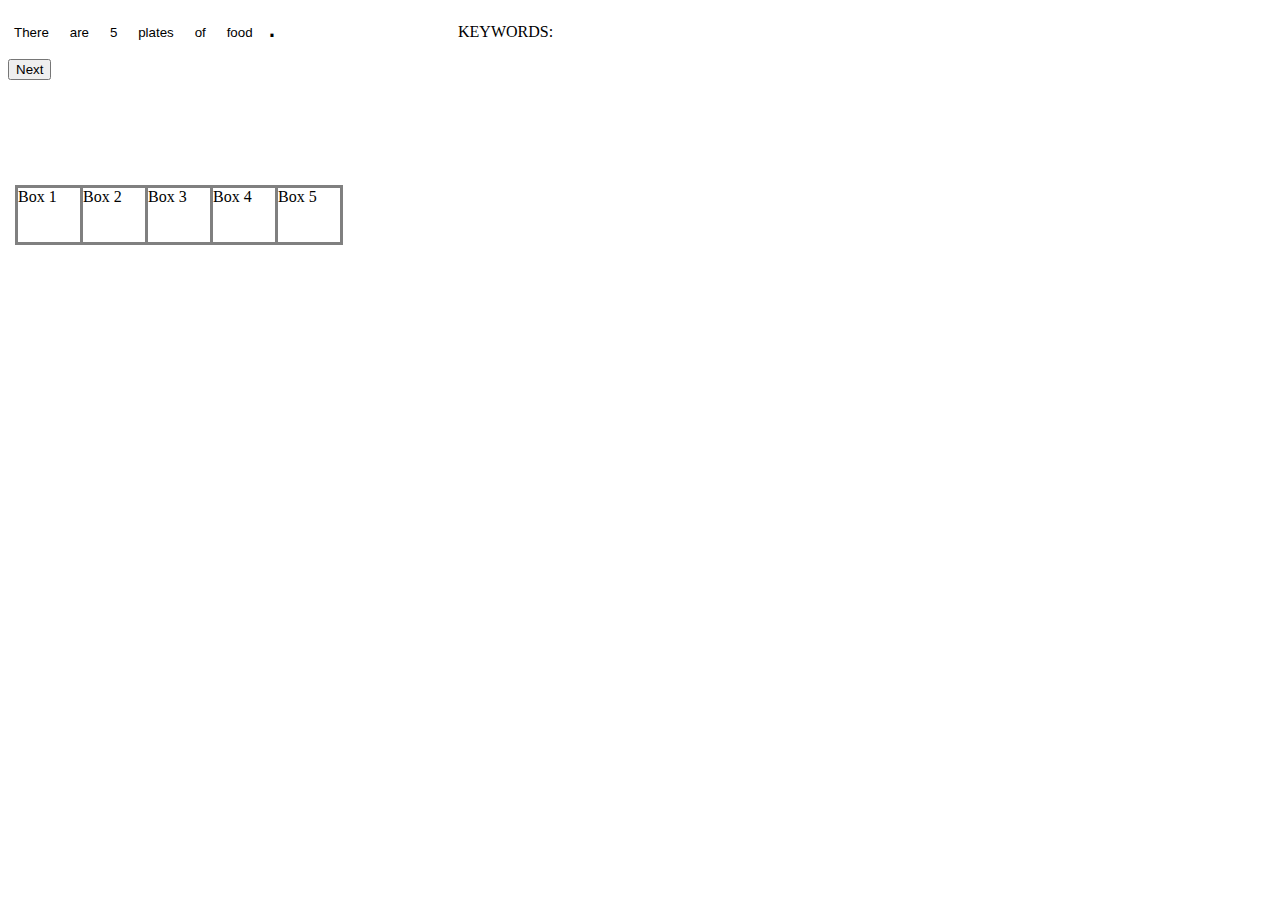
<file: p1.html>
<!doctype html>
<html lang="en">
   <head>
      <meta charset="utf-8"  />
      <title>SEEP Website</title>
      <link rel="stylesheet" href="main.css">
   </head>
   <body>
      <font face="Arial" size="6" color="black">
         <button class="link" onclick="highlight(this.innerHTML)">There</button> 
         <button class="link" onclick="highlight(this.innerHTML)">are</button> 
         <button class="link" onclick="highlight(this.innerHTML)">5</button> 
         <button class="link" onclick="highlight(this.innerHTML)">plates</button> 
         <button class="link" onclick="highlight(this.innerHTML)">of</button> 
         <button class="link" onclick="highlight(this.innerHTML)">food</button>
         .
         </br>
         <div id="qnsplace" />
      </font>
      <button id ="NextBtn" onclick="continuequestison()">Next</button>
      <div id="keywordsplace" />
 
      <section id="keywordbox">
         KEYWORDS: 
      </section>
      <section id="box">
         Box 1
      </section>
      <section id="box1">
         Box 2
      </section>
      <section id="box2">
         Box 3
      </section>
      <section id="box3">
         Box 4
      </section>
      <section id="box4">
         Box 5
      </section>
      <section id="boxno3">
         <img id="no3" src="DIP Graphics/3.png">
      </section>
      <section id="boxno15">
         <img id="no15" src="DIP Graphics/15.png">
      </section>
      <section id="boxno3a">
         <img id="no3a" src="DIP Graphics/3.png">
      </section>
      <section id="rightbox">
         <img id="boxmodel" src="DIP Graphics/boxmodel.jpg">
         <img id="boxmodel1" src="DIP Graphics/boxmodel.jpg">
         <img id="boxmodel2" src="DIP Graphics/boxmodel.jpg">
         <img id="boxmodel3" src="DIP Graphics/boxmodel.jpg">
         <img id="boxmodel4" src="DIP Graphics/boxmodel.jpg">
         <img id="totalpiesmodel" src="DIP Graphics/totalpies.png">
      </section>
      <section id="boxtotalpies">
      </section>

		<script src="p1.js"></script>

   </body>
</html>
</file>
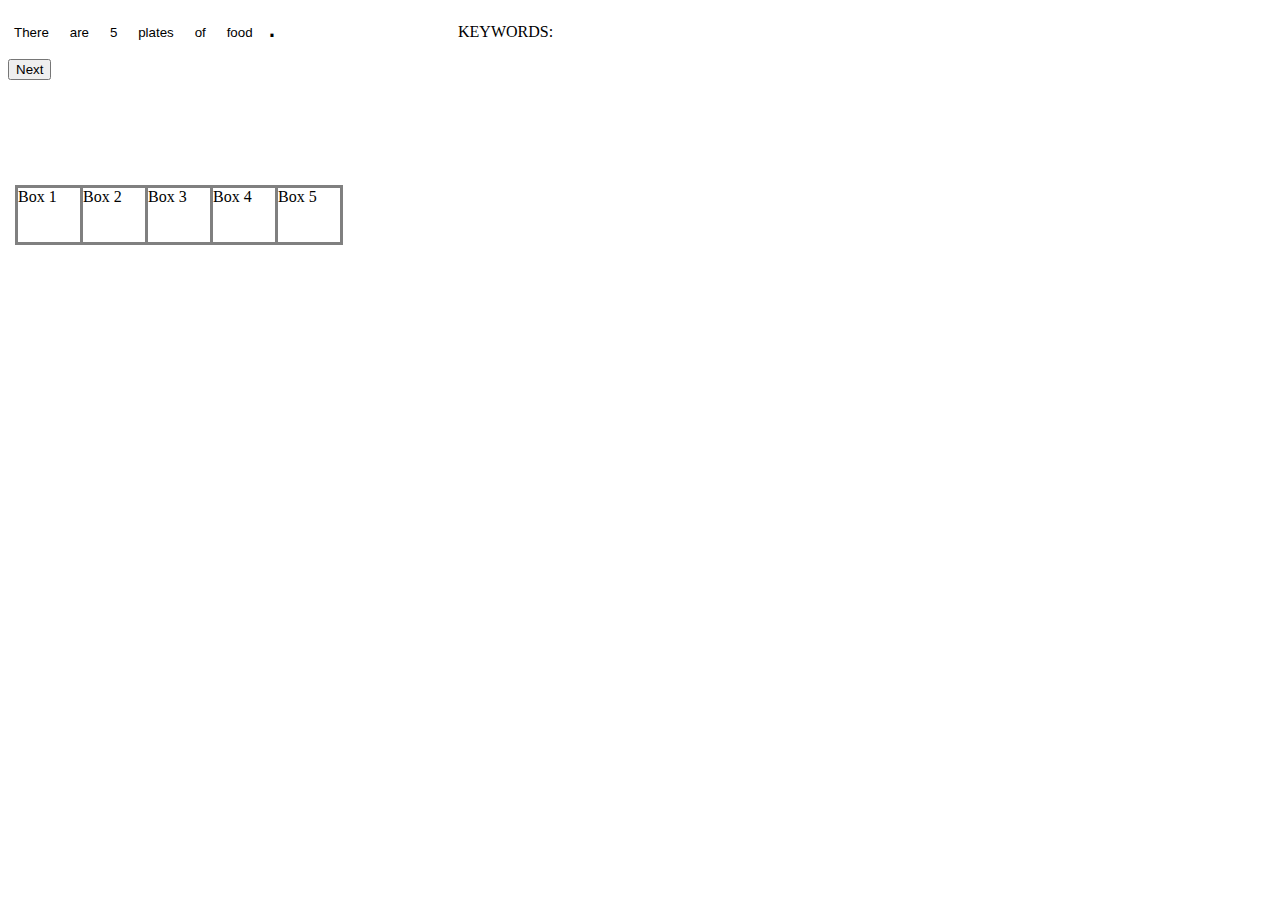
<file: p2.html>
<!doctype html>
<html lang="en">
   <head>
      <meta charset="utf-8"  />
      <title>SEEP Website</title>
      <link rel="stylesheet" href="main.css">
      <script src="p1.js"></script>
    </head>
   <body>
      <font face="Arial" size="6" color="black">
         <button class="link" onclick="highlight(this.innerHTML)">There</button>
         <button class="link" onclick="highlight(this.innerHTML)">are</button> 
         <button class="link" onclick="highlight(this.innerHTML)">5</button>
         <button class="link" onclick="highlight(this.innerHTML)">plates</button> 
         <button class="link" onclick="highlight(this.innerHTML)">of</button>
         <button class="link" onclick="highlight(this.innerHTML)">food</button>
         .
         </br>
         <div id="qnsplace">
         </div>
      </font>
      <button id ="NextBtn" onclick="continuequestion()">Next</button>
      <div id="keywordsplace">
      </div>
      <script>
         var counter = 0;
         function continuequestion(){
         		mypic = document.getElementById('boxmodel')
         		mypic1 = document.getElementById('boxmodel1')
         		mypic2 = document.getElementById('boxmodel2')
         		mypic3 = document.getElementById('boxmodel3')
         		mypic4 = document.getElementById('boxmodel4')
         		var qns = document.createElement('qns')
         		NextBtn = document.getElementById('NextBtn');
         		if(counter == 0)
         		{
         			mypic.style.visibility = 'visible';
         			mypic1.style.visibility = 'visible';
         			mypic2.style.visibility = 'visible';
         			mypic3.style.visibility = 'visible';
         			mypic4.style.visibility = 'visible';
         		}
         		if(counter == 1)
         		{
         			qns.innerHTML = "<button class=\"\link\"\ onclick=\"\highlight(this.innerHTML)\"\>Each</button>" +
         			"<button class=\"\link\"\ onclick=\"\highlight(this.innerHTML)\"\>plate</button>" +
         			"<button class=\"\link\"\ onclick=\"\highlight(this.innerHTML)\"\>has</button>" +
         			"<button class=\"\link\"\ onclick=\"\highlight(this.innerHTML)\"\>3</button>" +
         			"<button class=\"\link\"\ onclick=\"\highlight(this.innerHTML)\"\>pies</button>" +
         			".</br>";
         			no3a.style.visibility = 'visible';
         		}
         		if(counter == 2)
         		{
         			qns.innerHTML += "<button class=\"\link\"\ onclick=\"\highlight(this.innerHTML)\"\>How</button>" +
         			"<button class=\"\link\"\ onclick=\"\highlight(this.innerHTML)\"\>many</button>" +
         			"<button class=\"\link\"\ onclick=\"\highlight(this.innerHTML)\"\>pies</button>" +
         			"<button class=\"\link\"\ onclick=\"\highlight(this.innerHTML)\"\>are</button>" +
         			"<button class=\"\link\"\ onclick=\"\highlight(this.innerHTML)\"\>there</button>" +
         			"<button class=\"\link\"\ onclick=\"\highlight(this.innerHTML)\"\>altogether</button>" +
         			"?</br>";	
         			NextBtn.style.visibility = 'hidden';
         		}
         		document.getElementById("qnsplace").appendChild(qns);
         		counter++;
         }
         function highlight(keywordsss){
         	//add keywords if u need must add in array
         	var keyword = document.createElement('keyword');
         	keyword.innerHTML = keywordsss + " ";
         	document.getElementById("keywordbox").appendChild(keyword);
         }
         	
      </script>
      <section id="keywordbox">
         KEYWORDS: 
      </section>
      <section id="box">
         Box 1
      </section>
      <section id="box1">
         Box 2
      </section>
      <section id="box2">
         Box 3
      </section>
      <section id="box3">
         Box 4
      </section>
      <section id="box4">
         Box 5
      </section>
      <section id="boxno3">
         <img id="no3" src="DIP Graphics/3.png">
      </section>
      <section id="boxno15">
         <img id="no15" src="DIP Graphics/15.png">
      </section>
      <section id="boxno3a">
         <img id="no3a" src="DIP Graphics/3.png">
      </section>
      <section id="rightbox">
         <img id="boxmodel" src="DIP Graphics/boxmodel.jpg">
         <img id="boxmodel1" src="DIP Graphics/boxmodel.jpg">
         <img id="boxmodel2" src="DIP Graphics/boxmodel.jpg">
         <img id="boxmodel3" src="DIP Graphics/boxmodel.jpg">
         <img id="boxmodel4" src="DIP Graphics/boxmodel.jpg">
         <img id="totalpiesmodel" src="DIP Graphics/totalpies.png">
      </section>
      <section id="boxtotalpies">
      </section>
   </body>
</html>
</style>
<script>
   function doFirst() {
     no3 = document.getElementById('no3');
     no3.style.visibility = 'hidden';
     
     no3a = document.getElementById('no3a');
     no3a.style.visibility = 'hidden';
     
     no15 = document.getElementById('no15');
     no15.style.visibility = 'hidden';
     
     mypic = document.getElementById('boxmodel');
     mypic1 = document.getElementById('boxmodel1');
     mypic2 = document.getElementById('boxmodel2');
     mypic3 = document.getElementById('boxmodel3');
     mypic4 = document.getElementById('boxmodel4');
    mypic.style.visibility = 'hidden';
    mypic1.style.visibility = 'hidden';
    mypic2.style.visibility = 'hidden';
    mypic3.style.visibility = 'hidden';
    mypic4.style.visibility = 'hidden';
     mypic.addEventListener("dragstart", startDrag, false);
     mypic.addEventListener("dragend", endDrag, false);
     mypic1.addEventListener("dragstart", startDrag, false);
     mypic1.addEventListener("dragend", endDrag, false);
     mypic2.addEventListener("dragstart", startDrag, false);
     mypic2.addEventListener("dragend", endDrag, false);
     mypic3.addEventListener("dragstart", startDrag, false);
     mypic3.addEventListener("dragend", endDrag, false);
     mypic4.addEventListener("dragstart", startDrag, false);
     mypic4.addEventListener("dragend", endDrag, false);
     
     box = document.getElementById('box');
     box.addEventListener("dragenter", dragenter, false);
     box.addEventListener("dragleave", dragleave, false);
     box.addEventListener("dragover", function(e){e.preventDefault();}, false);
     box.addEventListener("drop", dropped, false);
     box1 = document.getElementById('box1');
     box1.addEventListener("dragenter", dragenter, false);
     box1.addEventListener("dragleave", dragleave, false);
     box1.addEventListener("dragover", function(e){e.preventDefault();}, false);
     box1.addEventListener("drop", dropped, false);
     box2 = document.getElementById('box2');
     box2.addEventListener("dragenter", dragenter, false);
     box2.addEventListener("dragleave", dragleave, false);
     box2.addEventListener("dragover", function(e){e.preventDefault();}, false);
     box2.addEventListener("drop", dropped, false);
     box3 = document.getElementById('box3');
     box3.addEventListener("dragenter", dragenter, false);
     box3.addEventListener("dragleave", dragleave, false);
     box3.addEventListener("dragover", function(e){e.preventDefault();}, false);
     box3.addEventListener("drop", dropped, false);
     box4 = document.getElementById('box4');
     box4.addEventListener("dragenter", dragenter, false);
     box4.addEventListener("dragleave", dragleave, false);
     box4.addEventListener("dragover", function(e){e.preventDefault();}, false);
     box4.addEventListener("drop", dropped, false);
     
     totalpiesmodel = document.getElementById('totalpiesmodel');
     totalpiesmodel.addEventListener("dragstart", startDragtotal, false);
     totalpiesmodel.addEventListener("dragend", endDrag, false);
     totalpiesmodel.style.visibility = 'hidden';
     
     boxtotalpies = document.getElementById('boxtotalpies');
     boxtotalpies.addEventListener("dragenter", dragenter, false);
     boxtotalpies.addEventListener("dragleave", dragleave, false);
     boxtotalpies.addEventListener("dragover", function(e){e.preventDefault();}, false);
     boxtotalpies.addEventListener("drop", droppedtotal, false);
     boxtotalpies.style.visibility = 'hidden';
   }
   success = false;
   function startDragtotal(e){
    var labelcode = '<img src="DIP Graphics/totalpies.png">';
    e.dataTransfer.setData('labelText', labelcode);
   }
   function droppedtotal(e){
    e.preventDefault();
    e.target.innerHTML = e.dataTransfer.getData('labelText');
     success = true;
   }
   function endDrag(e){
    pic = e.target;
    if (success == true){
    pic.style.visibility = 'hidden';
    success = false;
   }
   }
   function dragenter(e){
    e.preventDefault();
    //e.target.style.background="SkyBlue";
    //e.target.style.border="3px solid red";
    //for highlighting if u wan but got error
   }
   function dragleave(e){
    e.preventDefault();
    //e.target.style.background="White";
    //e.target.style.border="3px solid blue";
   }
   function startDrag(e){
    var code = '<img src="DIP Graphics/boxmodel.jpg">';
    e.dataTransfer.setData('Text', code);
   }
   function dropped(e){
    e.preventDefault();
    success = true;
    e.target.innerHTML = e.dataTransfer.getData('Text');
    no3.style.visibility = 'visible';
    no3a.style.visibility = 'hidden';
    if (box.innerHTML == e.dataTransfer.getData('Text') && box1.innerHTML == e.dataTransfer.getData('Text')
    && box2.innerHTML == e.dataTransfer.getData('Text') && box3.innerHTML == e.dataTransfer.getData('Text')
    && box4.innerHTML == e.dataTransfer.getData('Text')){
     no15.style.visibility = 'visible';
     totalpiesmodel.style.visibility = 'visible';
     boxtotalpies.style.visibility = 'visible';
    }
   }
   window.addEventListener("load", doFirst, false);
</script>
</file>
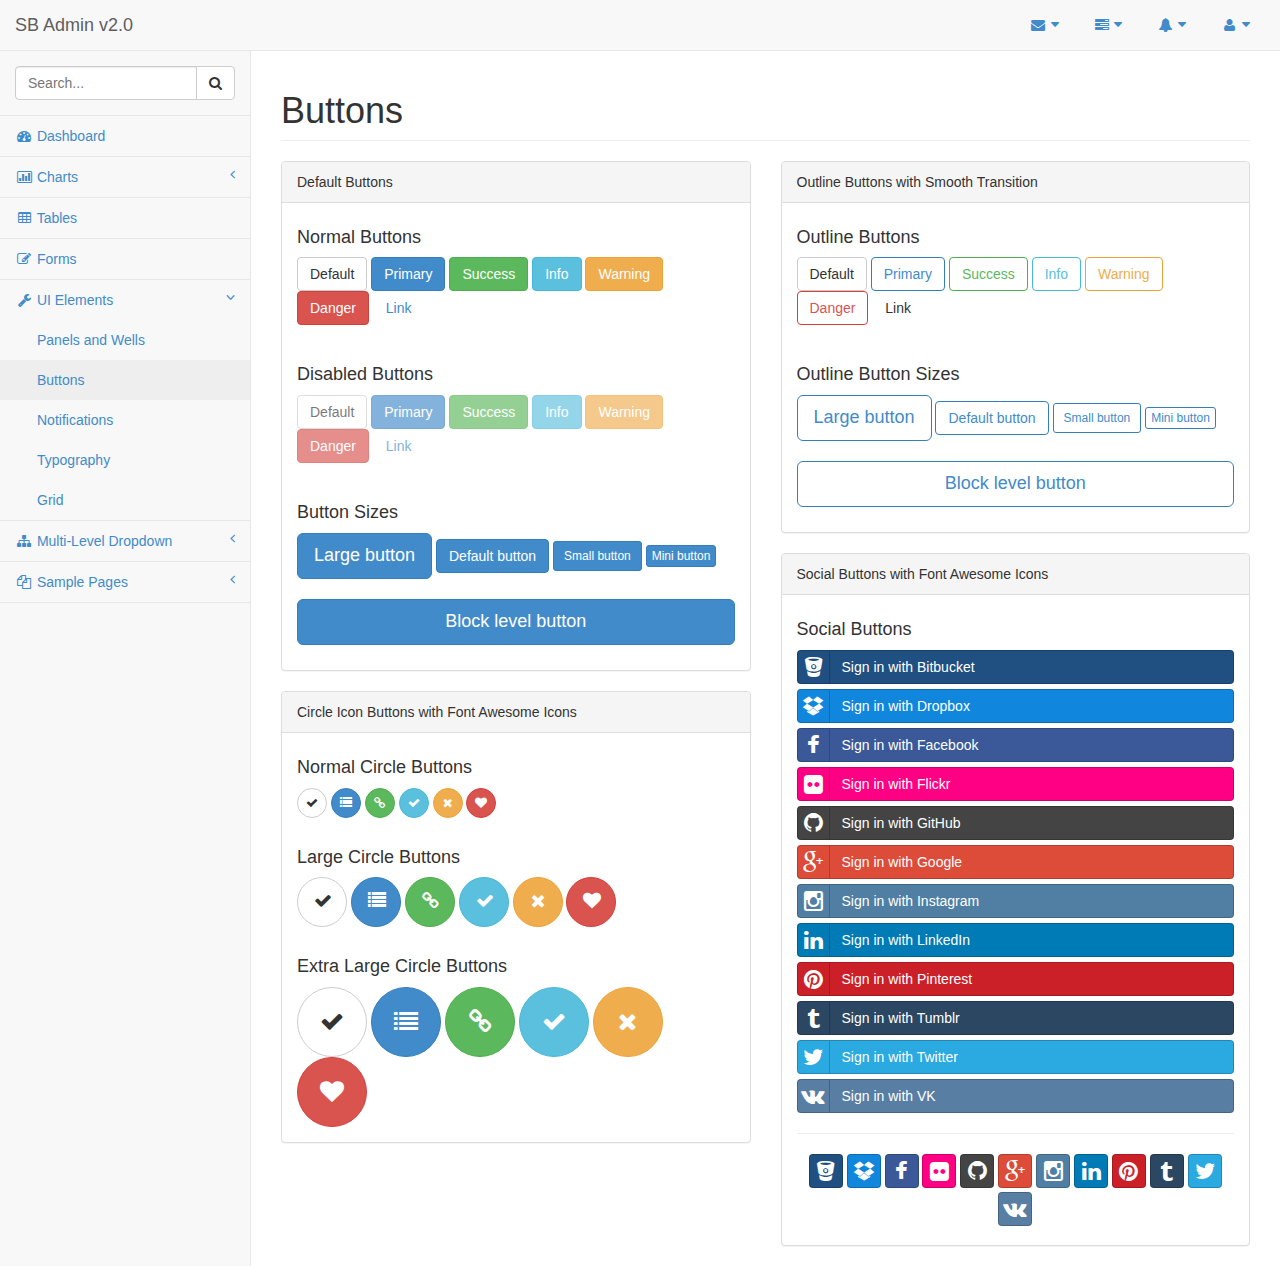
<file: Working/buttons.html>
<!DOCTYPE html>
<html lang="en">

<head>

    <meta charset="utf-8">
    <meta http-equiv="X-UA-Compatible" content="IE=edge">
    <meta name="viewport" content="width=device-width, initial-scale=1">
    <meta name="description" content="">
    <meta name="author" content="">

    <title>SB Admin 2 - Bootstrap Admin Theme</title>

    <!-- Bootstrap Core CSS -->
    <link href="css/bootstrap.min.css" rel="stylesheet">

    <!-- MetisMenu CSS -->
    <link href="css/plugins/metisMenu/metisMenu.min.css" rel="stylesheet">

    <!-- Social Buttons CSS -->
    <link href="css/plugins/social-buttons.css" rel="stylesheet">

    <!-- Custom CSS -->
    <link href="css/sb-admin-2.css" rel="stylesheet">

    <!-- Custom Fonts -->
    <link href="font-awesome-4.1.0/css/font-awesome.min.css" rel="stylesheet" type="text/css">

    <!-- HTML5 Shim and Respond.js IE8 support of HTML5 elements and media queries -->
    <!-- WARNING: Respond.js doesn't work if you view the page via file:// -->
    <!--[if lt IE 9]>
        <script src="https://oss.maxcdn.com/libs/html5shiv/3.7.0/html5shiv.js"></script>
        <script src="https://oss.maxcdn.com/libs/respond.js/1.4.2/respond.min.js"></script>
    <![endif]-->

</head>

<body>

    <div id="wrapper">

        <!-- Navigation -->
        <nav class="navbar navbar-default navbar-static-top" role="navigation" style="margin-bottom: 0">
            <div class="navbar-header">
                <button type="button" class="navbar-toggle" data-toggle="collapse" data-target=".navbar-collapse">
                    <span class="sr-only">Toggle navigation</span>
                    <span class="icon-bar"></span>
                    <span class="icon-bar"></span>
                    <span class="icon-bar"></span>
                </button>
                <a class="navbar-brand" href="index.html">SB Admin v2.0</a>
            </div>
            <!-- /.navbar-header -->

            <ul class="nav navbar-top-links navbar-right">
                <li class="dropdown">
                    <a class="dropdown-toggle" data-toggle="dropdown" href="#">
                        <i class="fa fa-envelope fa-fw"></i>  <i class="fa fa-caret-down"></i>
                    </a>
                    <ul class="dropdown-menu dropdown-messages">
                        <li>
                            <a href="#">
                                <div>
                                    <strong>John Smith</strong>
                                    <span class="pull-right text-muted">
                                        <em>Yesterday</em>
                                    </span>
                                </div>
                                <div>Lorem ipsum dolor sit amet, consectetur adipiscing elit. Pellentesque eleifend...</div>
                            </a>
                        </li>
                        <li class="divider"></li>
                        <li>
                            <a href="#">
                                <div>
                                    <strong>John Smith</strong>
                                    <span class="pull-right text-muted">
                                        <em>Yesterday</em>
                                    </span>
                                </div>
                                <div>Lorem ipsum dolor sit amet, consectetur adipiscing elit. Pellentesque eleifend...</div>
                            </a>
                        </li>
                        <li class="divider"></li>
                        <li>
                            <a href="#">
                                <div>
                                    <strong>John Smith</strong>
                                    <span class="pull-right text-muted">
                                        <em>Yesterday</em>
                                    </span>
                                </div>
                                <div>Lorem ipsum dolor sit amet, consectetur adipiscing elit. Pellentesque eleifend...</div>
                            </a>
                        </li>
                        <li class="divider"></li>
                        <li>
                            <a class="text-center" href="#">
                                <strong>Read All Messages</strong>
                                <i class="fa fa-angle-right"></i>
                            </a>
                        </li>
                    </ul>
                    <!-- /.dropdown-messages -->
                </li>
                <!-- /.dropdown -->
                <li class="dropdown">
                    <a class="dropdown-toggle" data-toggle="dropdown" href="#">
                        <i class="fa fa-tasks fa-fw"></i>  <i class="fa fa-caret-down"></i>
                    </a>
                    <ul class="dropdown-menu dropdown-tasks">
                        <li>
                            <a href="#">
                                <div>
                                    <p>
                                        <strong>Task 1</strong>
                                        <span class="pull-right text-muted">40% Complete</span>
                                    </p>
                                    <div class="progress progress-striped active">
                                        <div class="progress-bar progress-bar-success" role="progressbar" aria-valuenow="40" aria-valuemin="0" aria-valuemax="100" style="width: 40%">
                                            <span class="sr-only">40% Complete (success)</span>
                                        </div>
                                    </div>
                                </div>
                            </a>
                        </li>
                        <li class="divider"></li>
                        <li>
                            <a href="#">
                                <div>
                                    <p>
                                        <strong>Task 2</strong>
                                        <span class="pull-right text-muted">20% Complete</span>
                                    </p>
                                    <div class="progress progress-striped active">
                                        <div class="progress-bar progress-bar-info" role="progressbar" aria-valuenow="20" aria-valuemin="0" aria-valuemax="100" style="width: 20%">
                                            <span class="sr-only">20% Complete</span>
                                        </div>
                                    </div>
                                </div>
                            </a>
                        </li>
                        <li class="divider"></li>
                        <li>
                            <a href="#">
                                <div>
                                    <p>
                                        <strong>Task 3</strong>
                                        <span class="pull-right text-muted">60% Complete</span>
                                    </p>
                                    <div class="progress progress-striped active">
                                        <div class="progress-bar progress-bar-warning" role="progressbar" aria-valuenow="60" aria-valuemin="0" aria-valuemax="100" style="width: 60%">
                                            <span class="sr-only">60% Complete (warning)</span>
                                        </div>
                                    </div>
                                </div>
                            </a>
                        </li>
                        <li class="divider"></li>
                        <li>
                            <a href="#">
                                <div>
                                    <p>
                                        <strong>Task 4</strong>
                                        <span class="pull-right text-muted">80% Complete</span>
                                    </p>
                                    <div class="progress progress-striped active">
                                        <div class="progress-bar progress-bar-danger" role="progressbar" aria-valuenow="80" aria-valuemin="0" aria-valuemax="100" style="width: 80%">
                                            <span class="sr-only">80% Complete (danger)</span>
                                        </div>
                                    </div>
                                </div>
                            </a>
                        </li>
                        <li class="divider"></li>
                        <li>
                            <a class="text-center" href="#">
                                <strong>See All Tasks</strong>
                                <i class="fa fa-angle-right"></i>
                            </a>
                        </li>
                    </ul>
                    <!-- /.dropdown-tasks -->
                </li>
                <!-- /.dropdown -->
                <li class="dropdown">
                    <a class="dropdown-toggle" data-toggle="dropdown" href="#">
                        <i class="fa fa-bell fa-fw"></i>  <i class="fa fa-caret-down"></i>
                    </a>
                    <ul class="dropdown-menu dropdown-alerts">
                        <li>
                            <a href="#">
                                <div>
                                    <i class="fa fa-comment fa-fw"></i> New Comment
                                    <span class="pull-right text-muted small">4 minutes ago</span>
                                </div>
                            </a>
                        </li>
                        <li class="divider"></li>
                        <li>
                            <a href="#">
                                <div>
                                    <i class="fa fa-twitter fa-fw"></i> 3 New Followers
                                    <span class="pull-right text-muted small">12 minutes ago</span>
                                </div>
                            </a>
                        </li>
                        <li class="divider"></li>
                        <li>
                            <a href="#">
                                <div>
                                    <i class="fa fa-envelope fa-fw"></i> Message Sent
                                    <span class="pull-right text-muted small">4 minutes ago</span>
                                </div>
                            </a>
                        </li>
                        <li class="divider"></li>
                        <li>
                            <a href="#">
                                <div>
                                    <i class="fa fa-tasks fa-fw"></i> New Task
                                    <span class="pull-right text-muted small">4 minutes ago</span>
                                </div>
                            </a>
                        </li>
                        <li class="divider"></li>
                        <li>
                            <a href="#">
                                <div>
                                    <i class="fa fa-upload fa-fw"></i> Server Rebooted
                                    <span class="pull-right text-muted small">4 minutes ago</span>
                                </div>
                            </a>
                        </li>
                        <li class="divider"></li>
                        <li>
                            <a class="text-center" href="#">
                                <strong>See All Alerts</strong>
                                <i class="fa fa-angle-right"></i>
                            </a>
                        </li>
                    </ul>
                    <!-- /.dropdown-alerts -->
                </li>
                <!-- /.dropdown -->
                <li class="dropdown">
                    <a class="dropdown-toggle" data-toggle="dropdown" href="#">
                        <i class="fa fa-user fa-fw"></i>  <i class="fa fa-caret-down"></i>
                    </a>
                    <ul class="dropdown-menu dropdown-user">
                        <li><a href="#"><i class="fa fa-user fa-fw"></i> User Profile</a>
                        </li>
                        <li><a href="#"><i class="fa fa-gear fa-fw"></i> Settings</a>
                        </li>
                        <li class="divider"></li>
                        <li><a href="login.html"><i class="fa fa-sign-out fa-fw"></i> Logout</a>
                        </li>
                    </ul>
                    <!-- /.dropdown-user -->
                </li>
                <!-- /.dropdown -->
            </ul>
            <!-- /.navbar-top-links -->

            <div class="navbar-default sidebar" role="navigation">
                <div class="sidebar-nav navbar-collapse">
                    <ul class="nav" id="side-menu">
                        <li class="sidebar-search">
                            <div class="input-group custom-search-form">
                                <input type="text" class="form-control" placeholder="Search...">
                                <span class="input-group-btn">
                                <button class="btn btn-default" type="button">
                                    <i class="fa fa-search"></i>
                                </button>
                            </span>
                            </div>
                            <!-- /input-group -->
                        </li>
                        <li>
                            <a href="index.html"><i class="fa fa-dashboard fa-fw"></i> Dashboard</a>
                        </li>
                        <li>
                            <a href="#"><i class="fa fa-bar-chart-o fa-fw"></i> Charts<span class="fa arrow"></span></a>
                            <ul class="nav nav-second-level">
                                <li>
                                    <a href="flot.html">Flot Charts</a>
                                </li>
                                <li>
                                    <a href="morris.html">Morris.js Charts</a>
                                </li>
                            </ul>
                            <!-- /.nav-second-level -->
                        </li>
                        <li>
                            <a href="tables.html"><i class="fa fa-table fa-fw"></i> Tables</a>
                        </li>
                        <li>
                            <a href="forms.html"><i class="fa fa-edit fa-fw"></i> Forms</a>
                        </li>
                        <li class="active">
                            <a href="#"><i class="fa fa-wrench fa-fw"></i> UI Elements<span class="fa arrow"></span></a>
                            <ul class="nav nav-second-level">
                                <li>
                                    <a href="panels-wells.html">Panels and Wells</a>
                                </li>
                                <li>
                                    <a class="active" href="buttons.html">Buttons</a>
                                </li>
                                <li>
                                    <a href="notifications.html">Notifications</a>
                                </li>
                                <li>
                                    <a href="typography.html">Typography</a>
                                </li>
                                <li>
                                    <a href="grid.html">Grid</a>
                                </li>
                            </ul>
                            <!-- /.nav-second-level -->
                        </li>
                        <li>
                            <a href="#"><i class="fa fa-sitemap fa-fw"></i> Multi-Level Dropdown<span class="fa arrow"></span></a>
                            <ul class="nav nav-second-level">
                                <li>
                                    <a href="#">Second Level Item</a>
                                </li>
                                <li>
                                    <a href="#">Second Level Item</a>
                                </li>
                                <li>
                                    <a href="#">Third Level <span class="fa arrow"></span></a>
                                    <ul class="nav nav-third-level">
                                        <li>
                                            <a href="#">Third Level Item</a>
                                        </li>
                                        <li>
                                            <a href="#">Third Level Item</a>
                                        </li>
                                        <li>
                                            <a href="#">Third Level Item</a>
                                        </li>
                                        <li>
                                            <a href="#">Third Level Item</a>
                                        </li>
                                    </ul>
                                    <!-- /.nav-third-level -->
                                </li>
                            </ul>
                            <!-- /.nav-second-level -->
                        </li>
                        <li>
                            <a href="#"><i class="fa fa-files-o fa-fw"></i> Sample Pages<span class="fa arrow"></span></a>
                            <ul class="nav nav-second-level">
                                <li>
                                    <a href="blank.html">Blank Page</a>
                                </li>
                                <li>
                                    <a href="login.html">Login Page</a>
                                </li>
                            </ul>
                            <!-- /.nav-second-level -->
                        </li>
                    </ul>
                </div>
                <!-- /.sidebar-collapse -->
            </div>
            <!-- /.navbar-static-side -->
        </nav>

        <!-- Page Content -->
        <div id="page-wrapper">
            <div class="row">
                <div class="col-lg-12">
                    <h1 class="page-header">Buttons</h1>
                </div>
                <!-- /.col-lg-12 -->
            </div>
            <!-- /.row -->
            <div class="row">
                <div class="col-lg-6">
                    <div class="panel panel-default">
                        <div class="panel-heading">
                            Default Buttons
                        </div>
                        <!-- /.panel-heading -->
                        <div class="panel-body">
                            <h4>Normal Buttons</h4>
                            <p>
                                <button type="button" class="btn btn-default">Default</button>
                                <button type="button" class="btn btn-primary">Primary</button>
                                <button type="button" class="btn btn-success">Success</button>
                                <button type="button" class="btn btn-info">Info</button>
                                <button type="button" class="btn btn-warning">Warning</button>
                                <button type="button" class="btn btn-danger">Danger</button>
                                <button type="button" class="btn btn-link">Link</button>
                            </p>
                            <br>
                            <h4>Disabled Buttons</h4>
                            <p>
                                <button type="button" class="btn btn-default disabled">Default</button>
                                <button type="button" class="btn btn-primary disabled">Primary</button>
                                <button type="button" class="btn btn-success disabled">Success</button>
                                <button type="button" class="btn btn-info disabled">Info</button>
                                <button type="button" class="btn btn-warning disabled">Warning</button>
                                <button type="button" class="btn btn-danger disabled">Danger</button>
                                <button type="button" class="btn btn-link disabled">Link</button>
                            </p>
                            <br>
                            <h4>Button Sizes</h4>
                            <p>
                                <button type="button" class="btn btn-primary btn-lg">Large button</button>
                                <button type="button" class="btn btn-primary">Default button</button>
                                <button type="button" class="btn btn-primary btn-sm">Small button</button>
                                <button type="button" class="btn btn-primary btn-xs">Mini button</button>
                                <br>
                                <br>
                                <button type="button" class="btn btn-primary btn-lg btn-block">Block level button</button>
                            </p>
                        </div>
                        <!-- /.panel-body -->
                    </div>
                    <!-- /.panel -->
                    <div class="panel panel-default">
                        <div class="panel-heading">
                            Circle Icon Buttons with Font Awesome Icons
                        </div>
                        <!-- /.panel-heading -->
                        <div class="panel-body">
                            <h4>Normal Circle Buttons</h4>
                            <button type="button" class="btn btn-default btn-circle"><i class="fa fa-check"></i>
                            </button>
                            <button type="button" class="btn btn-primary btn-circle"><i class="fa fa-list"></i>
                            </button>
                            <button type="button" class="btn btn-success btn-circle"><i class="fa fa-link"></i>
                            </button>
                            <button type="button" class="btn btn-info btn-circle"><i class="fa fa-check"></i>
                            </button>
                            <button type="button" class="btn btn-warning btn-circle"><i class="fa fa-times"></i>
                            </button>
                            <button type="button" class="btn btn-danger btn-circle"><i class="fa fa-heart"></i>
                            </button>
                            <br>
                            <br>
                            <h4>Large Circle Buttons</h4>
                            <button type="button" class="btn btn-default btn-circle btn-lg"><i class="fa fa-check"></i>
                            </button>
                            <button type="button" class="btn btn-primary btn-circle btn-lg"><i class="fa fa-list"></i>
                            </button>
                            <button type="button" class="btn btn-success btn-circle btn-lg"><i class="fa fa-link"></i>
                            </button>
                            <button type="button" class="btn btn-info btn-circle btn-lg"><i class="fa fa-check"></i>
                            </button>
                            <button type="button" class="btn btn-warning btn-circle btn-lg"><i class="fa fa-times"></i>
                            </button>
                            <button type="button" class="btn btn-danger btn-circle btn-lg"><i class="fa fa-heart"></i>
                            </button>
                            <br>
                            <br>
                            <h4>Extra Large Circle Buttons</h4>
                            <button type="button" class="btn btn-default btn-circle btn-xl"><i class="fa fa-check"></i>
                            </button>
                            <button type="button" class="btn btn-primary btn-circle btn-xl"><i class="fa fa-list"></i>
                            </button>
                            <button type="button" class="btn btn-success btn-circle btn-xl"><i class="fa fa-link"></i>
                            </button>
                            <button type="button" class="btn btn-info btn-circle btn-xl"><i class="fa fa-check"></i>
                            </button>
                            <button type="button" class="btn btn-warning btn-circle btn-xl"><i class="fa fa-times"></i>
                            </button>
                            <button type="button" class="btn btn-danger btn-circle btn-xl"><i class="fa fa-heart"></i>
                            </button>
                        </div>
                        <!-- /.panel-body -->
                    </div>
                    <!-- /.panel -->
                </div>
                <!-- /.col-lg-6 -->
                <div class="col-lg-6">
                    <div class="panel panel-default">
                        <div class="panel-heading">
                            Outline Buttons with Smooth Transition
                        </div>
                        <!-- /.panel-heading -->
                        <div class="panel-body">
                            <h4>Outline Buttons</h4>
                            <p>
                                <button type="button" class="btn btn-outline btn-default">Default</button>
                                <button type="button" class="btn btn-outline btn-primary">Primary</button>
                                <button type="button" class="btn btn-outline btn-success">Success</button>
                                <button type="button" class="btn btn-outline btn-info">Info</button>
                                <button type="button" class="btn btn-outline btn-warning">Warning</button>
                                <button type="button" class="btn btn-outline btn-danger">Danger</button>
                                <button type="button" class="btn btn-outline btn-link">Link</button>
                            </p>
                            <br>
                            <h4>Outline Button Sizes</h4>
                            <p>
                                <button type="button" class="btn btn-outline btn-primary btn-lg">Large button</button>
                                <button type="button" class="btn btn-outline btn-primary">Default button</button>
                                <button type="button" class="btn btn-outline btn-primary btn-sm">Small button</button>
                                <button type="button" class="btn btn-outline btn-primary btn-xs">Mini button</button>
                                <br>
                                <br>
                                <button type="button" class="btn btn-outline btn-primary btn-lg btn-block">Block level button</button>
                            </p>
                        </div>
                        <!-- /.panel-body -->
                    </div>
                    <!-- /.panel -->
                    <div class="panel panel-default">
                        <div class="panel-heading">
                            Social Buttons with Font Awesome Icons
                        </div>
                        <!-- /.panel-heading -->
                        <div class="panel-body">
                            <h4>Social Buttons</h4>
                            <a class="btn btn-block btn-social btn-bitbucket">
                                <i class="fa fa-bitbucket"></i> Sign in with Bitbucket
                            </a>
                            <a class="btn btn-block btn-social btn-dropbox">
                                <i class="fa fa-dropbox"></i> Sign in with Dropbox
                            </a>
                            <a class="btn btn-block btn-social btn-facebook">
                                <i class="fa fa-facebook"></i> Sign in with Facebook
                            </a>
                            <a class="btn btn-block btn-social btn-flickr">
                                <i class="fa fa-flickr"></i> Sign in with Flickr
                            </a>
                            <a class="btn btn-block btn-social btn-github">
                                <i class="fa fa-github"></i> Sign in with GitHub
                            </a>
                            <a class="btn btn-block btn-social btn-google-plus">
                                <i class="fa fa-google-plus"></i> Sign in with Google
                            </a>
                            <a class="btn btn-block btn-social btn-instagram">
                                <i class="fa fa-instagram"></i> Sign in with Instagram
                            </a>
                            <a class="btn btn-block btn-social btn-linkedin">
                                <i class="fa fa-linkedin"></i> Sign in with LinkedIn
                            </a>
                            <a class="btn btn-block btn-social btn-pinterest">
                                <i class="fa fa-pinterest"></i> Sign in with Pinterest
                            </a>
                            <a class="btn btn-block btn-social btn-tumblr">
                                <i class="fa fa-tumblr"></i> Sign in with Tumblr
                            </a>
                            <a class="btn btn-block btn-social btn-twitter">
                                <i class="fa fa-twitter"></i> Sign in with Twitter
                            </a>
                            <a class="btn btn-block btn-social btn-vk">
                                <i class="fa fa-vk"></i> Sign in with VK
                            </a>

                            <hr>

                            <div class="text-center">
                                <a class="btn btn-social-icon btn-bitbucket"><i class="fa fa-bitbucket"></i></a>
                                <a class="btn btn-social-icon btn-dropbox"><i class="fa fa-dropbox"></i></a>
                                <a class="btn btn-social-icon btn-facebook"><i class="fa fa-facebook"></i></a>
                                <a class="btn btn-social-icon btn-flickr"><i class="fa fa-flickr"></i></a>
                                <a class="btn btn-social-icon btn-github"><i class="fa fa-github"></i></a>
                                <a class="btn btn-social-icon btn-google-plus"><i class="fa fa-google-plus"></i></a>
                                <a class="btn btn-social-icon btn-instagram"><i class="fa fa-instagram"></i></a>
                                <a class="btn btn-social-icon btn-linkedin"><i class="fa fa-linkedin"></i></a>
                                <a class="btn btn-social-icon btn-pinterest"><i class="fa fa-pinterest"></i></a>
                                <a class="btn btn-social-icon btn-tumblr"><i class="fa fa-tumblr"></i></a>
                                <a class="btn btn-social-icon btn-twitter"><i class="fa fa-twitter"></i></a>
                                <a class="btn btn-social-icon btn-vk"><i class="fa fa-vk"></i></a>
                            </div>
                        </div>
                        <!-- /.panel-body -->
                    </div>
                    <!-- /.panel -->
                </div>
                <!-- /.col-lg-6 -->
            </div>
            <!-- /.row -->
        </div>
        <!-- /#page-wrapper -->

    </div>
    <!-- /#wrapper -->

    <!-- jQuery Version 1.11.0 -->
    <script src="js/jquery-1.11.0.js"></script>

    <!-- Bootstrap Core JavaScript -->
    <script src="js/bootstrap.min.js"></script>

    <!-- Metis Menu Plugin JavaScript -->
    <script src="js/plugins/metisMenu/metisMenu.min.js"></script>

    <!-- Custom Theme JavaScript -->
    <script src="js/sb-admin-2.js"></script>

</body>

</html>
</file>
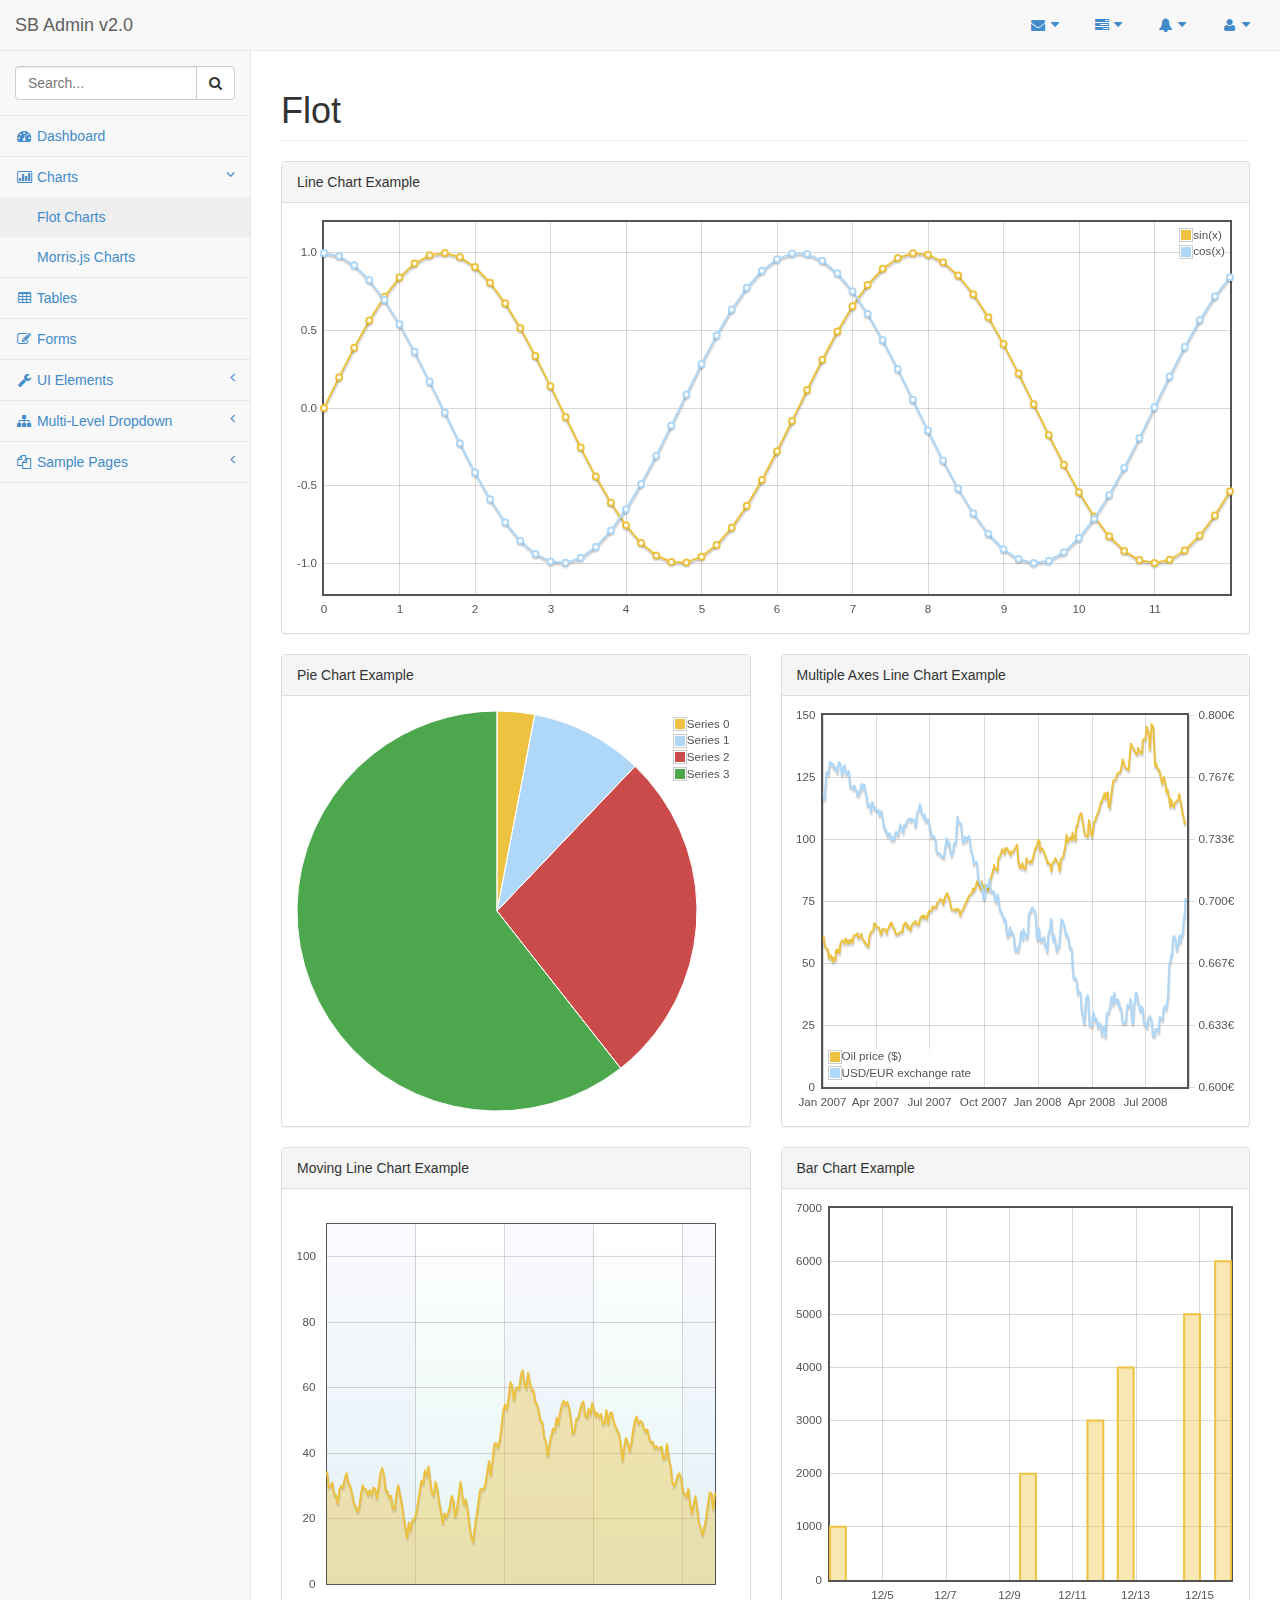
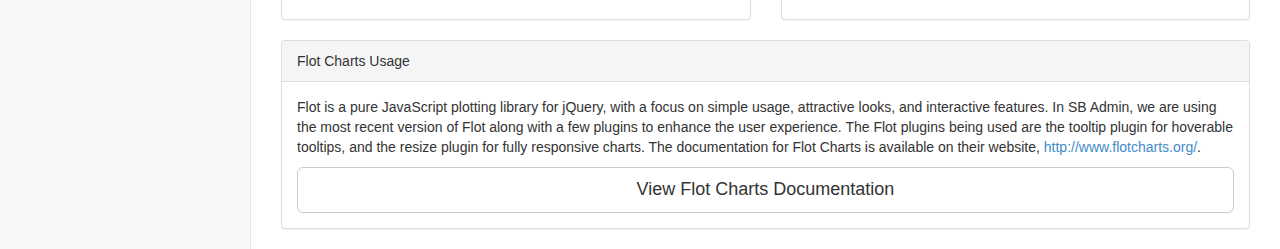
<file: Working/flot.html>
<!DOCTYPE html>
<html lang="en">

<head>

    <meta charset="utf-8">
    <meta http-equiv="X-UA-Compatible" content="IE=edge">
    <meta name="viewport" content="width=device-width, initial-scale=1">
    <meta name="description" content="">
    <meta name="author" content="">

    <title>SB Admin 2 - Bootstrap Admin Theme</title>

    <!-- Bootstrap Core CSS -->
    <link href="css/bootstrap.min.css" rel="stylesheet">

    <!-- MetisMenu CSS -->
    <link href="css/plugins/metisMenu/metisMenu.min.css" rel="stylesheet">

    <!-- Timeline CSS -->
    <link href="css/plugins/timeline.css" rel="stylesheet">

    <!-- Custom CSS -->
    <link href="css/sb-admin-2.css" rel="stylesheet">

    <!-- Morris Charts CSS -->
    <link href="css/plugins/morris.css" rel="stylesheet">

    <!-- Custom Fonts -->
    <link href="font-awesome-4.1.0/css/font-awesome.min.css" rel="stylesheet" type="text/css">

    <!-- HTML5 Shim and Respond.js IE8 support of HTML5 elements and media queries -->
    <!-- WARNING: Respond.js doesn't work if you view the page via file:// -->
    <!--[if lt IE 9]>
        <script src="https://oss.maxcdn.com/libs/html5shiv/3.7.0/html5shiv.js"></script>
        <script src="https://oss.maxcdn.com/libs/respond.js/1.4.2/respond.min.js"></script>
    <![endif]-->

</head>

<body>

    <div id="wrapper">

        <!-- Navigation -->
        <nav class="navbar navbar-default navbar-static-top" role="navigation" style="margin-bottom: 0">
            <div class="navbar-header">
                <button type="button" class="navbar-toggle" data-toggle="collapse" data-target=".navbar-collapse">
                    <span class="sr-only">Toggle navigation</span>
                    <span class="icon-bar"></span>
                    <span class="icon-bar"></span>
                    <span class="icon-bar"></span>
                </button>
                <a class="navbar-brand" href="index.html">SB Admin v2.0</a>
            </div>
            <!-- /.navbar-header -->

            <ul class="nav navbar-top-links navbar-right">
                <li class="dropdown">
                    <a class="dropdown-toggle" data-toggle="dropdown" href="#">
                        <i class="fa fa-envelope fa-fw"></i>  <i class="fa fa-caret-down"></i>
                    </a>
                    <ul class="dropdown-menu dropdown-messages">
                        <li>
                            <a href="#">
                                <div>
                                    <strong>John Smith</strong>
                                    <span class="pull-right text-muted">
                                        <em>Yesterday</em>
                                    </span>
                                </div>
                                <div>Lorem ipsum dolor sit amet, consectetur adipiscing elit. Pellentesque eleifend...</div>
                            </a>
                        </li>
                        <li class="divider"></li>
                        <li>
                            <a href="#">
                                <div>
                                    <strong>John Smith</strong>
                                    <span class="pull-right text-muted">
                                        <em>Yesterday</em>
                                    </span>
                                </div>
                                <div>Lorem ipsum dolor sit amet, consectetur adipiscing elit. Pellentesque eleifend...</div>
                            </a>
                        </li>
                        <li class="divider"></li>
                        <li>
                            <a href="#">
                                <div>
                                    <strong>John Smith</strong>
                                    <span class="pull-right text-muted">
                                        <em>Yesterday</em>
                                    </span>
                                </div>
                                <div>Lorem ipsum dolor sit amet, consectetur adipiscing elit. Pellentesque eleifend...</div>
                            </a>
                        </li>
                        <li class="divider"></li>
                        <li>
                            <a class="text-center" href="#">
                                <strong>Read All Messages</strong>
                                <i class="fa fa-angle-right"></i>
                            </a>
                        </li>
                    </ul>
                    <!-- /.dropdown-messages -->
                </li>
                <!-- /.dropdown -->
                <li class="dropdown">
                    <a class="dropdown-toggle" data-toggle="dropdown" href="#">
                        <i class="fa fa-tasks fa-fw"></i>  <i class="fa fa-caret-down"></i>
                    </a>
                    <ul class="dropdown-menu dropdown-tasks">
                        <li>
                            <a href="#">
                                <div>
                                    <p>
                                        <strong>Task 1</strong>
                                        <span class="pull-right text-muted">40% Complete</span>
                                    </p>
                                    <div class="progress progress-striped active">
                                        <div class="progress-bar progress-bar-success" role="progressbar" aria-valuenow="40" aria-valuemin="0" aria-valuemax="100" style="width: 40%">
                                            <span class="sr-only">40% Complete (success)</span>
                                        </div>
                                    </div>
                                </div>
                            </a>
                        </li>
                        <li class="divider"></li>
                        <li>
                            <a href="#">
                                <div>
                                    <p>
                                        <strong>Task 2</strong>
                                        <span class="pull-right text-muted">20% Complete</span>
                                    </p>
                                    <div class="progress progress-striped active">
                                        <div class="progress-bar progress-bar-info" role="progressbar" aria-valuenow="20" aria-valuemin="0" aria-valuemax="100" style="width: 20%">
                                            <span class="sr-only">20% Complete</span>
                                        </div>
                                    </div>
                                </div>
                            </a>
                        </li>
                        <li class="divider"></li>
                        <li>
                            <a href="#">
                                <div>
                                    <p>
                                        <strong>Task 3</strong>
                                        <span class="pull-right text-muted">60% Complete</span>
                                    </p>
                                    <div class="progress progress-striped active">
                                        <div class="progress-bar progress-bar-warning" role="progressbar" aria-valuenow="60" aria-valuemin="0" aria-valuemax="100" style="width: 60%">
                                            <span class="sr-only">60% Complete (warning)</span>
                                        </div>
                                    </div>
                                </div>
                            </a>
                        </li>
                        <li class="divider"></li>
                        <li>
                            <a href="#">
                                <div>
                                    <p>
                                        <strong>Task 4</strong>
                                        <span class="pull-right text-muted">80% Complete</span>
                                    </p>
                                    <div class="progress progress-striped active">
                                        <div class="progress-bar progress-bar-danger" role="progressbar" aria-valuenow="80" aria-valuemin="0" aria-valuemax="100" style="width: 80%">
                                            <span class="sr-only">80% Complete (danger)</span>
                                        </div>
                                    </div>
                                </div>
                            </a>
                        </li>
                        <li class="divider"></li>
                        <li>
                            <a class="text-center" href="#">
                                <strong>See All Tasks</strong>
                                <i class="fa fa-angle-right"></i>
                            </a>
                        </li>
                    </ul>
                    <!-- /.dropdown-tasks -->
                </li>
                <!-- /.dropdown -->
                <li class="dropdown">
                    <a class="dropdown-toggle" data-toggle="dropdown" href="#">
                        <i class="fa fa-bell fa-fw"></i>  <i class="fa fa-caret-down"></i>
                    </a>
                    <ul class="dropdown-menu dropdown-alerts">
                        <li>
                            <a href="#">
                                <div>
                                    <i class="fa fa-comment fa-fw"></i> New Comment
                                    <span class="pull-right text-muted small">4 minutes ago</span>
                                </div>
                            </a>
                        </li>
                        <li class="divider"></li>
                        <li>
                            <a href="#">
                                <div>
                                    <i class="fa fa-twitter fa-fw"></i> 3 New Followers
                                    <span class="pull-right text-muted small">12 minutes ago</span>
                                </div>
                            </a>
                        </li>
                        <li class="divider"></li>
                        <li>
                            <a href="#">
                                <div>
                                    <i class="fa fa-envelope fa-fw"></i> Message Sent
                                    <span class="pull-right text-muted small">4 minutes ago</span>
                                </div>
                            </a>
                        </li>
                        <li class="divider"></li>
                        <li>
                            <a href="#">
                                <div>
                                    <i class="fa fa-tasks fa-fw"></i> New Task
                                    <span class="pull-right text-muted small">4 minutes ago</span>
                                </div>
                            </a>
                        </li>
                        <li class="divider"></li>
                        <li>
                            <a href="#">
                                <div>
                                    <i class="fa fa-upload fa-fw"></i> Server Rebooted
                                    <span class="pull-right text-muted small">4 minutes ago</span>
                                </div>
                            </a>
                        </li>
                        <li class="divider"></li>
                        <li>
                            <a class="text-center" href="#">
                                <strong>See All Alerts</strong>
                                <i class="fa fa-angle-right"></i>
                            </a>
                        </li>
                    </ul>
                    <!-- /.dropdown-alerts -->
                </li>
                <!-- /.dropdown -->
                <li class="dropdown">
                    <a class="dropdown-toggle" data-toggle="dropdown" href="#">
                        <i class="fa fa-user fa-fw"></i>  <i class="fa fa-caret-down"></i>
                    </a>
                    <ul class="dropdown-menu dropdown-user">
                        <li><a href="#"><i class="fa fa-user fa-fw"></i> User Profile</a>
                        </li>
                        <li><a href="#"><i class="fa fa-gear fa-fw"></i> Settings</a>
                        </li>
                        <li class="divider"></li>
                        <li><a href="login.html"><i class="fa fa-sign-out fa-fw"></i> Logout</a>
                        </li>
                    </ul>
                    <!-- /.dropdown-user -->
                </li>
                <!-- /.dropdown -->
            </ul>
            <!-- /.navbar-top-links -->

            <div class="navbar-default sidebar" role="navigation">
                <div class="sidebar-nav navbar-collapse">
                    <ul class="nav" id="side-menu">
                        <li class="sidebar-search">
                            <div class="input-group custom-search-form">
                                <input type="text" class="form-control" placeholder="Search...">
                                <span class="input-group-btn">
                                <button class="btn btn-default" type="button">
                                    <i class="fa fa-search"></i>
                                </button>
                            </span>
                            </div>
                            <!-- /input-group -->
                        </li>
                        <li>
                            <a href="index.html"><i class="fa fa-dashboard fa-fw"></i> Dashboard</a>
                        </li>
                        <li class="active">
                            <a href="#"><i class="fa fa-bar-chart-o fa-fw"></i> Charts<span class="fa arrow"></span></a>
                            <ul class="nav nav-second-level">
                                <li>
                                    <a class="active" href="flot.html">Flot Charts</a>
                                </li>
                                <li>
                                    <a href="morris.html">Morris.js Charts</a>
                                </li>
                            </ul>
                            <!-- /.nav-second-level -->
                        </li>
                        <li>
                            <a href="tables.html"><i class="fa fa-table fa-fw"></i> Tables</a>
                        </li>
                        <li>
                            <a href="forms.html"><i class="fa fa-edit fa-fw"></i> Forms</a>
                        </li>
                        <li>
                            <a href="#"><i class="fa fa-wrench fa-fw"></i> UI Elements<span class="fa arrow"></span></a>
                            <ul class="nav nav-second-level">
                                <li>
                                    <a href="panels-wells.html">Panels and Wells</a>
                                </li>
                                <li>
                                    <a href="buttons.html">Buttons</a>
                                </li>
                                <li>
                                    <a href="notifications.html">Notifications</a>
                                </li>
                                <li>
                                    <a href="typography.html">Typography</a>
                                </li>
                                <li>
                                    <a href="grid.html">Grid</a>
                                </li>
                            </ul>
                            <!-- /.nav-second-level -->
                        </li>
                        <li>
                            <a href="#"><i class="fa fa-sitemap fa-fw"></i> Multi-Level Dropdown<span class="fa arrow"></span></a>
                            <ul class="nav nav-second-level">
                                <li>
                                    <a href="#">Second Level Item</a>
                                </li>
                                <li>
                                    <a href="#">Second Level Item</a>
                                </li>
                                <li>
                                    <a href="#">Third Level <span class="fa arrow"></span></a>
                                    <ul class="nav nav-third-level">
                                        <li>
                                            <a href="#">Third Level Item</a>
                                        </li>
                                        <li>
                                            <a href="#">Third Level Item</a>
                                        </li>
                                        <li>
                                            <a href="#">Third Level Item</a>
                                        </li>
                                        <li>
                                            <a href="#">Third Level Item</a>
                                        </li>
                                    </ul>
                                    <!-- /.nav-third-level -->
                                </li>
                            </ul>
                            <!-- /.nav-second-level -->
                        </li>
                        <li>
                            <a href="#"><i class="fa fa-files-o fa-fw"></i> Sample Pages<span class="fa arrow"></span></a>
                            <ul class="nav nav-second-level">
                                <li>
                                    <a href="blank.html">Blank Page</a>
                                </li>
                                <li>
                                    <a href="login.html">Login Page</a>
                                </li>
                            </ul>
                            <!-- /.nav-second-level -->
                        </li>
                    </ul>
                </div>
                <!-- /.sidebar-collapse -->
            </div>
            <!-- /.navbar-static-side -->
        </nav>

        <div id="page-wrapper">
            <div class="row">
                <div class="col-lg-12">
                    <h1 class="page-header">Flot</h1>
                </div>
                <!-- /.col-lg-12 -->
            </div>
            <!-- /.row -->
            <div class="row">
                <div class="col-lg-12">
                    <div class="panel panel-default">
                        <div class="panel-heading">
                            Line Chart Example
                        </div>
                        <!-- /.panel-heading -->
                        <div class="panel-body">
                            <div class="flot-chart">
                                <div class="flot-chart-content" id="flot-line-chart"></div>
                            </div>
                        </div>
                        <!-- /.panel-body -->
                    </div>
                    <!-- /.panel -->
                </div>
                <!-- /.col-lg-12 -->
                <div class="col-lg-6">
                    <div class="panel panel-default">
                        <div class="panel-heading">
                            Pie Chart Example
                        </div>
                        <!-- /.panel-heading -->
                        <div class="panel-body">
                            <div class="flot-chart">
                                <div class="flot-chart-content" id="flot-pie-chart"></div>
                            </div>
                        </div>
                        <!-- /.panel-body -->
                    </div>
                    <!-- /.panel -->
                </div>
                <!-- /.col-lg-6 -->
                <div class="col-lg-6">
                    <div class="panel panel-default">
                        <div class="panel-heading">
                            Multiple Axes Line Chart Example
                        </div>
                        <!-- /.panel-heading -->
                        <div class="panel-body">
                            <div class="flot-chart">
                                <div class="flot-chart-content" id="flot-line-chart-multi"></div>
                            </div>
                        </div>
                        <!-- /.panel-body -->
                    </div>
                    <!-- /.panel -->
                </div>
                <!-- /.col-lg-6 -->
                <div class="col-lg-6">
                    <div class="panel panel-default">
                        <div class="panel-heading">
                            Moving Line Chart Example
                        </div>
                        <!-- /.panel-heading -->
                        <div class="panel-body">
                            <div class="flot-chart">
                                <div class="flot-chart-content" id="flot-line-chart-moving"></div>
                            </div>
                        </div>
                        <!-- /.panel-body -->
                    </div>
                    <!-- /.panel -->
                </div>
                <!-- /.col-lg-6 -->
                <div class="col-lg-6">
                    <div class="panel panel-default">
                        <div class="panel-heading">
                            Bar Chart Example
                        </div>
                        <!-- /.panel-heading -->
                        <div class="panel-body">
                            <div class="flot-chart">
                                <div class="flot-chart-content" id="flot-bar-chart"></div>
                            </div>
                        </div>
                        <!-- /.panel-body -->
                    </div>
                    <!-- /.panel -->
                </div>
                <!-- /.col-lg-6 -->
                <div class="col-lg-12">
                    <div class="panel panel-default">
                        <div class="panel-heading">
                            Flot Charts Usage
                        </div>
                        <!-- /.panel-heading -->
                        <div class="panel-body">
                            <p>Flot is a pure JavaScript plotting library for jQuery, with a focus on simple usage, attractive looks, and interactive features. In SB Admin, we are using the most recent version of Flot along with a few plugins to enhance the user experience. The Flot plugins being used are the tooltip plugin for hoverable tooltips, and the resize plugin for fully responsive charts. The documentation for Flot Charts is available on their website, <a target="_blank" href="http://www.flotcharts.org/">http://www.flotcharts.org/</a>.</p>
                            <a target="_blank" class="btn btn-default btn-lg btn-block" href="http://www.flotcharts.org/">View Flot Charts Documentation</a>
                        </div>
                        <!-- /.panel-body -->
                    </div>
                    <!-- /.panel -->
                </div>
                <!-- /.col-lg-6 -->
            </div>
            <!-- /.row -->
        </div>
        <!-- /#page-wrapper -->

    </div>
    <!-- /#wrapper -->

    <!-- jQuery Version 1.11.0 -->
    <script src="js/jquery-1.11.0.js"></script>

    <!-- Bootstrap Core JavaScript -->
    <script src="js/bootstrap.min.js"></script>

    <!-- Metis Menu Plugin JavaScript -->
    <script src="js/plugins/metisMenu/metisMenu.min.js"></script>

    <!-- Flot Charts JavaScript -->
    <script src="js/plugins/flot/excanvas.min.js"></script>
    <script src="js/plugins/flot/jquery.flot.js"></script>
    <script src="js/plugins/flot/jquery.flot.pie.js"></script>
    <script src="js/plugins/flot/jquery.flot.resize.js"></script>
    <script src="js/plugins/flot/jquery.flot.tooltip.min.js"></script>
    <script src="js/plugins/flot/flot-data.js"></script>

    <!-- Custom Theme JavaScript -->
    <script src="js/sb-admin-2.js"></script>

</body>

</html>
</file>
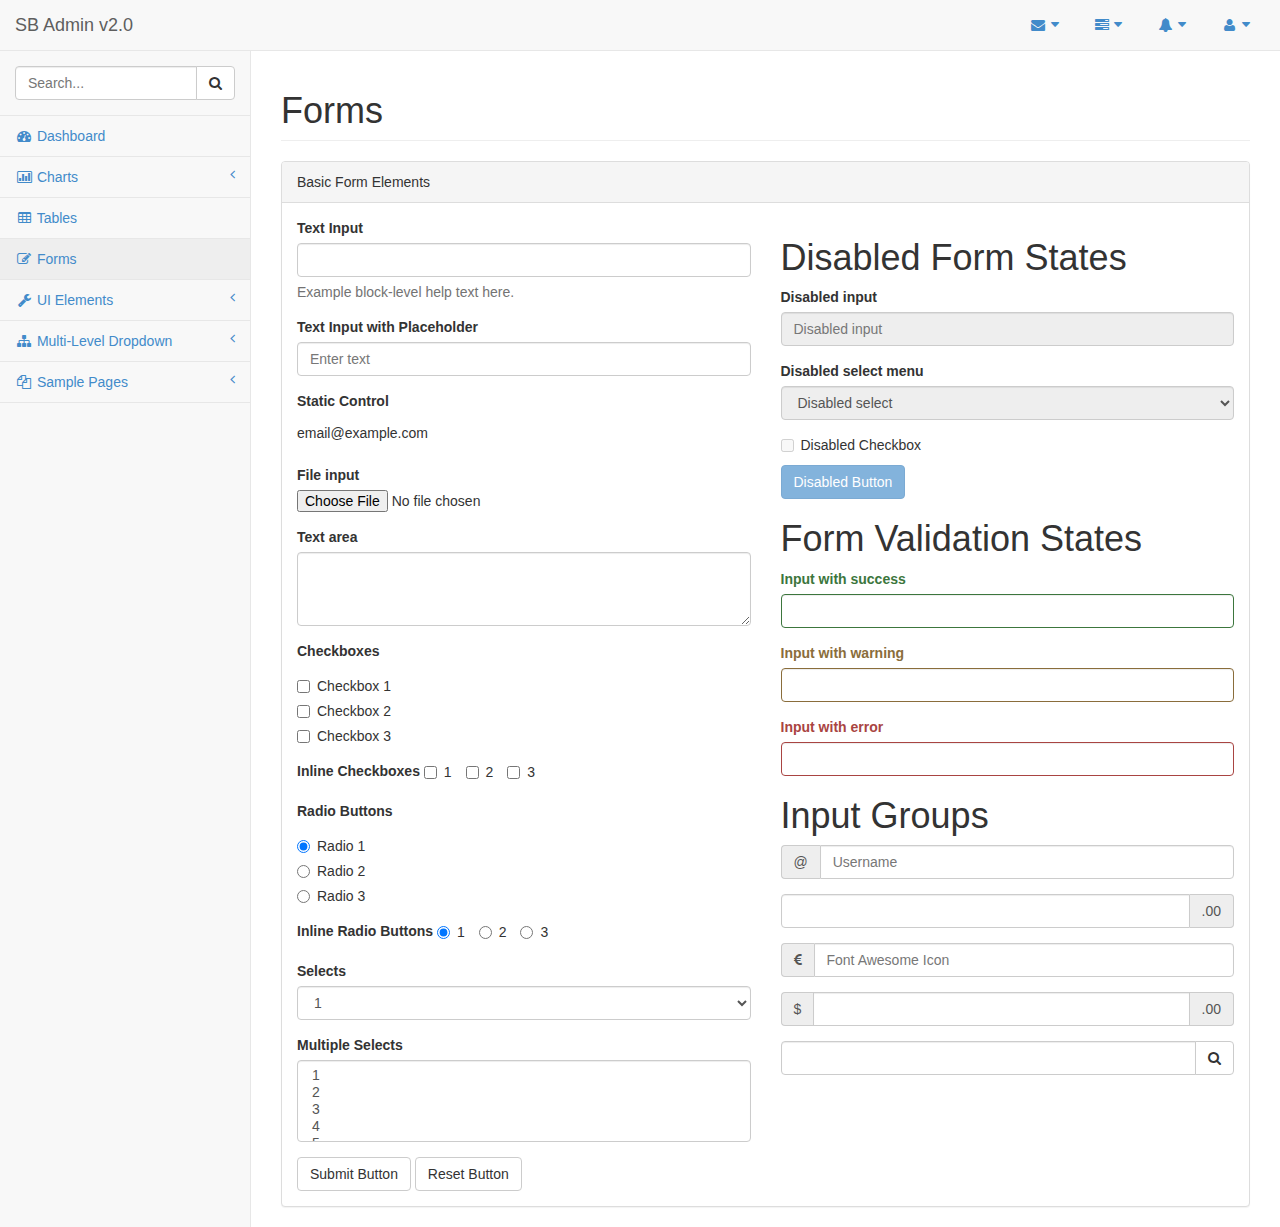
<file: Working/forms.html>
<!DOCTYPE html>
<html lang="en">

<head>

    <meta charset="utf-8">
    <meta http-equiv="X-UA-Compatible" content="IE=edge">
    <meta name="viewport" content="width=device-width, initial-scale=1">
    <meta name="description" content="">
    <meta name="author" content="">

    <title>SB Admin 2 - Bootstrap Admin Theme</title>

    <!-- Bootstrap Core CSS -->
    <link href="css/bootstrap.min.css" rel="stylesheet">

    <!-- MetisMenu CSS -->
    <link href="css/plugins/metisMenu/metisMenu.min.css" rel="stylesheet">

    <!-- Custom CSS -->
    <link href="css/sb-admin-2.css" rel="stylesheet">

    <!-- Custom Fonts -->
    <link href="font-awesome-4.1.0/css/font-awesome.min.css" rel="stylesheet" type="text/css">

    <!-- HTML5 Shim and Respond.js IE8 support of HTML5 elements and media queries -->
    <!-- WARNING: Respond.js doesn't work if you view the page via file:// -->
    <!--[if lt IE 9]>
        <script src="https://oss.maxcdn.com/libs/html5shiv/3.7.0/html5shiv.js"></script>
        <script src="https://oss.maxcdn.com/libs/respond.js/1.4.2/respond.min.js"></script>
    <![endif]-->

</head>

<body>

    <div id="wrapper">

        <!-- Navigation -->
        <nav class="navbar navbar-default navbar-static-top" role="navigation" style="margin-bottom: 0">
            <div class="navbar-header">
                <button type="button" class="navbar-toggle" data-toggle="collapse" data-target=".navbar-collapse">
                    <span class="sr-only">Toggle navigation</span>
                    <span class="icon-bar"></span>
                    <span class="icon-bar"></span>
                    <span class="icon-bar"></span>
                </button>
                <a class="navbar-brand" href="index.html">SB Admin v2.0</a>
            </div>
            <!-- /.navbar-header -->

            <ul class="nav navbar-top-links navbar-right">
                <li class="dropdown">
                    <a class="dropdown-toggle" data-toggle="dropdown" href="#">
                        <i class="fa fa-envelope fa-fw"></i>  <i class="fa fa-caret-down"></i>
                    </a>
                    <ul class="dropdown-menu dropdown-messages">
                        <li>
                            <a href="#">
                                <div>
                                    <strong>John Smith</strong>
                                    <span class="pull-right text-muted">
                                        <em>Yesterday</em>
                                    </span>
                                </div>
                                <div>Lorem ipsum dolor sit amet, consectetur adipiscing elit. Pellentesque eleifend...</div>
                            </a>
                        </li>
                        <li class="divider"></li>
                        <li>
                            <a href="#">
                                <div>
                                    <strong>John Smith</strong>
                                    <span class="pull-right text-muted">
                                        <em>Yesterday</em>
                                    </span>
                                </div>
                                <div>Lorem ipsum dolor sit amet, consectetur adipiscing elit. Pellentesque eleifend...</div>
                            </a>
                        </li>
                        <li class="divider"></li>
                        <li>
                            <a href="#">
                                <div>
                                    <strong>John Smith</strong>
                                    <span class="pull-right text-muted">
                                        <em>Yesterday</em>
                                    </span>
                                </div>
                                <div>Lorem ipsum dolor sit amet, consectetur adipiscing elit. Pellentesque eleifend...</div>
                            </a>
                        </li>
                        <li class="divider"></li>
                        <li>
                            <a class="text-center" href="#">
                                <strong>Read All Messages</strong>
                                <i class="fa fa-angle-right"></i>
                            </a>
                        </li>
                    </ul>
                    <!-- /.dropdown-messages -->
                </li>
                <!-- /.dropdown -->
                <li class="dropdown">
                    <a class="dropdown-toggle" data-toggle="dropdown" href="#">
                        <i class="fa fa-tasks fa-fw"></i>  <i class="fa fa-caret-down"></i>
                    </a>
                    <ul class="dropdown-menu dropdown-tasks">
                        <li>
                            <a href="#">
                                <div>
                                    <p>
                                        <strong>Task 1</strong>
                                        <span class="pull-right text-muted">40% Complete</span>
                                    </p>
                                    <div class="progress progress-striped active">
                                        <div class="progress-bar progress-bar-success" role="progressbar" aria-valuenow="40" aria-valuemin="0" aria-valuemax="100" style="width: 40%">
                                            <span class="sr-only">40% Complete (success)</span>
                                        </div>
                                    </div>
                                </div>
                            </a>
                        </li>
                        <li class="divider"></li>
                        <li>
                            <a href="#">
                                <div>
                                    <p>
                                        <strong>Task 2</strong>
                                        <span class="pull-right text-muted">20% Complete</span>
                                    </p>
                                    <div class="progress progress-striped active">
                                        <div class="progress-bar progress-bar-info" role="progressbar" aria-valuenow="20" aria-valuemin="0" aria-valuemax="100" style="width: 20%">
                                            <span class="sr-only">20% Complete</span>
                                        </div>
                                    </div>
                                </div>
                            </a>
                        </li>
                        <li class="divider"></li>
                        <li>
                            <a href="#">
                                <div>
                                    <p>
                                        <strong>Task 3</strong>
                                        <span class="pull-right text-muted">60% Complete</span>
                                    </p>
                                    <div class="progress progress-striped active">
                                        <div class="progress-bar progress-bar-warning" role="progressbar" aria-valuenow="60" aria-valuemin="0" aria-valuemax="100" style="width: 60%">
                                            <span class="sr-only">60% Complete (warning)</span>
                                        </div>
                                    </div>
                                </div>
                            </a>
                        </li>
                        <li class="divider"></li>
                        <li>
                            <a href="#">
                                <div>
                                    <p>
                                        <strong>Task 4</strong>
                                        <span class="pull-right text-muted">80% Complete</span>
                                    </p>
                                    <div class="progress progress-striped active">
                                        <div class="progress-bar progress-bar-danger" role="progressbar" aria-valuenow="80" aria-valuemin="0" aria-valuemax="100" style="width: 80%">
                                            <span class="sr-only">80% Complete (danger)</span>
                                        </div>
                                    </div>
                                </div>
                            </a>
                        </li>
                        <li class="divider"></li>
                        <li>
                            <a class="text-center" href="#">
                                <strong>See All Tasks</strong>
                                <i class="fa fa-angle-right"></i>
                            </a>
                        </li>
                    </ul>
                    <!-- /.dropdown-tasks -->
                </li>
                <!-- /.dropdown -->
                <li class="dropdown">
                    <a class="dropdown-toggle" data-toggle="dropdown" href="#">
                        <i class="fa fa-bell fa-fw"></i>  <i class="fa fa-caret-down"></i>
                    </a>
                    <ul class="dropdown-menu dropdown-alerts">
                        <li>
                            <a href="#">
                                <div>
                                    <i class="fa fa-comment fa-fw"></i> New Comment
                                    <span class="pull-right text-muted small">4 minutes ago</span>
                                </div>
                            </a>
                        </li>
                        <li class="divider"></li>
                        <li>
                            <a href="#">
                                <div>
                                    <i class="fa fa-twitter fa-fw"></i> 3 New Followers
                                    <span class="pull-right text-muted small">12 minutes ago</span>
                                </div>
                            </a>
                        </li>
                        <li class="divider"></li>
                        <li>
                            <a href="#">
                                <div>
                                    <i class="fa fa-envelope fa-fw"></i> Message Sent
                                    <span class="pull-right text-muted small">4 minutes ago</span>
                                </div>
                            </a>
                        </li>
                        <li class="divider"></li>
                        <li>
                            <a href="#">
                                <div>
                                    <i class="fa fa-tasks fa-fw"></i> New Task
                                    <span class="pull-right text-muted small">4 minutes ago</span>
                                </div>
                            </a>
                        </li>
                        <li class="divider"></li>
                        <li>
                            <a href="#">
                                <div>
                                    <i class="fa fa-upload fa-fw"></i> Server Rebooted
                                    <span class="pull-right text-muted small">4 minutes ago</span>
                                </div>
                            </a>
                        </li>
                        <li class="divider"></li>
                        <li>
                            <a class="text-center" href="#">
                                <strong>See All Alerts</strong>
                                <i class="fa fa-angle-right"></i>
                            </a>
                        </li>
                    </ul>
                    <!-- /.dropdown-alerts -->
                </li>
                <!-- /.dropdown -->
                <li class="dropdown">
                    <a class="dropdown-toggle" data-toggle="dropdown" href="#">
                        <i class="fa fa-user fa-fw"></i>  <i class="fa fa-caret-down"></i>
                    </a>
                    <ul class="dropdown-menu dropdown-user">
                        <li><a href="#"><i class="fa fa-user fa-fw"></i> User Profile</a>
                        </li>
                        <li><a href="#"><i class="fa fa-gear fa-fw"></i> Settings</a>
                        </li>
                        <li class="divider"></li>
                        <li><a href="login.html"><i class="fa fa-sign-out fa-fw"></i> Logout</a>
                        </li>
                    </ul>
                    <!-- /.dropdown-user -->
                </li>
                <!-- /.dropdown -->
            </ul>
            <!-- /.navbar-top-links -->

            <div class="navbar-default sidebar" role="navigation">
                <div class="sidebar-nav navbar-collapse">
                    <ul class="nav" id="side-menu">
                        <li class="sidebar-search">
                            <div class="input-group custom-search-form">
                                <input type="text" class="form-control" placeholder="Search...">
                                <span class="input-group-btn">
                                <button class="btn btn-default" type="button">
                                    <i class="fa fa-search"></i>
                                </button>
                            </span>
                            </div>
                            <!-- /input-group -->
                        </li>
                        <li>
                            <a href="index.html"><i class="fa fa-dashboard fa-fw"></i> Dashboard</a>
                        </li>
                        <li>
                            <a href="#"><i class="fa fa-bar-chart-o fa-fw"></i> Charts<span class="fa arrow"></span></a>
                            <ul class="nav nav-second-level">
                                <li>
                                    <a href="flot.html">Flot Charts</a>
                                </li>
                                <li>
                                    <a href="morris.html">Morris.js Charts</a>
                                </li>
                            </ul>
                            <!-- /.nav-second-level -->
                        </li>
                        <li>
                            <a href="tables.html"><i class="fa fa-table fa-fw"></i> Tables</a>
                        </li>
                        <li>
                            <a class="active" href="forms.html"><i class="fa fa-edit fa-fw"></i> Forms</a>
                        </li>
                        <li>
                            <a href="#"><i class="fa fa-wrench fa-fw"></i> UI Elements<span class="fa arrow"></span></a>
                            <ul class="nav nav-second-level">
                                <li>
                                    <a href="panels-wells.html">Panels and Wells</a>
                                </li>
                                <li>
                                    <a href="buttons.html">Buttons</a>
                                </li>
                                <li>
                                    <a href="notifications.html">Notifications</a>
                                </li>
                                <li>
                                    <a href="typography.html">Typography</a>
                                </li>
                                <li>
                                    <a href="grid.html">Grid</a>
                                </li>
                            </ul>
                            <!-- /.nav-second-level -->
                        </li>
                        <li>
                            <a href="#"><i class="fa fa-sitemap fa-fw"></i> Multi-Level Dropdown<span class="fa arrow"></span></a>
                            <ul class="nav nav-second-level">
                                <li>
                                    <a href="#">Second Level Item</a>
                                </li>
                                <li>
                                    <a href="#">Second Level Item</a>
                                </li>
                                <li>
                                    <a href="#">Third Level <span class="fa arrow"></span></a>
                                    <ul class="nav nav-third-level">
                                        <li>
                                            <a href="#">Third Level Item</a>
                                        </li>
                                        <li>
                                            <a href="#">Third Level Item</a>
                                        </li>
                                        <li>
                                            <a href="#">Third Level Item</a>
                                        </li>
                                        <li>
                                            <a href="#">Third Level Item</a>
                                        </li>
                                    </ul>
                                    <!-- /.nav-third-level -->
                                </li>
                            </ul>
                            <!-- /.nav-second-level -->
                        </li>
                        <li>
                            <a href="#"><i class="fa fa-files-o fa-fw"></i> Sample Pages<span class="fa arrow"></span></a>
                            <ul class="nav nav-second-level">
                                <li>
                                    <a href="blank.html">Blank Page</a>
                                </li>
                                <li>
                                    <a href="login.html">Login Page</a>
                                </li>
                            </ul>
                            <!-- /.nav-second-level -->
                        </li>
                    </ul>
                </div>
                <!-- /.sidebar-collapse -->
            </div>
            <!-- /.navbar-static-side -->
        </nav>

        <div id="page-wrapper">
            <div class="row">
                <div class="col-lg-12">
                    <h1 class="page-header">Forms</h1>
                </div>
                <!-- /.col-lg-12 -->
            </div>
            <!-- /.row -->
            <div class="row">
                <div class="col-lg-12">
                    <div class="panel panel-default">
                        <div class="panel-heading">
                            Basic Form Elements
                        </div>
                        <div class="panel-body">
                            <div class="row">
                                <div class="col-lg-6">
                                    <form role="form">
                                        <div class="form-group">
                                            <label>Text Input</label>
                                            <input class="form-control">
                                            <p class="help-block">Example block-level help text here.</p>
                                        </div>
                                        <div class="form-group">
                                            <label>Text Input with Placeholder</label>
                                            <input class="form-control" placeholder="Enter text">
                                        </div>
                                        <div class="form-group">
                                            <label>Static Control</label>
                                            <p class="form-control-static">email@example.com</p>
                                        </div>
                                        <div class="form-group">
                                            <label>File input</label>
                                            <input type="file">
                                        </div>
                                        <div class="form-group">
                                            <label>Text area</label>
                                            <textarea class="form-control" rows="3"></textarea>
                                        </div>
                                        <div class="form-group">
                                            <label>Checkboxes</label>
                                            <div class="checkbox">
                                                <label>
                                                    <input type="checkbox" value="">Checkbox 1
                                                </label>
                                            </div>
                                            <div class="checkbox">
                                                <label>
                                                    <input type="checkbox" value="">Checkbox 2
                                                </label>
                                            </div>
                                            <div class="checkbox">
                                                <label>
                                                    <input type="checkbox" value="">Checkbox 3
                                                </label>
                                            </div>
                                        </div>
                                        <div class="form-group">
                                            <label>Inline Checkboxes</label>
                                            <label class="checkbox-inline">
                                                <input type="checkbox">1
                                            </label>
                                            <label class="checkbox-inline">
                                                <input type="checkbox">2
                                            </label>
                                            <label class="checkbox-inline">
                                                <input type="checkbox">3
                                            </label>
                                        </div>
                                        <div class="form-group">
                                            <label>Radio Buttons</label>
                                            <div class="radio">
                                                <label>
                                                    <input type="radio" name="optionsRadios" id="optionsRadios1" value="option1" checked>Radio 1
                                                </label>
                                            </div>
                                            <div class="radio">
                                                <label>
                                                    <input type="radio" name="optionsRadios" id="optionsRadios2" value="option2">Radio 2
                                                </label>
                                            </div>
                                            <div class="radio">
                                                <label>
                                                    <input type="radio" name="optionsRadios" id="optionsRadios3" value="option3">Radio 3
                                                </label>
                                            </div>
                                        </div>
                                        <div class="form-group">
                                            <label>Inline Radio Buttons</label>
                                            <label class="radio-inline">
                                                <input type="radio" name="optionsRadiosInline" id="optionsRadiosInline1" value="option1" checked>1
                                            </label>
                                            <label class="radio-inline">
                                                <input type="radio" name="optionsRadiosInline" id="optionsRadiosInline2" value="option2">2
                                            </label>
                                            <label class="radio-inline">
                                                <input type="radio" name="optionsRadiosInline" id="optionsRadiosInline3" value="option3">3
                                            </label>
                                        </div>
                                        <div class="form-group">
                                            <label>Selects</label>
                                            <select class="form-control">
                                                <option>1</option>
                                                <option>2</option>
                                                <option>3</option>
                                                <option>4</option>
                                                <option>5</option>
                                            </select>
                                        </div>
                                        <div class="form-group">
                                            <label>Multiple Selects</label>
                                            <select multiple class="form-control">
                                                <option>1</option>
                                                <option>2</option>
                                                <option>3</option>
                                                <option>4</option>
                                                <option>5</option>
                                            </select>
                                        </div>
                                        <button type="submit" class="btn btn-default">Submit Button</button>
                                        <button type="reset" class="btn btn-default">Reset Button</button>
                                    </form>
                                </div>
                                <!-- /.col-lg-6 (nested) -->
                                <div class="col-lg-6">
                                    <h1>Disabled Form States</h1>
                                    <form role="form">
                                        <fieldset disabled>
                                            <div class="form-group">
                                                <label for="disabledSelect">Disabled input</label>
                                                <input class="form-control" id="disabledInput" type="text" placeholder="Disabled input" disabled>
                                            </div>
                                            <div class="form-group">
                                                <label for="disabledSelect">Disabled select menu</label>
                                                <select id="disabledSelect" class="form-control">
                                                    <option>Disabled select</option>
                                                </select>
                                            </div>
                                            <div class="checkbox">
                                                <label>
                                                    <input type="checkbox">Disabled Checkbox
                                                </label>
                                            </div>
                                            <button type="submit" class="btn btn-primary">Disabled Button</button>
                                        </fieldset>
                                    </form>
                                    <h1>Form Validation States</h1>
                                    <form role="form">
                                        <div class="form-group has-success">
                                            <label class="control-label" for="inputSuccess">Input with success</label>
                                            <input type="text" class="form-control" id="inputSuccess">
                                        </div>
                                        <div class="form-group has-warning">
                                            <label class="control-label" for="inputWarning">Input with warning</label>
                                            <input type="text" class="form-control" id="inputWarning">
                                        </div>
                                        <div class="form-group has-error">
                                            <label class="control-label" for="inputError">Input with error</label>
                                            <input type="text" class="form-control" id="inputError">
                                        </div>
                                    </form>
                                    <h1>Input Groups</h1>
                                    <form role="form">
                                        <div class="form-group input-group">
                                            <span class="input-group-addon">@</span>
                                            <input type="text" class="form-control" placeholder="Username">
                                        </div>
                                        <div class="form-group input-group">
                                            <input type="text" class="form-control">
                                            <span class="input-group-addon">.00</span>
                                        </div>
                                        <div class="form-group input-group">
                                            <span class="input-group-addon"><i class="fa fa-eur"></i>
                                            </span>
                                            <input type="text" class="form-control" placeholder="Font Awesome Icon">
                                        </div>
                                        <div class="form-group input-group">
                                            <span class="input-group-addon">$</span>
                                            <input type="text" class="form-control">
                                            <span class="input-group-addon">.00</span>
                                        </div>
                                        <div class="form-group input-group">
                                            <input type="text" class="form-control">
                                            <span class="input-group-btn">
                                                <button class="btn btn-default" type="button"><i class="fa fa-search"></i>
                                                </button>
                                            </span>
                                        </div>
                                    </form>
                                </div>
                                <!-- /.col-lg-6 (nested) -->
                            </div>
                            <!-- /.row (nested) -->
                        </div>
                        <!-- /.panel-body -->
                    </div>
                    <!-- /.panel -->
                </div>
                <!-- /.col-lg-12 -->
            </div>
            <!-- /.row -->
        </div>
        <!-- /#page-wrapper -->

    </div>
    <!-- /#wrapper -->

    <!-- jQuery Version 1.11.0 -->
    <script src="js/jquery-1.11.0.js"></script>

    <!-- Bootstrap Core JavaScript -->
    <script src="js/bootstrap.min.js"></script>

    <!-- Metis Menu Plugin JavaScript -->
    <script src="js/plugins/metisMenu/metisMenu.min.js"></script>

    <!-- Custom Theme JavaScript -->
    <script src="js/sb-admin-2.js"></script>

</body>

</html>
</file>
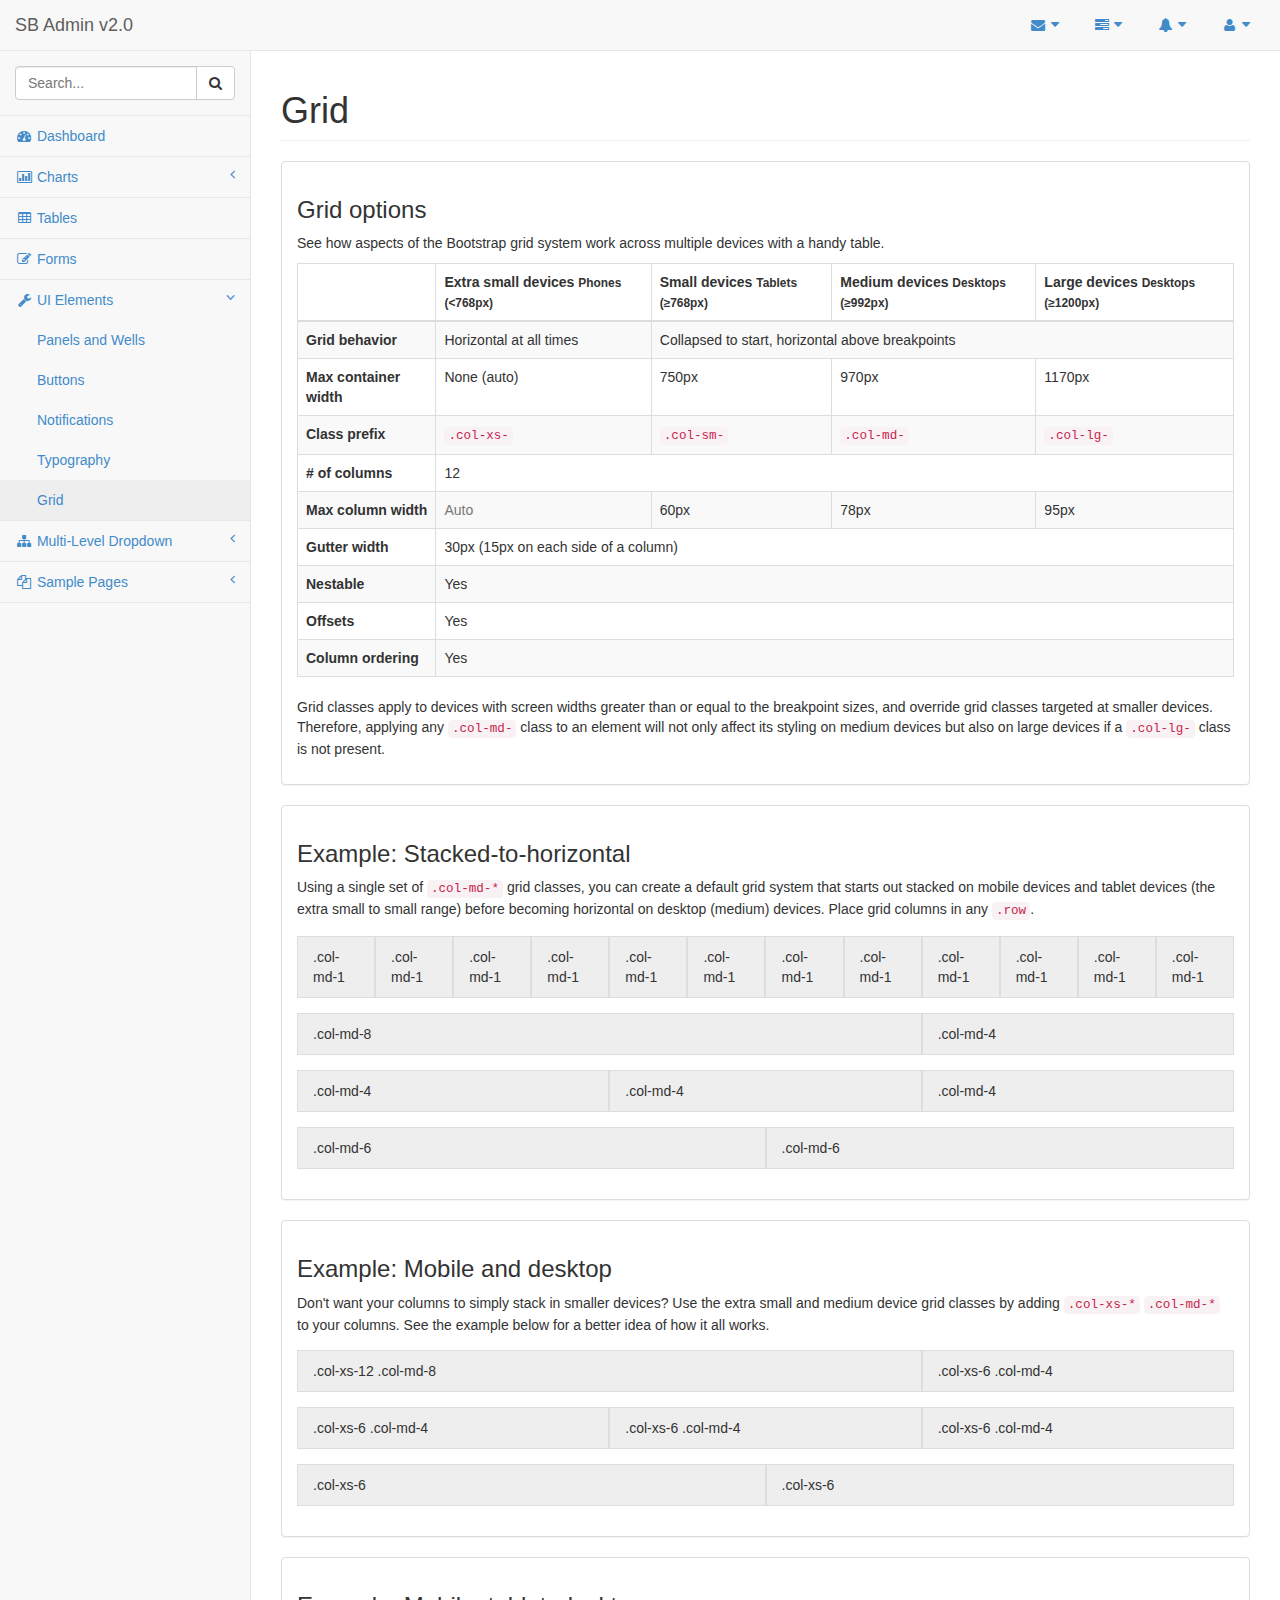
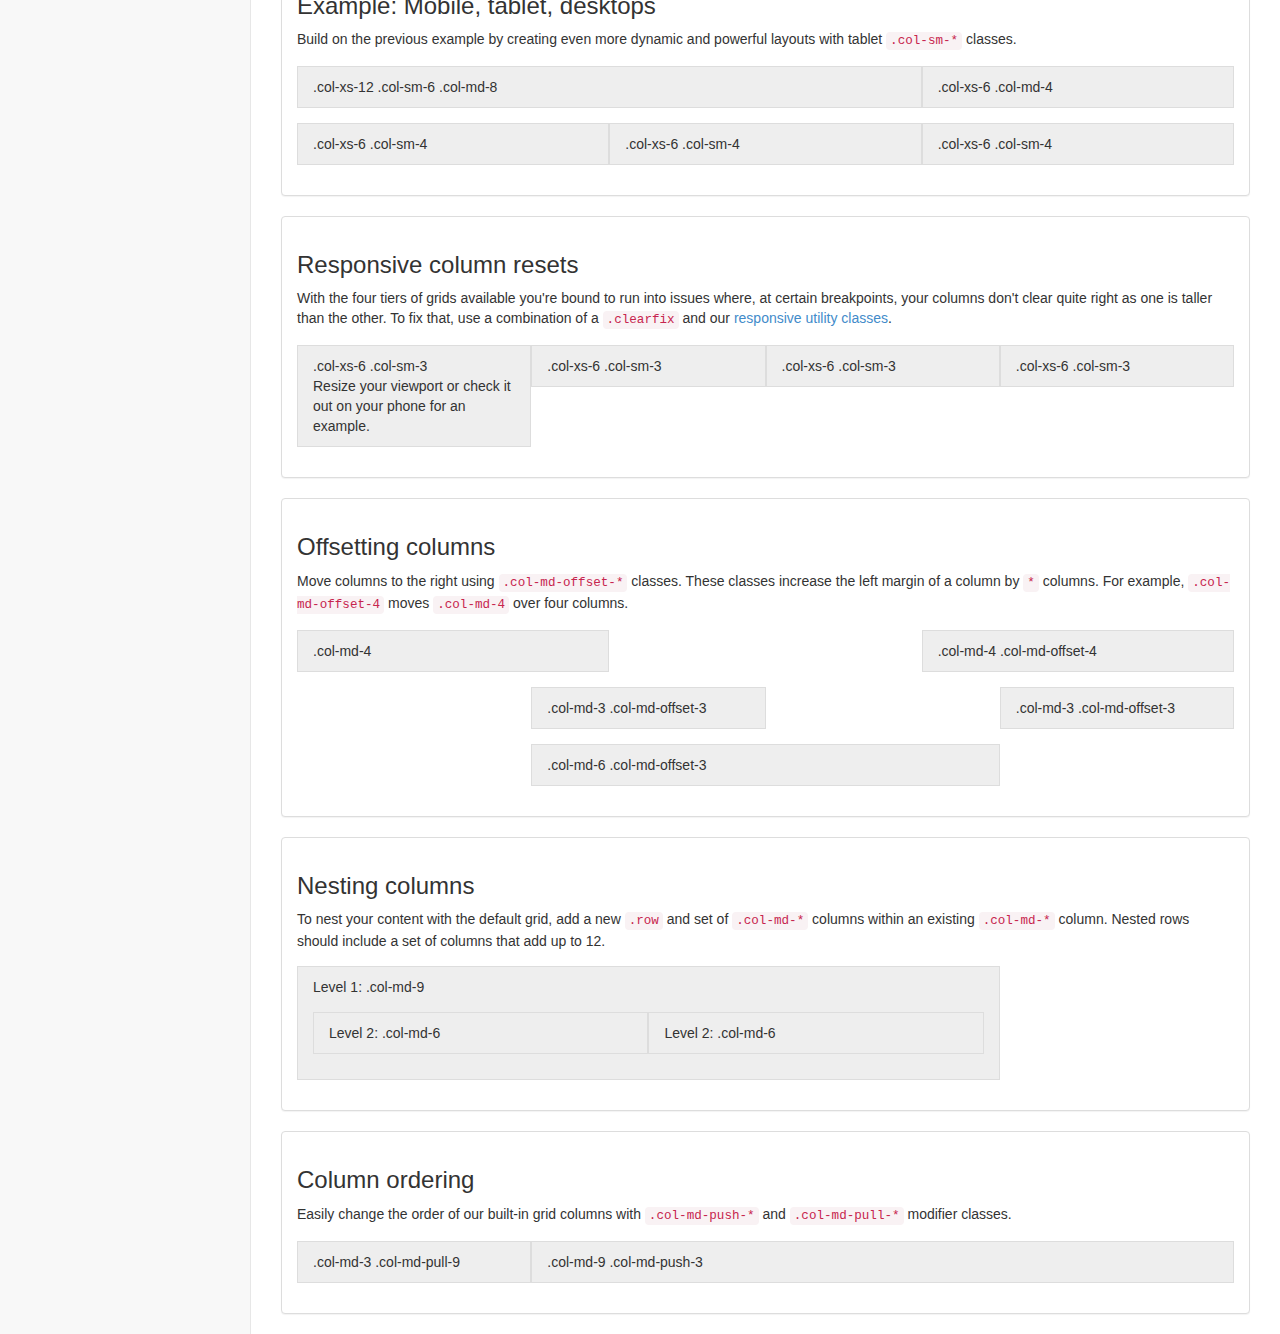
<file: Working/grid.html>
<!DOCTYPE html>
<html lang="en">

<head>

    <meta charset="utf-8">
    <meta http-equiv="X-UA-Compatible" content="IE=edge">
    <meta name="viewport" content="width=device-width, initial-scale=1">
    <meta name="description" content="">
    <meta name="author" content="">

    <title>SB Admin 2 - Bootstrap Admin Theme</title>

    <!-- Bootstrap Core CSS -->
    <link href="css/bootstrap.min.css" rel="stylesheet">

    <!-- MetisMenu CSS -->
    <link href="css/plugins/metisMenu/metisMenu.min.css" rel="stylesheet">

    <!-- Custom CSS -->
    <link href="css/sb-admin-2.css" rel="stylesheet">

    <!-- Custom Fonts -->
    <link href="font-awesome-4.1.0/css/font-awesome.min.css" rel="stylesheet" type="text/css">

    <!-- HTML5 Shim and Respond.js IE8 support of HTML5 elements and media queries -->
    <!-- WARNING: Respond.js doesn't work if you view the page via file:// -->
    <!--[if lt IE 9]>
        <script src="https://oss.maxcdn.com/libs/html5shiv/3.7.0/html5shiv.js"></script>
        <script src="https://oss.maxcdn.com/libs/respond.js/1.4.2/respond.min.js"></script>
    <![endif]-->

</head>

<body>

    <div id="wrapper">

        <!-- Navigation -->
        <nav class="navbar navbar-default navbar-static-top" role="navigation" style="margin-bottom: 0">
            <div class="navbar-header">
                <button type="button" class="navbar-toggle" data-toggle="collapse" data-target=".navbar-collapse">
                    <span class="sr-only">Toggle navigation</span>
                    <span class="icon-bar"></span>
                    <span class="icon-bar"></span>
                    <span class="icon-bar"></span>
                </button>
                <a class="navbar-brand" href="index.html">SB Admin v2.0</a>
            </div>
            <!-- /.navbar-header -->

            <ul class="nav navbar-top-links navbar-right">
                <li class="dropdown">
                    <a class="dropdown-toggle" data-toggle="dropdown" href="#">
                        <i class="fa fa-envelope fa-fw"></i>  <i class="fa fa-caret-down"></i>
                    </a>
                    <ul class="dropdown-menu dropdown-messages">
                        <li>
                            <a href="#">
                                <div>
                                    <strong>John Smith</strong>
                                    <span class="pull-right text-muted">
                                        <em>Yesterday</em>
                                    </span>
                                </div>
                                <div>Lorem ipsum dolor sit amet, consectetur adipiscing elit. Pellentesque eleifend...</div>
                            </a>
                        </li>
                        <li class="divider"></li>
                        <li>
                            <a href="#">
                                <div>
                                    <strong>John Smith</strong>
                                    <span class="pull-right text-muted">
                                        <em>Yesterday</em>
                                    </span>
                                </div>
                                <div>Lorem ipsum dolor sit amet, consectetur adipiscing elit. Pellentesque eleifend...</div>
                            </a>
                        </li>
                        <li class="divider"></li>
                        <li>
                            <a href="#">
                                <div>
                                    <strong>John Smith</strong>
                                    <span class="pull-right text-muted">
                                        <em>Yesterday</em>
                                    </span>
                                </div>
                                <div>Lorem ipsum dolor sit amet, consectetur adipiscing elit. Pellentesque eleifend...</div>
                            </a>
                        </li>
                        <li class="divider"></li>
                        <li>
                            <a class="text-center" href="#">
                                <strong>Read All Messages</strong>
                                <i class="fa fa-angle-right"></i>
                            </a>
                        </li>
                    </ul>
                    <!-- /.dropdown-messages -->
                </li>
                <!-- /.dropdown -->
                <li class="dropdown">
                    <a class="dropdown-toggle" data-toggle="dropdown" href="#">
                        <i class="fa fa-tasks fa-fw"></i>  <i class="fa fa-caret-down"></i>
                    </a>
                    <ul class="dropdown-menu dropdown-tasks">
                        <li>
                            <a href="#">
                                <div>
                                    <p>
                                        <strong>Task 1</strong>
                                        <span class="pull-right text-muted">40% Complete</span>
                                    </p>
                                    <div class="progress progress-striped active">
                                        <div class="progress-bar progress-bar-success" role="progressbar" aria-valuenow="40" aria-valuemin="0" aria-valuemax="100" style="width: 40%">
                                            <span class="sr-only">40% Complete (success)</span>
                                        </div>
                                    </div>
                                </div>
                            </a>
                        </li>
                        <li class="divider"></li>
                        <li>
                            <a href="#">
                                <div>
                                    <p>
                                        <strong>Task 2</strong>
                                        <span class="pull-right text-muted">20% Complete</span>
                                    </p>
                                    <div class="progress progress-striped active">
                                        <div class="progress-bar progress-bar-info" role="progressbar" aria-valuenow="20" aria-valuemin="0" aria-valuemax="100" style="width: 20%">
                                            <span class="sr-only">20% Complete</span>
                                        </div>
                                    </div>
                                </div>
                            </a>
                        </li>
                        <li class="divider"></li>
                        <li>
                            <a href="#">
                                <div>
                                    <p>
                                        <strong>Task 3</strong>
                                        <span class="pull-right text-muted">60% Complete</span>
                                    </p>
                                    <div class="progress progress-striped active">
                                        <div class="progress-bar progress-bar-warning" role="progressbar" aria-valuenow="60" aria-valuemin="0" aria-valuemax="100" style="width: 60%">
                                            <span class="sr-only">60% Complete (warning)</span>
                                        </div>
                                    </div>
                                </div>
                            </a>
                        </li>
                        <li class="divider"></li>
                        <li>
                            <a href="#">
                                <div>
                                    <p>
                                        <strong>Task 4</strong>
                                        <span class="pull-right text-muted">80% Complete</span>
                                    </p>
                                    <div class="progress progress-striped active">
                                        <div class="progress-bar progress-bar-danger" role="progressbar" aria-valuenow="80" aria-valuemin="0" aria-valuemax="100" style="width: 80%">
                                            <span class="sr-only">80% Complete (danger)</span>
                                        </div>
                                    </div>
                                </div>
                            </a>
                        </li>
                        <li class="divider"></li>
                        <li>
                            <a class="text-center" href="#">
                                <strong>See All Tasks</strong>
                                <i class="fa fa-angle-right"></i>
                            </a>
                        </li>
                    </ul>
                    <!-- /.dropdown-tasks -->
                </li>
                <!-- /.dropdown -->
                <li class="dropdown">
                    <a class="dropdown-toggle" data-toggle="dropdown" href="#">
                        <i class="fa fa-bell fa-fw"></i>  <i class="fa fa-caret-down"></i>
                    </a>
                    <ul class="dropdown-menu dropdown-alerts">
                        <li>
                            <a href="#">
                                <div>
                                    <i class="fa fa-comment fa-fw"></i> New Comment
                                    <span class="pull-right text-muted small">4 minutes ago</span>
                                </div>
                            </a>
                        </li>
                        <li class="divider"></li>
                        <li>
                            <a href="#">
                                <div>
                                    <i class="fa fa-twitter fa-fw"></i> 3 New Followers
                                    <span class="pull-right text-muted small">12 minutes ago</span>
                                </div>
                            </a>
                        </li>
                        <li class="divider"></li>
                        <li>
                            <a href="#">
                                <div>
                                    <i class="fa fa-envelope fa-fw"></i> Message Sent
                                    <span class="pull-right text-muted small">4 minutes ago</span>
                                </div>
                            </a>
                        </li>
                        <li class="divider"></li>
                        <li>
                            <a href="#">
                                <div>
                                    <i class="fa fa-tasks fa-fw"></i> New Task
                                    <span class="pull-right text-muted small">4 minutes ago</span>
                                </div>
                            </a>
                        </li>
                        <li class="divider"></li>
                        <li>
                            <a href="#">
                                <div>
                                    <i class="fa fa-upload fa-fw"></i> Server Rebooted
                                    <span class="pull-right text-muted small">4 minutes ago</span>
                                </div>
                            </a>
                        </li>
                        <li class="divider"></li>
                        <li>
                            <a class="text-center" href="#">
                                <strong>See All Alerts</strong>
                                <i class="fa fa-angle-right"></i>
                            </a>
                        </li>
                    </ul>
                    <!-- /.dropdown-alerts -->
                </li>
                <!-- /.dropdown -->
                <li class="dropdown">
                    <a class="dropdown-toggle" data-toggle="dropdown" href="#">
                        <i class="fa fa-user fa-fw"></i>  <i class="fa fa-caret-down"></i>
                    </a>
                    <ul class="dropdown-menu dropdown-user">
                        <li><a href="#"><i class="fa fa-user fa-fw"></i> User Profile</a>
                        </li>
                        <li><a href="#"><i class="fa fa-gear fa-fw"></i> Settings</a>
                        </li>
                        <li class="divider"></li>
                        <li><a href="login.html"><i class="fa fa-sign-out fa-fw"></i> Logout</a>
                        </li>
                    </ul>
                    <!-- /.dropdown-user -->
                </li>
                <!-- /.dropdown -->
            </ul>
            <!-- /.navbar-top-links -->

            <div class="navbar-default sidebar" role="navigation">
                <div class="sidebar-nav navbar-collapse">
                    <ul class="nav" id="side-menu">
                        <li class="sidebar-search">
                            <div class="input-group custom-search-form">
                                <input type="text" class="form-control" placeholder="Search...">
                                <span class="input-group-btn">
                                <button class="btn btn-default" type="button">
                                    <i class="fa fa-search"></i>
                                </button>
                            </span>
                            </div>
                            <!-- /input-group -->
                        </li>
                        <li>
                            <a href="index.html"><i class="fa fa-dashboard fa-fw"></i> Dashboard</a>
                        </li>
                        <li>
                            <a href="#"><i class="fa fa-bar-chart-o fa-fw"></i> Charts<span class="fa arrow"></span></a>
                            <ul class="nav nav-second-level">
                                <li>
                                    <a href="flot.html">Flot Charts</a>
                                </li>
                                <li>
                                    <a href="morris.html">Morris.js Charts</a>
                                </li>
                            </ul>
                            <!-- /.nav-second-level -->
                        </li>
                        <li>
                            <a href="tables.html"><i class="fa fa-table fa-fw"></i> Tables</a>
                        </li>
                        <li>
                            <a href="forms.html"><i class="fa fa-edit fa-fw"></i> Forms</a>
                        </li>
                        <li class="active">
                            <a href="#"><i class="fa fa-wrench fa-fw"></i> UI Elements<span class="fa arrow"></span></a>
                            <ul class="nav nav-second-level">
                                <li>
                                    <a href="panels-wells.html">Panels and Wells</a>
                                </li>
                                <li>
                                    <a href="buttons.html">Buttons</a>
                                </li>
                                <li>
                                    <a href="notifications.html">Notifications</a>
                                </li>
                                <li>
                                    <a href="typography.html">Typography</a>
                                </li>
                                <li>
                                    <a class="active" href="grid.html">Grid</a>
                                </li>
                            </ul>
                            <!-- /.nav-second-level -->
                        </li>
                        <li>
                            <a href="#"><i class="fa fa-sitemap fa-fw"></i> Multi-Level Dropdown<span class="fa arrow"></span></a>
                            <ul class="nav nav-second-level">
                                <li>
                                    <a href="#">Second Level Item</a>
                                </li>
                                <li>
                                    <a href="#">Second Level Item</a>
                                </li>
                                <li>
                                    <a href="#">Third Level <span class="fa arrow"></span></a>
                                    <ul class="nav nav-third-level">
                                        <li>
                                            <a href="#">Third Level Item</a>
                                        </li>
                                        <li>
                                            <a href="#">Third Level Item</a>
                                        </li>
                                        <li>
                                            <a href="#">Third Level Item</a>
                                        </li>
                                        <li>
                                            <a href="#">Third Level Item</a>
                                        </li>
                                    </ul>
                                    <!-- /.nav-third-level -->
                                </li>
                            </ul>
                            <!-- /.nav-second-level -->
                        </li>
                        <li>
                            <a href="#"><i class="fa fa-files-o fa-fw"></i> Sample Pages<span class="fa arrow"></span></a>
                            <ul class="nav nav-second-level">
                                <li>
                                    <a href="blank.html">Blank Page</a>
                                </li>
                                <li>
                                    <a href="login.html">Login Page</a>
                                </li>
                            </ul>
                            <!-- /.nav-second-level -->
                        </li>
                    </ul>
                </div>
                <!-- /.sidebar-collapse -->
            </div>
            <!-- /.navbar-static-side -->
        </nav>

        <div id="page-wrapper">
            <div class="row">
                <div class="col-lg-12">
                    <h1 class="page-header">Grid</h1>
                </div>
                <!-- /.col-lg-12 -->
            </div>
            <!-- /.row -->
            <div class="row">
                <div class="col-lg-12">
                    <div class="panel panel-default">
                        <div class="panel-body">
                            <h3>Grid options</h3>
                            <p>See how aspects of the Bootstrap grid system work across multiple devices with a handy table.</p>
                            <div class="table-responsive">
                                <table class="table table-bordered table-striped">
                                    <thead>
                                        <tr>
                                            <th></th>
                                            <th>
                                                Extra small devices
                                                <small>Phones (&lt;768px)</small>
                                            </th>
                                            <th>
                                                Small devices
                                                <small>Tablets (&ge;768px)</small>
                                            </th>
                                            <th>
                                                Medium devices
                                                <small>Desktops (&ge;992px)</small>
                                            </th>
                                            <th>
                                                Large devices
                                                <small>Desktops (&ge;1200px)</small>
                                            </th>
                                        </tr>
                                    </thead>
                                    <tbody>
                                        <tr>
                                            <th>Grid behavior</th>
                                            <td>Horizontal at all times</td>
                                            <td colspan="3">Collapsed to start, horizontal above breakpoints</td>
                                        </tr>
                                        <tr>
                                            <th>Max container width</th>
                                            <td>None (auto)</td>
                                            <td>750px</td>
                                            <td>970px</td>
                                            <td>1170px</td>
                                        </tr>
                                        <tr>
                                            <th>Class prefix</th>
                                            <td>
                                                <code>.col-xs-</code>
                                            </td>
                                            <td>
                                                <code>.col-sm-</code>
                                            </td>
                                            <td>
                                                <code>.col-md-</code>
                                            </td>
                                            <td>
                                                <code>.col-lg-</code>
                                            </td>
                                        </tr>
                                        <tr>
                                            <th># of columns</th>
                                            <td colspan="4">12</td>
                                        </tr>
                                        <tr>
                                            <th>Max column width</th>
                                            <td class="text-muted">Auto</td>
                                            <td>60px</td>
                                            <td>78px</td>
                                            <td>95px</td>
                                        </tr>
                                        <tr>
                                            <th>Gutter width</th>
                                            <td colspan="4">30px (15px on each side of a column)</td>
                                        </tr>
                                        <tr>
                                            <th>Nestable</th>
                                            <td colspan="4">Yes</td>
                                        </tr>
                                        <tr>
                                            <th>Offsets</th>
                                            <td colspan="4">Yes</td>
                                        </tr>
                                        <tr>
                                            <th>Column ordering</th>
                                            <td colspan="4">Yes</td>
                                        </tr>
                                    </tbody>
                                </table>
                            </div>
                            <p>Grid classes apply to devices with screen widths greater than or equal to the breakpoint sizes, and override grid classes targeted at smaller devices. Therefore, applying any
                                <code>.col-md-</code> class to an element will not only affect its styling on medium devices but also on large devices if a
                                <code>.col-lg-</code> class is not present.</p>
                        </div>
                    </div>
                </div>
                <!-- /.col-lg-12 -->
            </div>
            <!-- /.row -->

            <div class="row">
                <div class="col-lg-12">
                    <div class="panel panel-default">
                        <div class="panel-body">
                            <h3>Example: Stacked-to-horizontal</h3>
                            <p>Using a single set of
                                <code>.col-md-*</code> grid classes, you can create a default grid system that starts out stacked on mobile devices and tablet devices (the extra small to small range) before becoming horizontal on desktop (medium) devices. Place grid columns in any
                                <code>.row</code>.</p>
                            <div class="row show-grid">
                                <div class="col-md-1">.col-md-1</div>
                                <div class="col-md-1">.col-md-1</div>
                                <div class="col-md-1">.col-md-1</div>
                                <div class="col-md-1">.col-md-1</div>
                                <div class="col-md-1">.col-md-1</div>
                                <div class="col-md-1">.col-md-1</div>
                                <div class="col-md-1">.col-md-1</div>
                                <div class="col-md-1">.col-md-1</div>
                                <div class="col-md-1">.col-md-1</div>
                                <div class="col-md-1">.col-md-1</div>
                                <div class="col-md-1">.col-md-1</div>
                                <div class="col-md-1">.col-md-1</div>
                            </div>
                            <div class="row show-grid">
                                <div class="col-md-8">.col-md-8</div>
                                <div class="col-md-4">.col-md-4</div>
                            </div>
                            <div class="row show-grid">
                                <div class="col-md-4">.col-md-4</div>
                                <div class="col-md-4">.col-md-4</div>
                                <div class="col-md-4">.col-md-4</div>
                            </div>
                            <div class="row show-grid">
                                <div class="col-md-6">.col-md-6</div>
                                <div class="col-md-6">.col-md-6</div>
                            </div>
                        </div>
                    </div>
                </div>
                <!-- /.col-lg-12 -->
            </div>
            <!-- /.row -->

            <div class="row">
                <div class="col-lg-12">
                    <div class="panel panel-default">
                        <div class="panel-body">
                            <h3>Example: Mobile and desktop</h3>
                            <p>Don't want your columns to simply stack in smaller devices? Use the extra small and medium device grid classes by adding
                                <code>.col-xs-*</code>
                                <code>.col-md-*</code> to your columns. See the example below for a better idea of how it all works.</p>
                            <div class="row show-grid">
                                <div class="col-xs-12 col-md-8">.col-xs-12 .col-md-8</div>
                                <div class="col-xs-6 col-md-4">.col-xs-6 .col-md-4</div>
                            </div>
                            <div class="row show-grid">
                                <div class="col-xs-6 col-md-4">.col-xs-6 .col-md-4</div>
                                <div class="col-xs-6 col-md-4">.col-xs-6 .col-md-4</div>
                                <div class="col-xs-6 col-md-4">.col-xs-6 .col-md-4</div>
                            </div>
                            <div class="row show-grid">
                                <div class="col-xs-6">.col-xs-6</div>
                                <div class="col-xs-6">.col-xs-6</div>
                            </div>
                        </div>
                    </div>
                </div>
                <!-- /.col-lg-12 -->
            </div>
            <!-- /.row -->

            <div class="row">
                <div class="col-lg-12">
                    <div class="panel panel-default">
                        <div class="panel-body">
                            <h3>Example: Mobile, tablet, desktops</h3>
                            <p>Build on the previous example by creating even more dynamic and powerful layouts with tablet
                                <code>.col-sm-*</code> classes.</p>
                            <div class="row show-grid">
                                <div class="col-xs-12 col-sm-6 col-md-8">.col-xs-12 .col-sm-6 .col-md-8</div>
                                <div class="col-xs-6 col-md-4">.col-xs-6 .col-md-4</div>
                            </div>
                            <div class="row show-grid">
                                <div class="col-xs-6 col-sm-4">.col-xs-6 .col-sm-4</div>
                                <div class="col-xs-6 col-sm-4">.col-xs-6 .col-sm-4</div>
                                <!-- Optional: clear the XS cols if their content doesn't match in height -->
                                <div class="clearfix visible-xs"></div>
                                <div class="col-xs-6 col-sm-4">.col-xs-6 .col-sm-4</div>
                            </div>
                        </div>
                    </div>
                </div>
                <!-- /.col-lg-12 -->
            </div>
            <!-- /.row -->

            <div class="row">
                <div class="col-lg-12">
                    <div class="panel panel-default">
                        <div class="panel-body">
                            <h3 id="grid-responsive-resets">Responsive column resets</h3>
                            <p>With the four tiers of grids available you're bound to run into issues where, at certain breakpoints, your columns don't clear quite right as one is taller than the other. To fix that, use a combination of a
                                <code>.clearfix</code> and our <a href="#responsive-utilities">responsive utility classes</a>.</p>
                            <div class="row show-grid">
                                <div class="col-xs-6 col-sm-3">
                                    .col-xs-6 .col-sm-3
                                    <br>Resize your viewport or check it out on your phone for an example.
                                </div>
                                <div class="col-xs-6 col-sm-3">.col-xs-6 .col-sm-3</div>

                                <!-- Add the extra clearfix for only the required viewport -->
                                <div class="clearfix visible-xs"></div>

                                <div class="col-xs-6 col-sm-3">.col-xs-6 .col-sm-3</div>
                                <div class="col-xs-6 col-sm-3">.col-xs-6 .col-sm-3</div>
                            </div>
                        </div>
                    </div>
                </div>
                <!-- /.col-lg-12 -->
            </div>
            <!-- /.row -->

            <div class="row">
                <div class="col-lg-12">
                    <div class="panel panel-default">
                        <div class="panel-body">
                            <h3 id="grid-offsetting">Offsetting columns</h3>
                            <p>Move columns to the right using
                                <code>.col-md-offset-*</code> classes. These classes increase the left margin of a column by
                                <code>*</code> columns. For example,
                                <code>.col-md-offset-4</code> moves
                                <code>.col-md-4</code> over four columns.</p>
                            <div class="row show-grid">
                                <div class="col-md-4">.col-md-4</div>
                                <div class="col-md-4 col-md-offset-4">.col-md-4 .col-md-offset-4</div>
                            </div>
                            <div class="row show-grid">
                                <div class="col-md-3 col-md-offset-3">.col-md-3 .col-md-offset-3</div>
                                <div class="col-md-3 col-md-offset-3">.col-md-3 .col-md-offset-3</div>
                            </div>
                            <div class="row show-grid">
                                <div class="col-md-6 col-md-offset-3">.col-md-6 .col-md-offset-3</div>
                            </div>
                        </div>
                    </div>
                </div>
                <!-- /.col-lg-12 -->
            </div>
            <!-- /.row -->

            <div class="row">
                <div class="col-lg-12">
                    <div class="panel panel-default">
                        <div class="panel-body">
                            <h3 id="grid-nesting">Nesting columns</h3>
                            <p>To nest your content with the default grid, add a new
                                <code>.row</code> and set of
                                <code>.col-md-*</code> columns within an existing
                                <code>.col-md-*</code> column. Nested rows should include a set of columns that add up to 12.</p>
                            <div class="row show-grid">
                                <div class="col-md-9">
                                    Level 1: .col-md-9
                                    <div class="row show-grid">
                                        <div class="col-md-6">
                                            Level 2: .col-md-6
                                        </div>
                                        <div class="col-md-6">
                                            Level 2: .col-md-6
                                        </div>
                                    </div>
                                </div>
                            </div>
                        </div>
                    </div>
                </div>
                <!-- /.col-lg-12 -->
            </div>
            <!-- /.row -->

            <div class="row">
                <div class="col-lg-12">
                    <div class="panel panel-default">
                        <div class="panel-body">
                            <h3 id="grid-column-ordering">Column ordering</h3>
                            <p>Easily change the order of our built-in grid columns with
                                <code>.col-md-push-*</code> and
                                <code>.col-md-pull-*</code> modifier classes.</p>
                            <div class="row show-grid">
                                <div class="col-md-9 col-md-push-3">.col-md-9 .col-md-push-3</div>
                                <div class="col-md-3 col-md-pull-9">.col-md-3 .col-md-pull-9</div>
                            </div>
                        </div>
                    </div>
                </div>
                <!-- /.col-lg-12 -->
            </div>
            <!-- /.row -->

        </div>
        <!-- /#page-wrapper -->

    </div>
    <!-- /#wrapper -->

    <!-- jQuery Version 1.11.0 -->
    <script src="js/jquery-1.11.0.js"></script>

    <!-- Bootstrap Core JavaScript -->
    <script src="js/bootstrap.min.js"></script>

    <!-- Metis Menu Plugin JavaScript -->
    <script src="js/plugins/metisMenu/metisMenu.min.js"></script>

    <!-- Custom Theme JavaScript -->
    <script src="js/sb-admin-2.js"></script>

</body>

</html>
</file>
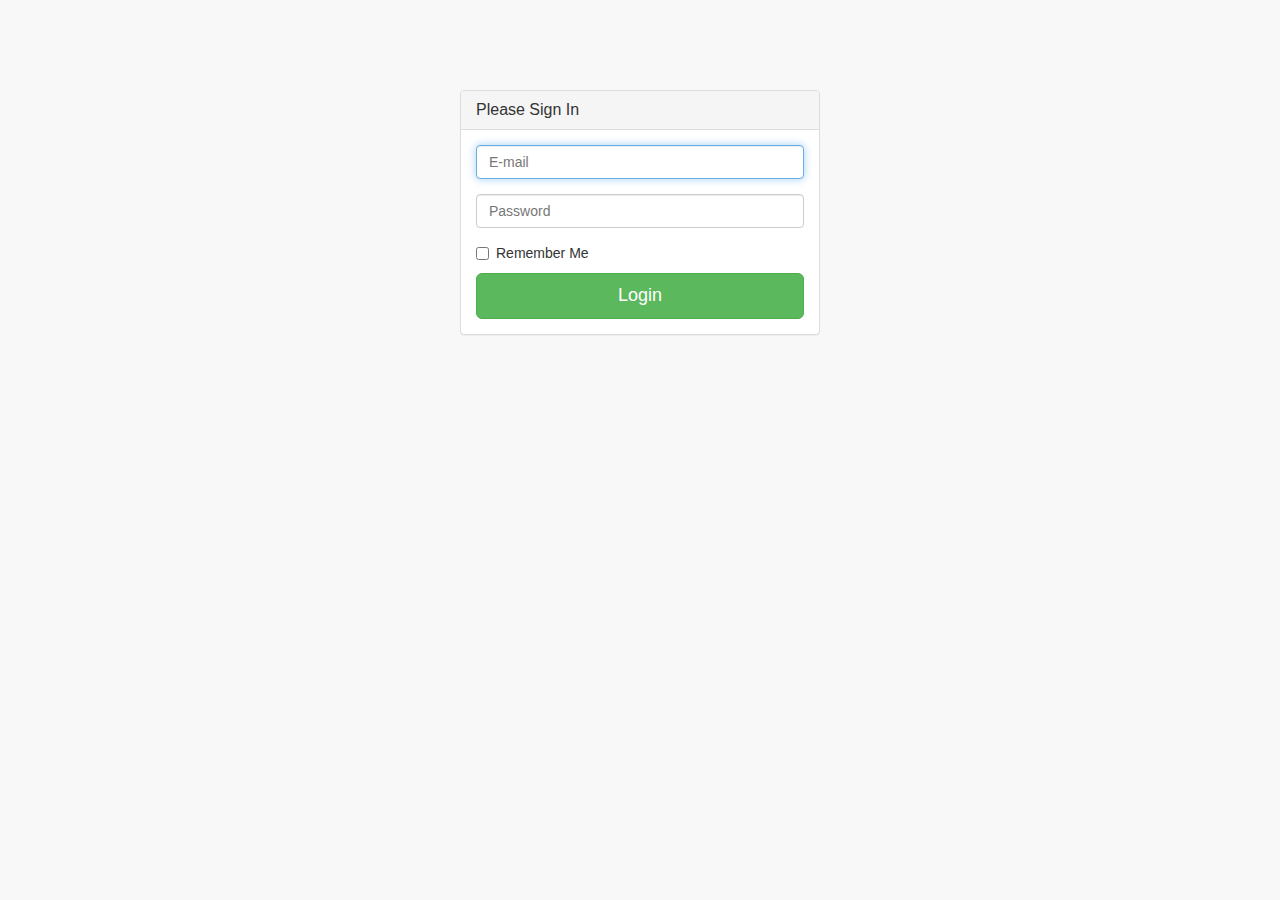
<file: Working/login.html>
<!DOCTYPE html>
<html lang="en">

<head>

    <meta charset="utf-8">
    <meta http-equiv="X-UA-Compatible" content="IE=edge">
    <meta name="viewport" content="width=device-width, initial-scale=1">
    <meta name="description" content="">
    <meta name="author" content="">

    <title>SB Admin 2 - Bootstrap Admin Theme</title>

    <!-- Bootstrap Core CSS -->
    <link href="css/bootstrap.min.css" rel="stylesheet">

    <!-- MetisMenu CSS -->
    <link href="css/plugins/metisMenu/metisMenu.min.css" rel="stylesheet">

    <!-- Custom CSS -->
    <link href="css/sb-admin-2.css" rel="stylesheet">

    <!-- Custom Fonts -->
    <link href="font-awesome-4.1.0/css/font-awesome.min.css" rel="stylesheet" type="text/css">

    <!-- HTML5 Shim and Respond.js IE8 support of HTML5 elements and media queries -->
    <!-- WARNING: Respond.js doesn't work if you view the page via file:// -->
    <!--[if lt IE 9]>
        <script src="https://oss.maxcdn.com/libs/html5shiv/3.7.0/html5shiv.js"></script>
        <script src="https://oss.maxcdn.com/libs/respond.js/1.4.2/respond.min.js"></script>
    <![endif]-->

</head>

<body>

    <div class="container">
        <div class="row">
            <div class="col-md-4 col-md-offset-4">
                <div class="login-panel panel panel-default">
                    <div class="panel-heading">
                        <h3 class="panel-title">Please Sign In</h3>
                    </div>
                    <div class="panel-body">
                        <form role="form">
                            <fieldset>
                                <div class="form-group">
                                    <input class="form-control" placeholder="E-mail" name="email" type="email" autofocus>
                                </div>
                                <div class="form-group">
                                    <input class="form-control" placeholder="Password" name="password" type="password" value="">
                                </div>
                                <div class="checkbox">
                                    <label>
                                        <input name="remember" type="checkbox" value="Remember Me">Remember Me
                                    </label>
                                </div>
                                <!-- Change this to a button or input when using this as a form -->
                                <a href="index.html" class="btn btn-lg btn-success btn-block">Login</a>
                            </fieldset>
                        </form>
                    </div>
                </div>
            </div>
        </div>
    </div>

    <!-- jQuery Version 1.11.0 -->
    <script src="js/jquery-1.11.0.js"></script>

    <!-- Bootstrap Core JavaScript -->
    <script src="js/bootstrap.min.js"></script>

    <!-- Metis Menu Plugin JavaScript -->
    <script src="js/plugins/metisMenu/metisMenu.min.js"></script>

    <!-- Custom Theme JavaScript -->
    <script src="js/sb-admin-2.js"></script>

</body>

</html>
</file>
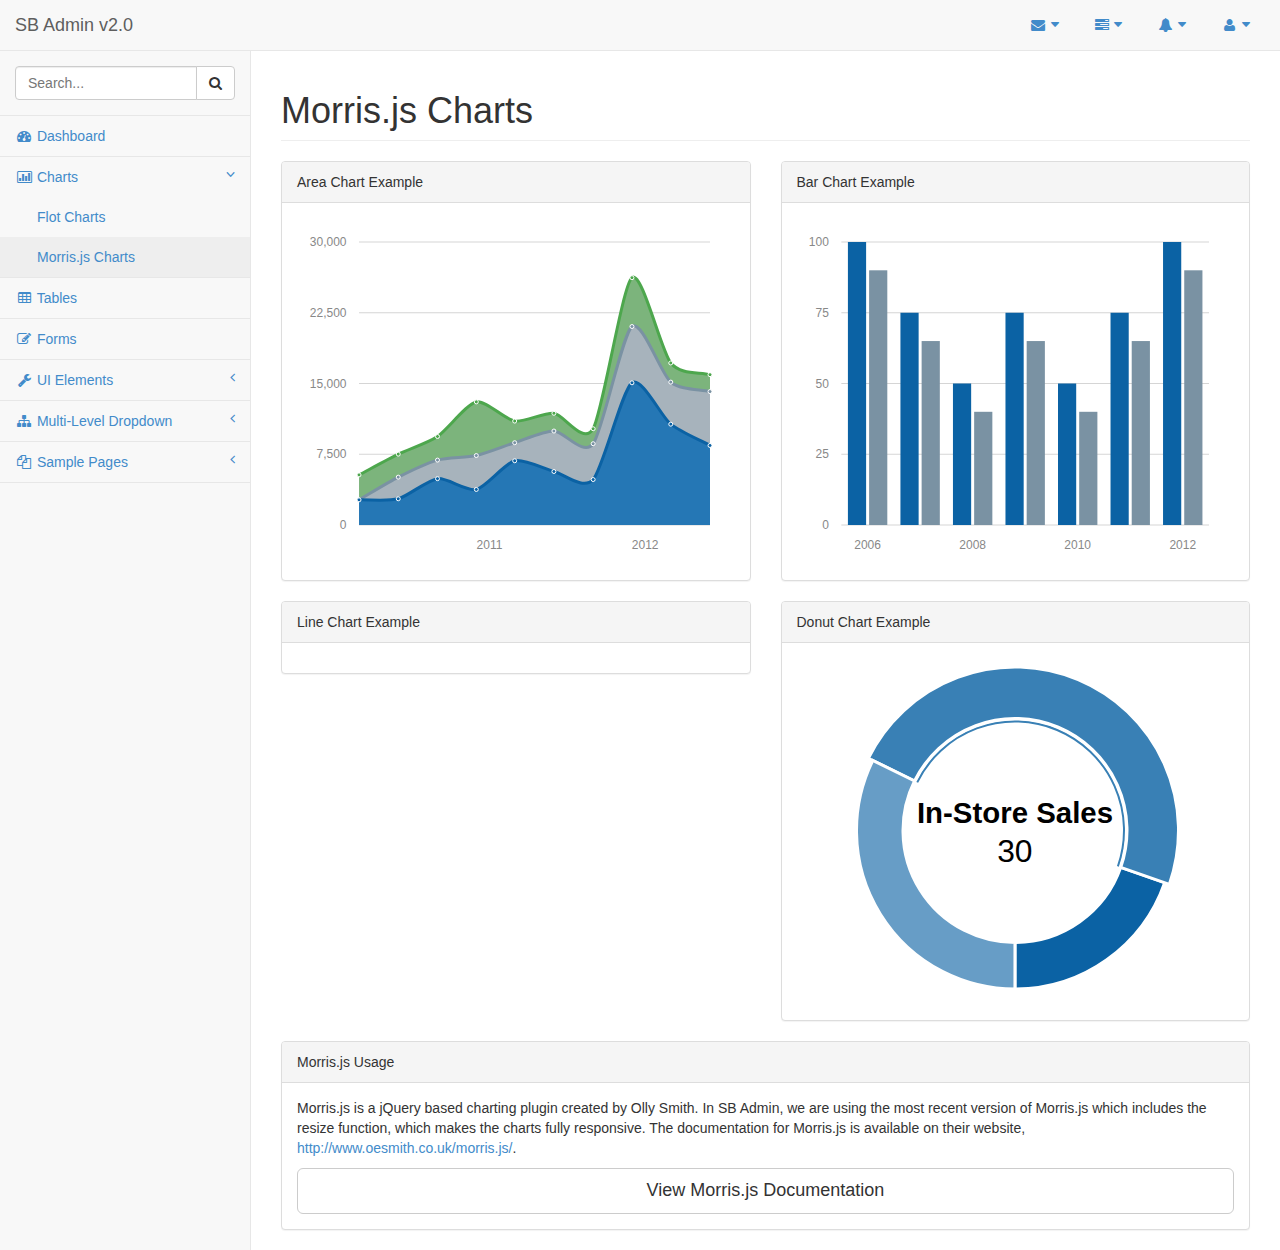
<file: Working/morris.html>
<!DOCTYPE html>
<html lang="en">

<head>

    <meta charset="utf-8">
    <meta http-equiv="X-UA-Compatible" content="IE=edge">
    <meta name="viewport" content="width=device-width, initial-scale=1">
    <meta name="description" content="">
    <meta name="author" content="">

    <title>SB Admin 2 - Bootstrap Admin Theme</title>

    <!-- Bootstrap Core CSS -->
    <link href="css/bootstrap.min.css" rel="stylesheet">

    <!-- MetisMenu CSS -->
    <link href="css/plugins/metisMenu/metisMenu.min.css" rel="stylesheet">

    <!-- Custom CSS -->
    <link href="css/sb-admin-2.css" rel="stylesheet">

    <!-- Morris Charts CSS -->
    <link href="css/plugins/morris.css" rel="stylesheet">

    <!-- Custom Fonts -->
    <link href="font-awesome-4.1.0/css/font-awesome.min.css" rel="stylesheet" type="text/css">

    <!-- HTML5 Shim and Respond.js IE8 support of HTML5 elements and media queries -->
    <!-- WARNING: Respond.js doesn't work if you view the page via file:// -->
    <!--[if lt IE 9]>
        <script src="https://oss.maxcdn.com/libs/html5shiv/3.7.0/html5shiv.js"></script>
        <script src="https://oss.maxcdn.com/libs/respond.js/1.4.2/respond.min.js"></script>
    <![endif]-->

</head>

<body>

    <div id="wrapper">

        <!-- Navigation -->
        <nav class="navbar navbar-default navbar-static-top" role="navigation" style="margin-bottom: 0">
            <div class="navbar-header">
                <button type="button" class="navbar-toggle" data-toggle="collapse" data-target=".navbar-collapse">
                    <span class="sr-only">Toggle navigation</span>
                    <span class="icon-bar"></span>
                    <span class="icon-bar"></span>
                    <span class="icon-bar"></span>
                </button>
                <a class="navbar-brand" href="index.html">SB Admin v2.0</a>
            </div>
            <!-- /.navbar-header -->

            <ul class="nav navbar-top-links navbar-right">
                <li class="dropdown">
                    <a class="dropdown-toggle" data-toggle="dropdown" href="#">
                        <i class="fa fa-envelope fa-fw"></i>  <i class="fa fa-caret-down"></i>
                    </a>
                    <ul class="dropdown-menu dropdown-messages">
                        <li>
                            <a href="#">
                                <div>
                                    <strong>John Smith</strong>
                                    <span class="pull-right text-muted">
                                        <em>Yesterday</em>
                                    </span>
                                </div>
                                <div>Lorem ipsum dolor sit amet, consectetur adipiscing elit. Pellentesque eleifend...</div>
                            </a>
                        </li>
                        <li class="divider"></li>
                        <li>
                            <a href="#">
                                <div>
                                    <strong>John Smith</strong>
                                    <span class="pull-right text-muted">
                                        <em>Yesterday</em>
                                    </span>
                                </div>
                                <div>Lorem ipsum dolor sit amet, consectetur adipiscing elit. Pellentesque eleifend...</div>
                            </a>
                        </li>
                        <li class="divider"></li>
                        <li>
                            <a href="#">
                                <div>
                                    <strong>John Smith</strong>
                                    <span class="pull-right text-muted">
                                        <em>Yesterday</em>
                                    </span>
                                </div>
                                <div>Lorem ipsum dolor sit amet, consectetur adipiscing elit. Pellentesque eleifend...</div>
                            </a>
                        </li>
                        <li class="divider"></li>
                        <li>
                            <a class="text-center" href="#">
                                <strong>Read All Messages</strong>
                                <i class="fa fa-angle-right"></i>
                            </a>
                        </li>
                    </ul>
                    <!-- /.dropdown-messages -->
                </li>
                <!-- /.dropdown -->
                <li class="dropdown">
                    <a class="dropdown-toggle" data-toggle="dropdown" href="#">
                        <i class="fa fa-tasks fa-fw"></i>  <i class="fa fa-caret-down"></i>
                    </a>
                    <ul class="dropdown-menu dropdown-tasks">
                        <li>
                            <a href="#">
                                <div>
                                    <p>
                                        <strong>Task 1</strong>
                                        <span class="pull-right text-muted">40% Complete</span>
                                    </p>
                                    <div class="progress progress-striped active">
                                        <div class="progress-bar progress-bar-success" role="progressbar" aria-valuenow="40" aria-valuemin="0" aria-valuemax="100" style="width: 40%">
                                            <span class="sr-only">40% Complete (success)</span>
                                        </div>
                                    </div>
                                </div>
                            </a>
                        </li>
                        <li class="divider"></li>
                        <li>
                            <a href="#">
                                <div>
                                    <p>
                                        <strong>Task 2</strong>
                                        <span class="pull-right text-muted">20% Complete</span>
                                    </p>
                                    <div class="progress progress-striped active">
                                        <div class="progress-bar progress-bar-info" role="progressbar" aria-valuenow="20" aria-valuemin="0" aria-valuemax="100" style="width: 20%">
                                            <span class="sr-only">20% Complete</span>
                                        </div>
                                    </div>
                                </div>
                            </a>
                        </li>
                        <li class="divider"></li>
                        <li>
                            <a href="#">
                                <div>
                                    <p>
                                        <strong>Task 3</strong>
                                        <span class="pull-right text-muted">60% Complete</span>
                                    </p>
                                    <div class="progress progress-striped active">
                                        <div class="progress-bar progress-bar-warning" role="progressbar" aria-valuenow="60" aria-valuemin="0" aria-valuemax="100" style="width: 60%">
                                            <span class="sr-only">60% Complete (warning)</span>
                                        </div>
                                    </div>
                                </div>
                            </a>
                        </li>
                        <li class="divider"></li>
                        <li>
                            <a href="#">
                                <div>
                                    <p>
                                        <strong>Task 4</strong>
                                        <span class="pull-right text-muted">80% Complete</span>
                                    </p>
                                    <div class="progress progress-striped active">
                                        <div class="progress-bar progress-bar-danger" role="progressbar" aria-valuenow="80" aria-valuemin="0" aria-valuemax="100" style="width: 80%">
                                            <span class="sr-only">80% Complete (danger)</span>
                                        </div>
                                    </div>
                                </div>
                            </a>
                        </li>
                        <li class="divider"></li>
                        <li>
                            <a class="text-center" href="#">
                                <strong>See All Tasks</strong>
                                <i class="fa fa-angle-right"></i>
                            </a>
                        </li>
                    </ul>
                    <!-- /.dropdown-tasks -->
                </li>
                <!-- /.dropdown -->
                <li class="dropdown">
                    <a class="dropdown-toggle" data-toggle="dropdown" href="#">
                        <i class="fa fa-bell fa-fw"></i>  <i class="fa fa-caret-down"></i>
                    </a>
                    <ul class="dropdown-menu dropdown-alerts">
                        <li>
                            <a href="#">
                                <div>
                                    <i class="fa fa-comment fa-fw"></i> New Comment
                                    <span class="pull-right text-muted small">4 minutes ago</span>
                                </div>
                            </a>
                        </li>
                        <li class="divider"></li>
                        <li>
                            <a href="#">
                                <div>
                                    <i class="fa fa-twitter fa-fw"></i> 3 New Followers
                                    <span class="pull-right text-muted small">12 minutes ago</span>
                                </div>
                            </a>
                        </li>
                        <li class="divider"></li>
                        <li>
                            <a href="#">
                                <div>
                                    <i class="fa fa-envelope fa-fw"></i> Message Sent
                                    <span class="pull-right text-muted small">4 minutes ago</span>
                                </div>
                            </a>
                        </li>
                        <li class="divider"></li>
                        <li>
                            <a href="#">
                                <div>
                                    <i class="fa fa-tasks fa-fw"></i> New Task
                                    <span class="pull-right text-muted small">4 minutes ago</span>
                                </div>
                            </a>
                        </li>
                        <li class="divider"></li>
                        <li>
                            <a href="#">
                                <div>
                                    <i class="fa fa-upload fa-fw"></i> Server Rebooted
                                    <span class="pull-right text-muted small">4 minutes ago</span>
                                </div>
                            </a>
                        </li>
                        <li class="divider"></li>
                        <li>
                            <a class="text-center" href="#">
                                <strong>See All Alerts</strong>
                                <i class="fa fa-angle-right"></i>
                            </a>
                        </li>
                    </ul>
                    <!-- /.dropdown-alerts -->
                </li>
                <!-- /.dropdown -->
                <li class="dropdown">
                    <a class="dropdown-toggle" data-toggle="dropdown" href="#">
                        <i class="fa fa-user fa-fw"></i>  <i class="fa fa-caret-down"></i>
                    </a>
                    <ul class="dropdown-menu dropdown-user">
                        <li><a href="#"><i class="fa fa-user fa-fw"></i> User Profile</a>
                        </li>
                        <li><a href="#"><i class="fa fa-gear fa-fw"></i> Settings</a>
                        </li>
                        <li class="divider"></li>
                        <li><a href="login.html"><i class="fa fa-sign-out fa-fw"></i> Logout</a>
                        </li>
                    </ul>
                    <!-- /.dropdown-user -->
                </li>
                <!-- /.dropdown -->
            </ul>
            <!-- /.navbar-top-links -->

            <div class="navbar-default sidebar" role="navigation">
                <div class="sidebar-nav navbar-collapse">
                    <ul class="nav" id="side-menu">
                        <li class="sidebar-search">
                            <div class="input-group custom-search-form">
                                <input type="text" class="form-control" placeholder="Search...">
                                <span class="input-group-btn">
                                <button class="btn btn-default" type="button">
                                    <i class="fa fa-search"></i>
                                </button>
                            </span>
                            </div>
                            <!-- /input-group -->
                        </li>
                        <li>
                            <a href="index.html"><i class="fa fa-dashboard fa-fw"></i> Dashboard</a>
                        </li>
                        <li class="active">
                            <a href="#"><i class="fa fa-bar-chart-o fa-fw"></i> Charts<span class="fa arrow"></span></a>
                            <ul class="nav nav-second-level">
                                <li>
                                    <a href="flot.html">Flot Charts</a>
                                </li>
                                <li>
                                    <a class="active" href="morris.html">Morris.js Charts</a>
                                </li>
                            </ul>
                            <!-- /.nav-second-level -->
                        </li>
                        <li>
                            <a href="tables.html"><i class="fa fa-table fa-fw"></i> Tables</a>
                        </li>
                        <li>
                            <a href="forms.html"><i class="fa fa-edit fa-fw"></i> Forms</a>
                        </li>
                        <li>
                            <a href="#"><i class="fa fa-wrench fa-fw"></i> UI Elements<span class="fa arrow"></span></a>
                            <ul class="nav nav-second-level">
                                <li>
                                    <a href="panels-wells.html">Panels and Wells</a>
                                </li>
                                <li>
                                    <a href="buttons.html">Buttons</a>
                                </li>
                                <li>
                                    <a href="notifications.html">Notifications</a>
                                </li>
                                <li>
                                    <a href="typography.html">Typography</a>
                                </li>
                                <li>
                                    <a href="grid.html">Grid</a>
                                </li>
                            </ul>
                            <!-- /.nav-second-level -->
                        </li>
                        <li>
                            <a href="#"><i class="fa fa-sitemap fa-fw"></i> Multi-Level Dropdown<span class="fa arrow"></span></a>
                            <ul class="nav nav-second-level">
                                <li>
                                    <a href="#">Second Level Item</a>
                                </li>
                                <li>
                                    <a href="#">Second Level Item</a>
                                </li>
                                <li>
                                    <a href="#">Third Level <span class="fa arrow"></span></a>
                                    <ul class="nav nav-third-level">
                                        <li>
                                            <a href="#">Third Level Item</a>
                                        </li>
                                        <li>
                                            <a href="#">Third Level Item</a>
                                        </li>
                                        <li>
                                            <a href="#">Third Level Item</a>
                                        </li>
                                        <li>
                                            <a href="#">Third Level Item</a>
                                        </li>
                                    </ul>
                                    <!-- /.nav-third-level -->
                                </li>
                            </ul>
                            <!-- /.nav-second-level -->
                        </li>
                        <li>
                            <a href="#"><i class="fa fa-files-o fa-fw"></i> Sample Pages<span class="fa arrow"></span></a>
                            <ul class="nav nav-second-level">
                                <li>
                                    <a href="blank.html">Blank Page</a>
                                </li>
                                <li>
                                    <a href="login.html">Login Page</a>
                                </li>
                            </ul>
                            <!-- /.nav-second-level -->
                        </li>
                    </ul>
                </div>
                <!-- /.sidebar-collapse -->
            </div>
            <!-- /.navbar-static-side -->
        </nav>

        <div id="page-wrapper">
            <div class="row">
                <div class="col-lg-12">
                    <h1 class="page-header">Morris.js Charts</h1>
                </div>
                <!-- /.col-lg-12 -->
            </div>
            <!-- /.row -->
            <div class="row">
                <div class="col-lg-6">
                    <div class="panel panel-default">
                        <div class="panel-heading">
                            Area Chart Example
                        </div>
                        <!-- /.panel-heading -->
                        <div class="panel-body">
                            <div id="morris-area-chart"></div>
                        </div>
                        <!-- /.panel-body -->
                    </div>
                    <!-- /.panel -->
                </div>
                <!-- /.col-lg-6 -->
                <div class="col-lg-6">
                    <div class="panel panel-default">
                        <div class="panel-heading">
                            Bar Chart Example
                        </div>
                        <!-- /.panel-heading -->
                        <div class="panel-body">
                            <div id="morris-bar-chart"></div>
                        </div>
                        <!-- /.panel-body -->
                    </div>
                    <!-- /.panel -->
                </div>
                <!-- /.col-lg-6 -->
                <div class="col-lg-6">
                    <div class="panel panel-default">
                        <div class="panel-heading">
                            Line Chart Example
                        </div>
                        <!-- /.panel-heading -->
                        <div class="panel-body">
                            <div id="morris-line-chart"></div>
                        </div>
                        <!-- /.panel-body -->
                    </div>
                    <!-- /.panel -->
                </div>
                <!-- /.col-lg-6 -->
                <div class="col-lg-6">
                    <div class="panel panel-default">
                        <div class="panel-heading">
                            Donut Chart Example
                        </div>
                        <!-- /.panel-heading -->
                        <div class="panel-body">
                            <div id="morris-donut-chart"></div>
                        </div>
                        <!-- /.panel-body -->
                    </div>
                    <!-- /.panel -->
                </div>
                <!-- /.col-lg-6 -->
                <div class="col-lg-12">
                    <div class="panel panel-default">
                        <div class="panel-heading">
                            Morris.js Usage
                        </div>
                        <!-- /.panel-heading -->
                        <div class="panel-body">
                            <p>Morris.js is a jQuery based charting plugin created by Olly Smith. In SB Admin, we are using the most recent version of Morris.js which includes the resize function, which makes the charts fully responsive. The documentation for Morris.js is available on their website, <a target="_blank" href="http://www.oesmith.co.uk/morris.js/">http://www.oesmith.co.uk/morris.js/</a>.</p>
                            <a target="_blank" class="btn btn-default btn-lg btn-block" href="http://www.oesmith.co.uk/morris.js/">View Morris.js Documentation</a>
                        </div>
                        <!-- /.panel-body -->
                    </div>
                    <!-- /.panel -->
                </div>
                <!-- /.col-lg-6 -->
            </div>
            <!-- /.row -->
        </div>
        <!-- /#page-wrapper -->

    </div>
    <!-- /#wrapper -->

    <!-- jQuery Version 1.11.0 -->
    <script src="js/jquery-1.11.0.js"></script>

    <!-- Bootstrap Core JavaScript -->
    <script src="js/bootstrap.min.js"></script>

    <!-- Metis Menu Plugin JavaScript -->
    <script src="js/plugins/metisMenu/metisMenu.min.js"></script>

    <!-- Morris Charts JavaScript -->
    <script src="js/plugins/morris/raphael.min.js"></script>
    <script src="js/plugins/morris/morris.min.js"></script>
    <script src="js/plugins/morris/morris-data.js"></script>

    <!-- Custom Theme JavaScript -->
    <script src="js/sb-admin-2.js"></script>

</body>

</html>
</file>
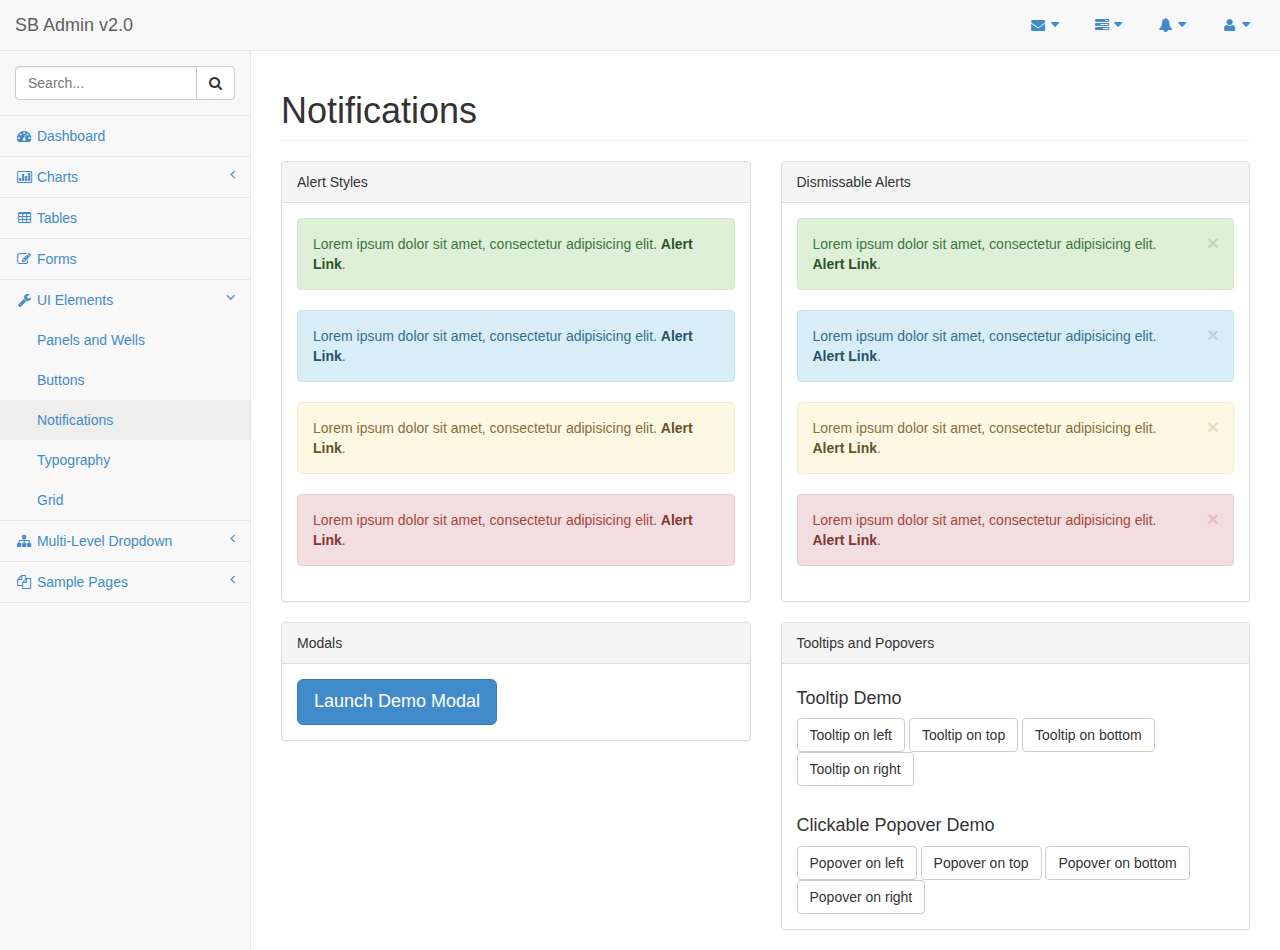
<file: Working/notifications.html>
<!DOCTYPE html>
<html lang="en">

<head>

    <meta charset="utf-8">
    <meta http-equiv="X-UA-Compatible" content="IE=edge">
    <meta name="viewport" content="width=device-width, initial-scale=1">
    <meta name="description" content="">
    <meta name="author" content="">

    <title>SB Admin 2 - Bootstrap Admin Theme</title>

    <!-- Bootstrap Core CSS -->
    <link href="css/bootstrap.min.css" rel="stylesheet">

    <!-- MetisMenu CSS -->
    <link href="css/plugins/metisMenu/metisMenu.min.css" rel="stylesheet">

    <!-- Custom CSS -->
    <link href="css/sb-admin-2.css" rel="stylesheet">

    <!-- Custom Fonts -->
    <link href="font-awesome-4.1.0/css/font-awesome.min.css" rel="stylesheet" type="text/css">

    <!-- HTML5 Shim and Respond.js IE8 support of HTML5 elements and media queries -->
    <!-- WARNING: Respond.js doesn't work if you view the page via file:// -->
    <!--[if lt IE 9]>
        <script src="https://oss.maxcdn.com/libs/html5shiv/3.7.0/html5shiv.js"></script>
        <script src="https://oss.maxcdn.com/libs/respond.js/1.4.2/respond.min.js"></script>
    <![endif]-->

</head>

<body>

    <div id="wrapper">

        <!-- Navigation -->
        <nav class="navbar navbar-default navbar-static-top" role="navigation" style="margin-bottom: 0">
            <div class="navbar-header">
                <button type="button" class="navbar-toggle" data-toggle="collapse" data-target=".navbar-collapse">
                    <span class="sr-only">Toggle navigation</span>
                    <span class="icon-bar"></span>
                    <span class="icon-bar"></span>
                    <span class="icon-bar"></span>
                </button>
                <a class="navbar-brand" href="index.html">SB Admin v2.0</a>
            </div>
            <!-- /.navbar-header -->

            <ul class="nav navbar-top-links navbar-right">
                <li class="dropdown">
                    <a class="dropdown-toggle" data-toggle="dropdown" href="#">
                        <i class="fa fa-envelope fa-fw"></i>  <i class="fa fa-caret-down"></i>
                    </a>
                    <ul class="dropdown-menu dropdown-messages">
                        <li>
                            <a href="#">
                                <div>
                                    <strong>John Smith</strong>
                                    <span class="pull-right text-muted">
                                        <em>Yesterday</em>
                                    </span>
                                </div>
                                <div>Lorem ipsum dolor sit amet, consectetur adipiscing elit. Pellentesque eleifend...</div>
                            </a>
                        </li>
                        <li class="divider"></li>
                        <li>
                            <a href="#">
                                <div>
                                    <strong>John Smith</strong>
                                    <span class="pull-right text-muted">
                                        <em>Yesterday</em>
                                    </span>
                                </div>
                                <div>Lorem ipsum dolor sit amet, consectetur adipiscing elit. Pellentesque eleifend...</div>
                            </a>
                        </li>
                        <li class="divider"></li>
                        <li>
                            <a href="#">
                                <div>
                                    <strong>John Smith</strong>
                                    <span class="pull-right text-muted">
                                        <em>Yesterday</em>
                                    </span>
                                </div>
                                <div>Lorem ipsum dolor sit amet, consectetur adipiscing elit. Pellentesque eleifend...</div>
                            </a>
                        </li>
                        <li class="divider"></li>
                        <li>
                            <a class="text-center" href="#">
                                <strong>Read All Messages</strong>
                                <i class="fa fa-angle-right"></i>
                            </a>
                        </li>
                    </ul>
                    <!-- /.dropdown-messages -->
                </li>
                <!-- /.dropdown -->
                <li class="dropdown">
                    <a class="dropdown-toggle" data-toggle="dropdown" href="#">
                        <i class="fa fa-tasks fa-fw"></i>  <i class="fa fa-caret-down"></i>
                    </a>
                    <ul class="dropdown-menu dropdown-tasks">
                        <li>
                            <a href="#">
                                <div>
                                    <p>
                                        <strong>Task 1</strong>
                                        <span class="pull-right text-muted">40% Complete</span>
                                    </p>
                                    <div class="progress progress-striped active">
                                        <div class="progress-bar progress-bar-success" role="progressbar" aria-valuenow="40" aria-valuemin="0" aria-valuemax="100" style="width: 40%">
                                            <span class="sr-only">40% Complete (success)</span>
                                        </div>
                                    </div>
                                </div>
                            </a>
                        </li>
                        <li class="divider"></li>
                        <li>
                            <a href="#">
                                <div>
                                    <p>
                                        <strong>Task 2</strong>
                                        <span class="pull-right text-muted">20% Complete</span>
                                    </p>
                                    <div class="progress progress-striped active">
                                        <div class="progress-bar progress-bar-info" role="progressbar" aria-valuenow="20" aria-valuemin="0" aria-valuemax="100" style="width: 20%">
                                            <span class="sr-only">20% Complete</span>
                                        </div>
                                    </div>
                                </div>
                            </a>
                        </li>
                        <li class="divider"></li>
                        <li>
                            <a href="#">
                                <div>
                                    <p>
                                        <strong>Task 3</strong>
                                        <span class="pull-right text-muted">60% Complete</span>
                                    </p>
                                    <div class="progress progress-striped active">
                                        <div class="progress-bar progress-bar-warning" role="progressbar" aria-valuenow="60" aria-valuemin="0" aria-valuemax="100" style="width: 60%">
                                            <span class="sr-only">60% Complete (warning)</span>
                                        </div>
                                    </div>
                                </div>
                            </a>
                        </li>
                        <li class="divider"></li>
                        <li>
                            <a href="#">
                                <div>
                                    <p>
                                        <strong>Task 4</strong>
                                        <span class="pull-right text-muted">80% Complete</span>
                                    </p>
                                    <div class="progress progress-striped active">
                                        <div class="progress-bar progress-bar-danger" role="progressbar" aria-valuenow="80" aria-valuemin="0" aria-valuemax="100" style="width: 80%">
                                            <span class="sr-only">80% Complete (danger)</span>
                                        </div>
                                    </div>
                                </div>
                            </a>
                        </li>
                        <li class="divider"></li>
                        <li>
                            <a class="text-center" href="#">
                                <strong>See All Tasks</strong>
                                <i class="fa fa-angle-right"></i>
                            </a>
                        </li>
                    </ul>
                    <!-- /.dropdown-tasks -->
                </li>
                <!-- /.dropdown -->
                <li class="dropdown">
                    <a class="dropdown-toggle" data-toggle="dropdown" href="#">
                        <i class="fa fa-bell fa-fw"></i>  <i class="fa fa-caret-down"></i>
                    </a>
                    <ul class="dropdown-menu dropdown-alerts">
                        <li>
                            <a href="#">
                                <div>
                                    <i class="fa fa-comment fa-fw"></i> New Comment
                                    <span class="pull-right text-muted small">4 minutes ago</span>
                                </div>
                            </a>
                        </li>
                        <li class="divider"></li>
                        <li>
                            <a href="#">
                                <div>
                                    <i class="fa fa-twitter fa-fw"></i> 3 New Followers
                                    <span class="pull-right text-muted small">12 minutes ago</span>
                                </div>
                            </a>
                        </li>
                        <li class="divider"></li>
                        <li>
                            <a href="#">
                                <div>
                                    <i class="fa fa-envelope fa-fw"></i> Message Sent
                                    <span class="pull-right text-muted small">4 minutes ago</span>
                                </div>
                            </a>
                        </li>
                        <li class="divider"></li>
                        <li>
                            <a href="#">
                                <div>
                                    <i class="fa fa-tasks fa-fw"></i> New Task
                                    <span class="pull-right text-muted small">4 minutes ago</span>
                                </div>
                            </a>
                        </li>
                        <li class="divider"></li>
                        <li>
                            <a href="#">
                                <div>
                                    <i class="fa fa-upload fa-fw"></i> Server Rebooted
                                    <span class="pull-right text-muted small">4 minutes ago</span>
                                </div>
                            </a>
                        </li>
                        <li class="divider"></li>
                        <li>
                            <a class="text-center" href="#">
                                <strong>See All Alerts</strong>
                                <i class="fa fa-angle-right"></i>
                            </a>
                        </li>
                    </ul>
                    <!-- /.dropdown-alerts -->
                </li>
                <!-- /.dropdown -->
                <li class="dropdown">
                    <a class="dropdown-toggle" data-toggle="dropdown" href="#">
                        <i class="fa fa-user fa-fw"></i>  <i class="fa fa-caret-down"></i>
                    </a>
                    <ul class="dropdown-menu dropdown-user">
                        <li><a href="#"><i class="fa fa-user fa-fw"></i> User Profile</a>
                        </li>
                        <li><a href="#"><i class="fa fa-gear fa-fw"></i> Settings</a>
                        </li>
                        <li class="divider"></li>
                        <li><a href="login.html"><i class="fa fa-sign-out fa-fw"></i> Logout</a>
                        </li>
                    </ul>
                    <!-- /.dropdown-user -->
                </li>
                <!-- /.dropdown -->
            </ul>
            <!-- /.navbar-top-links -->

            <div class="navbar-default sidebar" role="navigation">
                <div class="sidebar-nav navbar-collapse">
                    <ul class="nav" id="side-menu">
                        <li class="sidebar-search">
                            <div class="input-group custom-search-form">
                                <input type="text" class="form-control" placeholder="Search...">
                                <span class="input-group-btn">
                                <button class="btn btn-default" type="button">
                                    <i class="fa fa-search"></i>
                                </button>
                            </span>
                            </div>
                            <!-- /input-group -->
                        </li>
                        <li>
                            <a href="index.html"><i class="fa fa-dashboard fa-fw"></i> Dashboard</a>
                        </li>
                        <li>
                            <a href="#"><i class="fa fa-bar-chart-o fa-fw"></i> Charts<span class="fa arrow"></span></a>
                            <ul class="nav nav-second-level">
                                <li>
                                    <a href="flot.html">Flot Charts</a>
                                </li>
                                <li>
                                    <a href="morris.html">Morris.js Charts</a>
                                </li>
                            </ul>
                            <!-- /.nav-second-level -->
                        </li>
                        <li>
                            <a href="tables.html"><i class="fa fa-table fa-fw"></i> Tables</a>
                        </li>
                        <li>
                            <a href="forms.html"><i class="fa fa-edit fa-fw"></i> Forms</a>
                        </li>
                        <li class="active">
                            <a href="#"><i class="fa fa-wrench fa-fw"></i> UI Elements<span class="fa arrow"></span></a>
                            <ul class="nav nav-second-level">
                                <li>
                                    <a href="panels-wells.html">Panels and Wells</a>
                                </li>
                                <li>
                                    <a href="buttons.html">Buttons</a>
                                </li>
                                <li>
                                    <a class="active" href="notifications.html">Notifications</a>
                                </li>
                                <li>
                                    <a href="typography.html">Typography</a>
                                </li>
                                <li>
                                    <a href="grid.html">Grid</a>
                                </li>
                            </ul>
                            <!-- /.nav-second-level -->
                        </li>
                        <li>
                            <a href="#"><i class="fa fa-sitemap fa-fw"></i> Multi-Level Dropdown<span class="fa arrow"></span></a>
                            <ul class="nav nav-second-level">
                                <li>
                                    <a href="#">Second Level Item</a>
                                </li>
                                <li>
                                    <a href="#">Second Level Item</a>
                                </li>
                                <li>
                                    <a href="#">Third Level <span class="fa arrow"></span></a>
                                    <ul class="nav nav-third-level">
                                        <li>
                                            <a href="#">Third Level Item</a>
                                        </li>
                                        <li>
                                            <a href="#">Third Level Item</a>
                                        </li>
                                        <li>
                                            <a href="#">Third Level Item</a>
                                        </li>
                                        <li>
                                            <a href="#">Third Level Item</a>
                                        </li>
                                    </ul>
                                    <!-- /.nav-third-level -->
                                </li>
                            </ul>
                            <!-- /.nav-second-level -->
                        </li>
                        <li>
                            <a href="#"><i class="fa fa-files-o fa-fw"></i> Sample Pages<span class="fa arrow"></span></a>
                            <ul class="nav nav-second-level">
                                <li>
                                    <a href="blank.html">Blank Page</a>
                                </li>
                                <li>
                                    <a href="login.html">Login Page</a>
                                </li>
                            </ul>
                            <!-- /.nav-second-level -->
                        </li>
                    </ul>
                </div>
                <!-- /.sidebar-collapse -->
            </div>
            <!-- /.navbar-static-side -->
        </nav>

        <div id="page-wrapper">
            <div class="row">
                <div class="col-lg-12">
                    <h1 class="page-header">Notifications</h1>
                </div>
                <!-- /.col-lg-12 -->
            </div>
            <!-- /.row -->
            <div class="row">
                <div class="col-lg-6">
                    <div class="panel panel-default">
                        <div class="panel-heading">
                            Alert Styles
                        </div>
                        <!-- /.panel-heading -->
                        <div class="panel-body">
                            <div class="alert alert-success">
                                Lorem ipsum dolor sit amet, consectetur adipisicing elit. <a href="#" class="alert-link">Alert Link</a>.
                            </div>
                            <div class="alert alert-info">
                                Lorem ipsum dolor sit amet, consectetur adipisicing elit. <a href="#" class="alert-link">Alert Link</a>.
                            </div>
                            <div class="alert alert-warning">
                                Lorem ipsum dolor sit amet, consectetur adipisicing elit. <a href="#" class="alert-link">Alert Link</a>.
                            </div>
                            <div class="alert alert-danger">
                                Lorem ipsum dolor sit amet, consectetur adipisicing elit. <a href="#" class="alert-link">Alert Link</a>.
                            </div>
                        </div>
                        <!-- .panel-body -->
                    </div>
                    <!-- /.panel -->
                </div>
                <!-- /.col-lg-6 -->
                <div class="col-lg-6">
                    <div class="panel panel-default">
                        <div class="panel-heading">
                            Dismissable Alerts
                        </div>
                        <!-- /.panel-heading -->
                        <div class="panel-body">
                            <div class="alert alert-success alert-dismissable">
                                <button type="button" class="close" data-dismiss="alert" aria-hidden="true">&times;</button>
                                Lorem ipsum dolor sit amet, consectetur adipisicing elit. <a href="#" class="alert-link">Alert Link</a>.
                            </div>
                            <div class="alert alert-info alert-dismissable">
                                <button type="button" class="close" data-dismiss="alert" aria-hidden="true">&times;</button>
                                Lorem ipsum dolor sit amet, consectetur adipisicing elit. <a href="#" class="alert-link">Alert Link</a>.
                            </div>
                            <div class="alert alert-warning alert-dismissable">
                                <button type="button" class="close" data-dismiss="alert" aria-hidden="true">&times;</button>
                                Lorem ipsum dolor sit amet, consectetur adipisicing elit. <a href="#" class="alert-link">Alert Link</a>.
                            </div>
                            <div class="alert alert-danger alert-dismissable">
                                <button type="button" class="close" data-dismiss="alert" aria-hidden="true">&times;</button>
                                Lorem ipsum dolor sit amet, consectetur adipisicing elit. <a href="#" class="alert-link">Alert Link</a>.
                            </div>
                        </div>
                        <!-- .panel-body -->
                    </div>
                    <!-- /.panel -->
                </div>
                <!-- /.col-lg-6 -->
            </div>
            <!-- /.row -->
            <div class="row">
                <div class="col-lg-6">
                    <div class="panel panel-default">
                        <div class="panel-heading">
                            Modals
                        </div>
                        <!-- /.panel-heading -->
                        <div class="panel-body">
                            <!-- Button trigger modal -->
                            <button class="btn btn-primary btn-lg" data-toggle="modal" data-target="#myModal">
                                Launch Demo Modal
                            </button>
                            <!-- Modal -->
                            <div class="modal fade" id="myModal" tabindex="-1" role="dialog" aria-labelledby="myModalLabel" aria-hidden="true">
                                <div class="modal-dialog">
                                    <div class="modal-content">
                                        <div class="modal-header">
                                            <button type="button" class="close" data-dismiss="modal" aria-hidden="true">&times;</button>
                                            <h4 class="modal-title" id="myModalLabel">Modal title</h4>
                                        </div>
                                        <div class="modal-body">
                                            Lorem ipsum dolor sit amet, consectetur adipisicing elit, sed do eiusmod tempor incididunt ut labore et dolore magna aliqua. Ut enim ad minim veniam, quis nostrud exercitation ullamco laboris nisi ut aliquip ex ea commodo consequat. Duis aute irure dolor in reprehenderit in voluptate velit esse cillum dolore eu fugiat nulla pariatur. Excepteur sint occaecat cupidatat non proident, sunt in culpa qui officia deserunt mollit anim id est laborum.
                                        </div>
                                        <div class="modal-footer">
                                            <button type="button" class="btn btn-default" data-dismiss="modal">Close</button>
                                            <button type="button" class="btn btn-primary">Save changes</button>
                                        </div>
                                    </div>
                                    <!-- /.modal-content -->
                                </div>
                                <!-- /.modal-dialog -->
                            </div>
                            <!-- /.modal -->
                        </div>
                        <!-- .panel-body -->
                    </div>
                    <!-- /.panel -->
                </div>
                <!-- /.col-lg-6 -->
                <div class="col-lg-6">
                    <div class="panel panel-default">
                        <div class="panel-heading">
                            Tooltips and Popovers
                        </div>
                        <!-- /.panel-heading -->
                        <div class="panel-body">
                            <h4>Tooltip Demo</h4>
                            <div class="tooltip-demo">
                                <button type="button" class="btn btn-default" data-toggle="tooltip" data-placement="left" title="Tooltip on left">Tooltip on left</button>
                                <button type="button" class="btn btn-default" data-toggle="tooltip" data-placement="top" title="Tooltip on top">Tooltip on top</button>
                                <button type="button" class="btn btn-default" data-toggle="tooltip" data-placement="bottom" title="Tooltip on bottom">Tooltip on bottom</button>
                                <button type="button" class="btn btn-default" data-toggle="tooltip" data-placement="right" title="Tooltip on right">Tooltip on right</button>
                            </div>
                            <br>
                            <h4>Clickable Popover Demo</h4>
                            <div class="tooltip-demo">
                                <button type="button" class="btn btn-default" data-container="body" data-toggle="popover" data-placement="left" data-content="Vivamus sagittis lacus vel augue laoreet rutrum faucibus.">
                                    Popover on left
                                </button>
                                <button type="button" class="btn btn-default" data-container="body" data-toggle="popover" data-placement="top" data-content="Vivamus sagittis lacus vel augue laoreet rutrum faucibus.">
                                    Popover on top
                                </button>
                                <button type="button" class="btn btn-default" data-container="body" data-toggle="popover" data-placement="bottom" data-content="Vivamus sagittis lacus vel augue laoreet rutrum faucibus.">
                                    Popover on bottom
                                </button>
                                <button type="button" class="btn btn-default" data-container="body" data-toggle="popover" data-placement="right" data-content="Vivamus sagittis lacus vel augue laoreet rutrum faucibus.">
                                    Popover on right
                                </button>
                            </div>
                        </div>
                        <!-- .panel-body -->
                    </div>
                    <!-- /.panel -->
                </div>
                <!-- /.col-lg-6 -->
            </div>
            <!-- /.row -->
        </div>
        <!-- /#page-wrapper -->

    </div>
    <!-- /#wrapper -->

    <!-- jQuery Version 1.11.0 -->
    <script src="js/jquery-1.11.0.js"></script>

    <!-- Bootstrap Core JavaScript -->
    <script src="js/bootstrap.min.js"></script>

    <!-- Metis Menu Plugin JavaScript -->
    <script src="js/plugins/metisMenu/metisMenu.min.js"></script>

    <!-- Custom Theme JavaScript -->
    <script src="js/sb-admin-2.js"></script>

    <!-- Page-Level Demo Scripts - Notifications - Use for reference -->
    <script>
    // tooltip demo
    $('.tooltip-demo').tooltip({
        selector: "[data-toggle=tooltip]",
        container: "body"
    })

    // popover demo
    $("[data-toggle=popover]")
        .popover()
    </script>

</body>

</html>
</file>
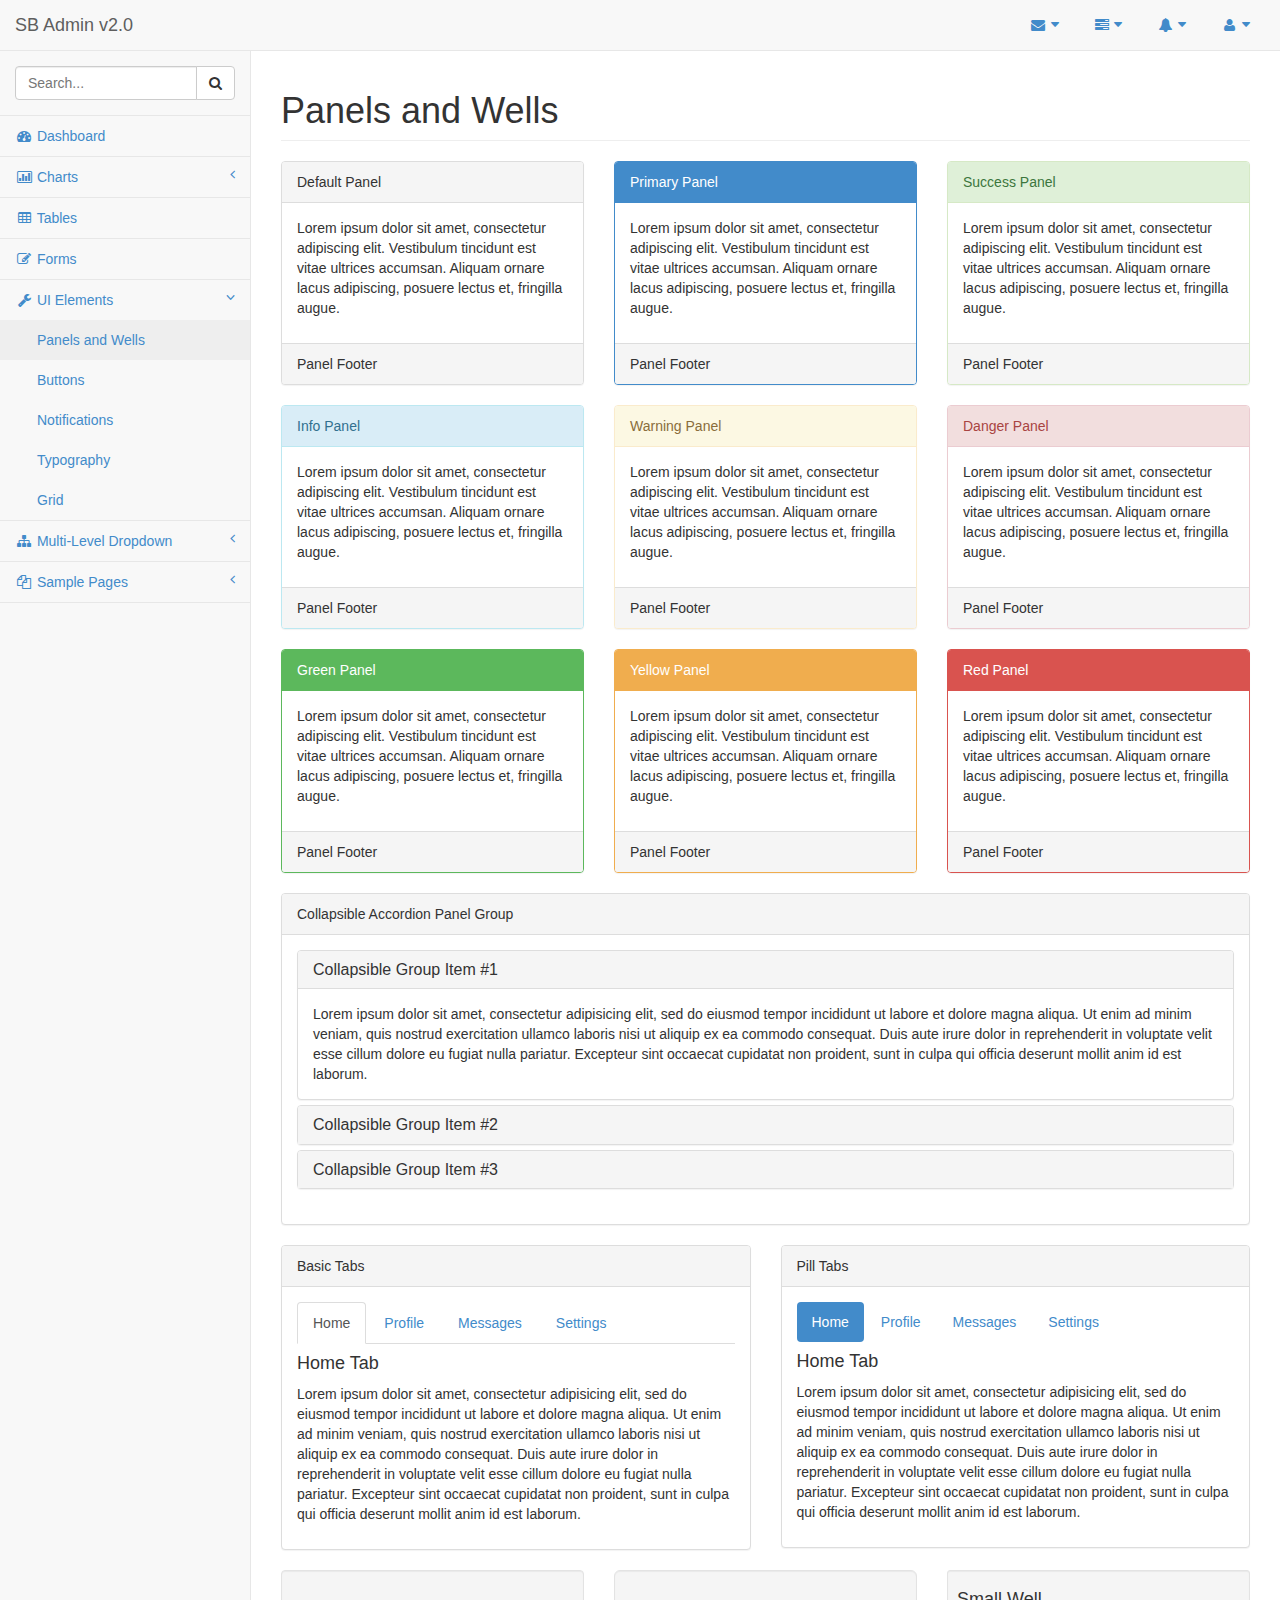
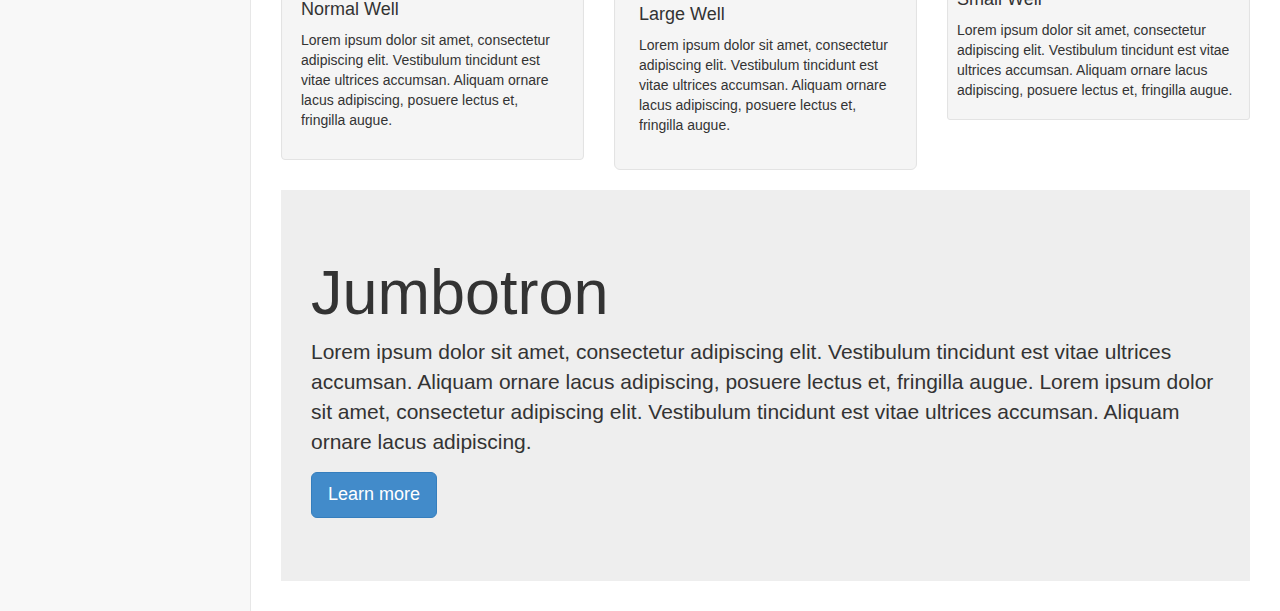
<file: Working/panels-wells.html>
<!DOCTYPE html>
<html lang="en">

<head>

    <meta charset="utf-8">
    <meta http-equiv="X-UA-Compatible" content="IE=edge">
    <meta name="viewport" content="width=device-width, initial-scale=1">
    <meta name="description" content="">
    <meta name="author" content="">

    <title>SB Admin 2 - Bootstrap Admin Theme</title>

    <!-- Bootstrap Core CSS -->
    <link href="css/bootstrap.min.css" rel="stylesheet">

    <!-- MetisMenu CSS -->
    <link href="css/plugins/metisMenu/metisMenu.min.css" rel="stylesheet">

    <!-- Custom CSS -->
    <link href="css/sb-admin-2.css" rel="stylesheet">

    <!-- Custom Fonts -->
    <link href="font-awesome-4.1.0/css/font-awesome.min.css" rel="stylesheet" type="text/css">

    <!-- HTML5 Shim and Respond.js IE8 support of HTML5 elements and media queries -->
    <!-- WARNING: Respond.js doesn't work if you view the page via file:// -->
    <!--[if lt IE 9]>
        <script src="https://oss.maxcdn.com/libs/html5shiv/3.7.0/html5shiv.js"></script>
        <script src="https://oss.maxcdn.com/libs/respond.js/1.4.2/respond.min.js"></script>
    <![endif]-->

</head>

<body>

    <div id="wrapper">

        <!-- Navigation -->
        <nav class="navbar navbar-default navbar-static-top" role="navigation" style="margin-bottom: 0">
            <div class="navbar-header">
                <button type="button" class="navbar-toggle" data-toggle="collapse" data-target=".navbar-collapse">
                    <span class="sr-only">Toggle navigation</span>
                    <span class="icon-bar"></span>
                    <span class="icon-bar"></span>
                    <span class="icon-bar"></span>
                </button>
                <a class="navbar-brand" href="index.html">SB Admin v2.0</a>
            </div>
            <!-- /.navbar-header -->

            <ul class="nav navbar-top-links navbar-right">
                <li class="dropdown">
                    <a class="dropdown-toggle" data-toggle="dropdown" href="#">
                        <i class="fa fa-envelope fa-fw"></i>  <i class="fa fa-caret-down"></i>
                    </a>
                    <ul class="dropdown-menu dropdown-messages">
                        <li>
                            <a href="#">
                                <div>
                                    <strong>John Smith</strong>
                                    <span class="pull-right text-muted">
                                        <em>Yesterday</em>
                                    </span>
                                </div>
                                <div>Lorem ipsum dolor sit amet, consectetur adipiscing elit. Pellentesque eleifend...</div>
                            </a>
                        </li>
                        <li class="divider"></li>
                        <li>
                            <a href="#">
                                <div>
                                    <strong>John Smith</strong>
                                    <span class="pull-right text-muted">
                                        <em>Yesterday</em>
                                    </span>
                                </div>
                                <div>Lorem ipsum dolor sit amet, consectetur adipiscing elit. Pellentesque eleifend...</div>
                            </a>
                        </li>
                        <li class="divider"></li>
                        <li>
                            <a href="#">
                                <div>
                                    <strong>John Smith</strong>
                                    <span class="pull-right text-muted">
                                        <em>Yesterday</em>
                                    </span>
                                </div>
                                <div>Lorem ipsum dolor sit amet, consectetur adipiscing elit. Pellentesque eleifend...</div>
                            </a>
                        </li>
                        <li class="divider"></li>
                        <li>
                            <a class="text-center" href="#">
                                <strong>Read All Messages</strong>
                                <i class="fa fa-angle-right"></i>
                            </a>
                        </li>
                    </ul>
                    <!-- /.dropdown-messages -->
                </li>
                <!-- /.dropdown -->
                <li class="dropdown">
                    <a class="dropdown-toggle" data-toggle="dropdown" href="#">
                        <i class="fa fa-tasks fa-fw"></i>  <i class="fa fa-caret-down"></i>
                    </a>
                    <ul class="dropdown-menu dropdown-tasks">
                        <li>
                            <a href="#">
                                <div>
                                    <p>
                                        <strong>Task 1</strong>
                                        <span class="pull-right text-muted">40% Complete</span>
                                    </p>
                                    <div class="progress progress-striped active">
                                        <div class="progress-bar progress-bar-success" role="progressbar" aria-valuenow="40" aria-valuemin="0" aria-valuemax="100" style="width: 40%">
                                            <span class="sr-only">40% Complete (success)</span>
                                        </div>
                                    </div>
                                </div>
                            </a>
                        </li>
                        <li class="divider"></li>
                        <li>
                            <a href="#">
                                <div>
                                    <p>
                                        <strong>Task 2</strong>
                                        <span class="pull-right text-muted">20% Complete</span>
                                    </p>
                                    <div class="progress progress-striped active">
                                        <div class="progress-bar progress-bar-info" role="progressbar" aria-valuenow="20" aria-valuemin="0" aria-valuemax="100" style="width: 20%">
                                            <span class="sr-only">20% Complete</span>
                                        </div>
                                    </div>
                                </div>
                            </a>
                        </li>
                        <li class="divider"></li>
                        <li>
                            <a href="#">
                                <div>
                                    <p>
                                        <strong>Task 3</strong>
                                        <span class="pull-right text-muted">60% Complete</span>
                                    </p>
                                    <div class="progress progress-striped active">
                                        <div class="progress-bar progress-bar-warning" role="progressbar" aria-valuenow="60" aria-valuemin="0" aria-valuemax="100" style="width: 60%">
                                            <span class="sr-only">60% Complete (warning)</span>
                                        </div>
                                    </div>
                                </div>
                            </a>
                        </li>
                        <li class="divider"></li>
                        <li>
                            <a href="#">
                                <div>
                                    <p>
                                        <strong>Task 4</strong>
                                        <span class="pull-right text-muted">80% Complete</span>
                                    </p>
                                    <div class="progress progress-striped active">
                                        <div class="progress-bar progress-bar-danger" role="progressbar" aria-valuenow="80" aria-valuemin="0" aria-valuemax="100" style="width: 80%">
                                            <span class="sr-only">80% Complete (danger)</span>
                                        </div>
                                    </div>
                                </div>
                            </a>
                        </li>
                        <li class="divider"></li>
                        <li>
                            <a class="text-center" href="#">
                                <strong>See All Tasks</strong>
                                <i class="fa fa-angle-right"></i>
                            </a>
                        </li>
                    </ul>
                    <!-- /.dropdown-tasks -->
                </li>
                <!-- /.dropdown -->
                <li class="dropdown">
                    <a class="dropdown-toggle" data-toggle="dropdown" href="#">
                        <i class="fa fa-bell fa-fw"></i>  <i class="fa fa-caret-down"></i>
                    </a>
                    <ul class="dropdown-menu dropdown-alerts">
                        <li>
                            <a href="#">
                                <div>
                                    <i class="fa fa-comment fa-fw"></i> New Comment
                                    <span class="pull-right text-muted small">4 minutes ago</span>
                                </div>
                            </a>
                        </li>
                        <li class="divider"></li>
                        <li>
                            <a href="#">
                                <div>
                                    <i class="fa fa-twitter fa-fw"></i> 3 New Followers
                                    <span class="pull-right text-muted small">12 minutes ago</span>
                                </div>
                            </a>
                        </li>
                        <li class="divider"></li>
                        <li>
                            <a href="#">
                                <div>
                                    <i class="fa fa-envelope fa-fw"></i> Message Sent
                                    <span class="pull-right text-muted small">4 minutes ago</span>
                                </div>
                            </a>
                        </li>
                        <li class="divider"></li>
                        <li>
                            <a href="#">
                                <div>
                                    <i class="fa fa-tasks fa-fw"></i> New Task
                                    <span class="pull-right text-muted small">4 minutes ago</span>
                                </div>
                            </a>
                        </li>
                        <li class="divider"></li>
                        <li>
                            <a href="#">
                                <div>
                                    <i class="fa fa-upload fa-fw"></i> Server Rebooted
                                    <span class="pull-right text-muted small">4 minutes ago</span>
                                </div>
                            </a>
                        </li>
                        <li class="divider"></li>
                        <li>
                            <a class="text-center" href="#">
                                <strong>See All Alerts</strong>
                                <i class="fa fa-angle-right"></i>
                            </a>
                        </li>
                    </ul>
                    <!-- /.dropdown-alerts -->
                </li>
                <!-- /.dropdown -->
                <li class="dropdown">
                    <a class="dropdown-toggle" data-toggle="dropdown" href="#">
                        <i class="fa fa-user fa-fw"></i>  <i class="fa fa-caret-down"></i>
                    </a>
                    <ul class="dropdown-menu dropdown-user">
                        <li><a href="#"><i class="fa fa-user fa-fw"></i> User Profile</a>
                        </li>
                        <li><a href="#"><i class="fa fa-gear fa-fw"></i> Settings</a>
                        </li>
                        <li class="divider"></li>
                        <li><a href="login.html"><i class="fa fa-sign-out fa-fw"></i> Logout</a>
                        </li>
                    </ul>
                    <!-- /.dropdown-user -->
                </li>
                <!-- /.dropdown -->
            </ul>
            <!-- /.navbar-top-links -->

            <div class="navbar-default sidebar" role="navigation">
                <div class="sidebar-nav navbar-collapse">
                    <ul class="nav" id="side-menu">
                        <li class="sidebar-search">
                            <div class="input-group custom-search-form">
                                <input type="text" class="form-control" placeholder="Search...">
                                <span class="input-group-btn">
                                <button class="btn btn-default" type="button">
                                    <i class="fa fa-search"></i>
                                </button>
                            </span>
                            </div>
                            <!-- /input-group -->
                        </li>
                        <li>
                            <a href="index.html"><i class="fa fa-dashboard fa-fw"></i> Dashboard</a>
                        </li>
                        <li>
                            <a href="#"><i class="fa fa-bar-chart-o fa-fw"></i> Charts<span class="fa arrow"></span></a>
                            <ul class="nav nav-second-level">
                                <li>
                                    <a href="flot.html">Flot Charts</a>
                                </li>
                                <li>
                                    <a href="morris.html">Morris.js Charts</a>
                                </li>
                            </ul>
                            <!-- /.nav-second-level -->
                        </li>
                        <li>
                            <a href="tables.html"><i class="fa fa-table fa-fw"></i> Tables</a>
                        </li>
                        <li>
                            <a href="forms.html"><i class="fa fa-edit fa-fw"></i> Forms</a>
                        </li>
                        <li class="active">
                            <a href="#"><i class="fa fa-wrench fa-fw"></i> UI Elements<span class="fa arrow"></span></a>
                            <ul class="nav nav-second-level">
                                <li>
                                    <a class="active" href="panels-wells.html">Panels and Wells</a>
                                </li>
                                <li>
                                    <a href="buttons.html">Buttons</a>
                                </li>
                                <li>
                                    <a href="notifications.html">Notifications</a>
                                </li>
                                <li>
                                    <a href="typography.html">Typography</a>
                                </li>
                                <li>
                                    <a href="grid.html">Grid</a>
                                </li>
                            </ul>
                            <!-- /.nav-second-level -->
                        </li>
                        <li>
                            <a href="#"><i class="fa fa-sitemap fa-fw"></i> Multi-Level Dropdown<span class="fa arrow"></span></a>
                            <ul class="nav nav-second-level">
                                <li>
                                    <a href="#">Second Level Item</a>
                                </li>
                                <li>
                                    <a href="#">Second Level Item</a>
                                </li>
                                <li>
                                    <a href="#">Third Level <span class="fa arrow"></span></a>
                                    <ul class="nav nav-third-level">
                                        <li>
                                            <a href="#">Third Level Item</a>
                                        </li>
                                        <li>
                                            <a href="#">Third Level Item</a>
                                        </li>
                                        <li>
                                            <a href="#">Third Level Item</a>
                                        </li>
                                        <li>
                                            <a href="#">Third Level Item</a>
                                        </li>
                                    </ul>
                                    <!-- /.nav-third-level -->
                                </li>
                            </ul>
                            <!-- /.nav-second-level -->
                        </li>
                        <li>
                            <a href="#"><i class="fa fa-files-o fa-fw"></i> Sample Pages<span class="fa arrow"></span></a>
                            <ul class="nav nav-second-level">
                                <li>
                                    <a href="blank.html">Blank Page</a>
                                </li>
                                <li>
                                    <a href="login.html">Login Page</a>
                                </li>
                            </ul>
                            <!-- /.nav-second-level -->
                        </li>
                    </ul>
                </div>
                <!-- /.sidebar-collapse -->
            </div>
            <!-- /.navbar-static-side -->
        </nav>

        <div id="page-wrapper">
            <div class="row">
                <div class="col-lg-12">
                    <h1 class="page-header">Panels and Wells</h1>
                </div>
                <!-- /.col-lg-12 -->
            </div>
            <!-- /.row -->
            <div class="row">
                <div class="col-lg-4">
                    <div class="panel panel-default">
                        <div class="panel-heading">
                            Default Panel
                        </div>
                        <div class="panel-body">
                            <p>Lorem ipsum dolor sit amet, consectetur adipiscing elit. Vestibulum tincidunt est vitae ultrices accumsan. Aliquam ornare lacus adipiscing, posuere lectus et, fringilla augue.</p>
                        </div>
                        <div class="panel-footer">
                            Panel Footer
                        </div>
                    </div>
                </div>
                <!-- /.col-lg-4 -->
                <div class="col-lg-4">
                    <div class="panel panel-primary">
                        <div class="panel-heading">
                            Primary Panel
                        </div>
                        <div class="panel-body">
                            <p>Lorem ipsum dolor sit amet, consectetur adipiscing elit. Vestibulum tincidunt est vitae ultrices accumsan. Aliquam ornare lacus adipiscing, posuere lectus et, fringilla augue.</p>
                        </div>
                        <div class="panel-footer">
                            Panel Footer
                        </div>
                    </div>
                </div>
                <!-- /.col-lg-4 -->
                <div class="col-lg-4">
                    <div class="panel panel-success">
                        <div class="panel-heading">
                            Success Panel
                        </div>
                        <div class="panel-body">
                            <p>Lorem ipsum dolor sit amet, consectetur adipiscing elit. Vestibulum tincidunt est vitae ultrices accumsan. Aliquam ornare lacus adipiscing, posuere lectus et, fringilla augue.</p>
                        </div>
                        <div class="panel-footer">
                            Panel Footer
                        </div>
                    </div>
                </div>
                <!-- /.col-lg-4 -->
            </div>
            <!-- /.row -->
            <div class="row">
                <div class="col-lg-4">
                    <div class="panel panel-info">
                        <div class="panel-heading">
                            Info Panel
                        </div>
                        <div class="panel-body">
                            <p>Lorem ipsum dolor sit amet, consectetur adipiscing elit. Vestibulum tincidunt est vitae ultrices accumsan. Aliquam ornare lacus adipiscing, posuere lectus et, fringilla augue.</p>
                        </div>
                        <div class="panel-footer">
                            Panel Footer
                        </div>
                    </div>
                </div>
                <!-- /.col-lg-4 -->
                <div class="col-lg-4">
                    <div class="panel panel-warning">
                        <div class="panel-heading">
                            Warning Panel
                        </div>
                        <div class="panel-body">
                            <p>Lorem ipsum dolor sit amet, consectetur adipiscing elit. Vestibulum tincidunt est vitae ultrices accumsan. Aliquam ornare lacus adipiscing, posuere lectus et, fringilla augue.</p>
                        </div>
                        <div class="panel-footer">
                            Panel Footer
                        </div>
                    </div>
                </div>
                <!-- /.col-lg-4 -->
                <div class="col-lg-4">
                    <div class="panel panel-danger">
                        <div class="panel-heading">
                            Danger Panel
                        </div>
                        <div class="panel-body">
                            <p>Lorem ipsum dolor sit amet, consectetur adipiscing elit. Vestibulum tincidunt est vitae ultrices accumsan. Aliquam ornare lacus adipiscing, posuere lectus et, fringilla augue.</p>
                        </div>
                        <div class="panel-footer">
                            Panel Footer
                        </div>
                    </div>
                </div>
                <!-- /.col-lg-4 -->
            </div>
            <!-- /.row -->
            <div class="row">
                <div class="col-lg-4">
                    <div class="panel panel-green">
                        <div class="panel-heading">
                            Green Panel
                        </div>
                        <div class="panel-body">
                            <p>Lorem ipsum dolor sit amet, consectetur adipiscing elit. Vestibulum tincidunt est vitae ultrices accumsan. Aliquam ornare lacus adipiscing, posuere lectus et, fringilla augue.</p>
                        </div>
                        <div class="panel-footer">
                            Panel Footer
                        </div>
                    </div>
                    <!-- /.col-lg-4 -->
                </div>
                <div class="col-lg-4">
                    <div class="panel panel-yellow">
                        <div class="panel-heading">
                            Yellow Panel
                        </div>
                        <div class="panel-body">
                            <p>Lorem ipsum dolor sit amet, consectetur adipiscing elit. Vestibulum tincidunt est vitae ultrices accumsan. Aliquam ornare lacus adipiscing, posuere lectus et, fringilla augue.</p>
                        </div>
                        <div class="panel-footer">
                            Panel Footer
                        </div>
                    </div>
                    <!-- /.col-lg-4 -->
                </div>
                <div class="col-lg-4">
                    <div class="panel panel-red">
                        <div class="panel-heading">
                            Red Panel
                        </div>
                        <div class="panel-body">
                            <p>Lorem ipsum dolor sit amet, consectetur adipiscing elit. Vestibulum tincidunt est vitae ultrices accumsan. Aliquam ornare lacus adipiscing, posuere lectus et, fringilla augue.</p>
                        </div>
                        <div class="panel-footer">
                            Panel Footer
                        </div>
                    </div>
                    <!-- /.col-lg-4 -->
                </div>
            </div>
            <!-- /.row -->
            <div class="row">
                <div class="col-lg-12">
                    <div class="panel panel-default">
                        <div class="panel-heading">
                            Collapsible Accordion Panel Group
                        </div>
                        <!-- .panel-heading -->
                        <div class="panel-body">
                            <div class="panel-group" id="accordion">
                                <div class="panel panel-default">
                                    <div class="panel-heading">
                                        <h4 class="panel-title">
                                            <a data-toggle="collapse" data-parent="#accordion" href="#collapseOne">Collapsible Group Item #1</a>
                                        </h4>
                                    </div>
                                    <div id="collapseOne" class="panel-collapse collapse in">
                                        <div class="panel-body">
                                            Lorem ipsum dolor sit amet, consectetur adipisicing elit, sed do eiusmod tempor incididunt ut labore et dolore magna aliqua. Ut enim ad minim veniam, quis nostrud exercitation ullamco laboris nisi ut aliquip ex ea commodo consequat. Duis aute irure dolor in reprehenderit in voluptate velit esse cillum dolore eu fugiat nulla pariatur. Excepteur sint occaecat cupidatat non proident, sunt in culpa qui officia deserunt mollit anim id est laborum.
                                        </div>
                                    </div>
                                </div>
                                <div class="panel panel-default">
                                    <div class="panel-heading">
                                        <h4 class="panel-title">
                                            <a data-toggle="collapse" data-parent="#accordion" href="#collapseTwo">Collapsible Group Item #2</a>
                                        </h4>
                                    </div>
                                    <div id="collapseTwo" class="panel-collapse collapse">
                                        <div class="panel-body">
                                            Lorem ipsum dolor sit amet, consectetur adipisicing elit, sed do eiusmod tempor incididunt ut labore et dolore magna aliqua. Ut enim ad minim veniam, quis nostrud exercitation ullamco laboris nisi ut aliquip ex ea commodo consequat. Duis aute irure dolor in reprehenderit in voluptate velit esse cillum dolore eu fugiat nulla pariatur. Excepteur sint occaecat cupidatat non proident, sunt in culpa qui officia deserunt mollit anim id est laborum.
                                        </div>
                                    </div>
                                </div>
                                <div class="panel panel-default">
                                    <div class="panel-heading">
                                        <h4 class="panel-title">
                                            <a data-toggle="collapse" data-parent="#accordion" href="#collapseThree">Collapsible Group Item #3</a>
                                        </h4>
                                    </div>
                                    <div id="collapseThree" class="panel-collapse collapse">
                                        <div class="panel-body">
                                            Lorem ipsum dolor sit amet, consectetur adipisicing elit, sed do eiusmod tempor incididunt ut labore et dolore magna aliqua. Ut enim ad minim veniam, quis nostrud exercitation ullamco laboris nisi ut aliquip ex ea commodo consequat. Duis aute irure dolor in reprehenderit in voluptate velit esse cillum dolore eu fugiat nulla pariatur. Excepteur sint occaecat cupidatat non proident, sunt in culpa qui officia deserunt mollit anim id est laborum.
                                        </div>
                                    </div>
                                </div>
                            </div>
                        </div>
                        <!-- .panel-body -->
                    </div>
                    <!-- /.panel -->
                </div>
                <!-- /.col-lg-12 -->
            </div>
            <!-- /.row -->
            <div class="row">
                <div class="col-lg-6">
                    <div class="panel panel-default">
                        <div class="panel-heading">
                            Basic Tabs
                        </div>
                        <!-- /.panel-heading -->
                        <div class="panel-body">
                            <!-- Nav tabs -->
                            <ul class="nav nav-tabs">
                                <li class="active"><a href="#home" data-toggle="tab">Home</a>
                                </li>
                                <li><a href="#profile" data-toggle="tab">Profile</a>
                                </li>
                                <li><a href="#messages" data-toggle="tab">Messages</a>
                                </li>
                                <li><a href="#settings" data-toggle="tab">Settings</a>
                                </li>
                            </ul>

                            <!-- Tab panes -->
                            <div class="tab-content">
                                <div class="tab-pane fade in active" id="home">
                                    <h4>Home Tab</h4>
                                    <p>Lorem ipsum dolor sit amet, consectetur adipisicing elit, sed do eiusmod tempor incididunt ut labore et dolore magna aliqua. Ut enim ad minim veniam, quis nostrud exercitation ullamco laboris nisi ut aliquip ex ea commodo consequat. Duis aute irure dolor in reprehenderit in voluptate velit esse cillum dolore eu fugiat nulla pariatur. Excepteur sint occaecat cupidatat non proident, sunt in culpa qui officia deserunt mollit anim id est laborum.</p>
                                </div>
                                <div class="tab-pane fade" id="profile">
                                    <h4>Profile Tab</h4>
                                    <p>Lorem ipsum dolor sit amet, consectetur adipisicing elit, sed do eiusmod tempor incididunt ut labore et dolore magna aliqua. Ut enim ad minim veniam, quis nostrud exercitation ullamco laboris nisi ut aliquip ex ea commodo consequat. Duis aute irure dolor in reprehenderit in voluptate velit esse cillum dolore eu fugiat nulla pariatur. Excepteur sint occaecat cupidatat non proident, sunt in culpa qui officia deserunt mollit anim id est laborum.</p>
                                </div>
                                <div class="tab-pane fade" id="messages">
                                    <h4>Messages Tab</h4>
                                    <p>Lorem ipsum dolor sit amet, consectetur adipisicing elit, sed do eiusmod tempor incididunt ut labore et dolore magna aliqua. Ut enim ad minim veniam, quis nostrud exercitation ullamco laboris nisi ut aliquip ex ea commodo consequat. Duis aute irure dolor in reprehenderit in voluptate velit esse cillum dolore eu fugiat nulla pariatur. Excepteur sint occaecat cupidatat non proident, sunt in culpa qui officia deserunt mollit anim id est laborum.</p>
                                </div>
                                <div class="tab-pane fade" id="settings">
                                    <h4>Settings Tab</h4>
                                    <p>Lorem ipsum dolor sit amet, consectetur adipisicing elit, sed do eiusmod tempor incididunt ut labore et dolore magna aliqua. Ut enim ad minim veniam, quis nostrud exercitation ullamco laboris nisi ut aliquip ex ea commodo consequat. Duis aute irure dolor in reprehenderit in voluptate velit esse cillum dolore eu fugiat nulla pariatur. Excepteur sint occaecat cupidatat non proident, sunt in culpa qui officia deserunt mollit anim id est laborum.</p>
                                </div>
                            </div>
                        </div>
                        <!-- /.panel-body -->
                    </div>
                    <!-- /.panel -->
                </div>
                <!-- /.col-lg-6 -->
                <div class="col-lg-6">
                    <div class="panel panel-default">
                        <div class="panel-heading">
                            Pill Tabs
                        </div>
                        <!-- /.panel-heading -->
                        <div class="panel-body">
                            <!-- Nav tabs -->
                            <ul class="nav nav-pills">
                                <li class="active"><a href="#home-pills" data-toggle="tab">Home</a>
                                </li>
                                <li><a href="#profile-pills" data-toggle="tab">Profile</a>
                                </li>
                                <li><a href="#messages-pills" data-toggle="tab">Messages</a>
                                </li>
                                <li><a href="#settings-pills" data-toggle="tab">Settings</a>
                                </li>
                            </ul>

                            <!-- Tab panes -->
                            <div class="tab-content">
                                <div class="tab-pane fade in active" id="home-pills">
                                    <h4>Home Tab</h4>
                                    <p>Lorem ipsum dolor sit amet, consectetur adipisicing elit, sed do eiusmod tempor incididunt ut labore et dolore magna aliqua. Ut enim ad minim veniam, quis nostrud exercitation ullamco laboris nisi ut aliquip ex ea commodo consequat. Duis aute irure dolor in reprehenderit in voluptate velit esse cillum dolore eu fugiat nulla pariatur. Excepteur sint occaecat cupidatat non proident, sunt in culpa qui officia deserunt mollit anim id est laborum.</p>
                                </div>
                                <div class="tab-pane fade" id="profile-pills">
                                    <h4>Profile Tab</h4>
                                    <p>Lorem ipsum dolor sit amet, consectetur adipisicing elit, sed do eiusmod tempor incididunt ut labore et dolore magna aliqua. Ut enim ad minim veniam, quis nostrud exercitation ullamco laboris nisi ut aliquip ex ea commodo consequat. Duis aute irure dolor in reprehenderit in voluptate velit esse cillum dolore eu fugiat nulla pariatur. Excepteur sint occaecat cupidatat non proident, sunt in culpa qui officia deserunt mollit anim id est laborum.</p>
                                </div>
                                <div class="tab-pane fade" id="messages-pills">
                                    <h4>Messages Tab</h4>
                                    <p>Lorem ipsum dolor sit amet, consectetur adipisicing elit, sed do eiusmod tempor incididunt ut labore et dolore magna aliqua. Ut enim ad minim veniam, quis nostrud exercitation ullamco laboris nisi ut aliquip ex ea commodo consequat. Duis aute irure dolor in reprehenderit in voluptate velit esse cillum dolore eu fugiat nulla pariatur. Excepteur sint occaecat cupidatat non proident, sunt in culpa qui officia deserunt mollit anim id est laborum.</p>
                                </div>
                                <div class="tab-pane fade" id="settings-pills">
                                    <h4>Settings Tab</h4>
                                    <p>Lorem ipsum dolor sit amet, consectetur adipisicing elit, sed do eiusmod tempor incididunt ut labore et dolore magna aliqua. Ut enim ad minim veniam, quis nostrud exercitation ullamco laboris nisi ut aliquip ex ea commodo consequat. Duis aute irure dolor in reprehenderit in voluptate velit esse cillum dolore eu fugiat nulla pariatur. Excepteur sint occaecat cupidatat non proident, sunt in culpa qui officia deserunt mollit anim id est laborum.</p>
                                </div>
                            </div>
                        </div>
                        <!-- /.panel-body -->
                    </div>
                    <!-- /.panel -->
                </div>
                <!-- /.col-lg-6 -->
            </div>
            <!-- /.row -->
            <div class="row">
                <div class="col-lg-4">
                    <div class="well">
                        <h4>Normal Well</h4>
                        <p>Lorem ipsum dolor sit amet, consectetur adipiscing elit. Vestibulum tincidunt est vitae ultrices accumsan. Aliquam ornare lacus adipiscing, posuere lectus et, fringilla augue.</p>
                    </div>
                </div>
                <!-- /.col-lg-4 -->
                <div class="col-lg-4">
                    <div class="well well-lg">
                        <h4>Large Well</h4>
                        <p>Lorem ipsum dolor sit amet, consectetur adipiscing elit. Vestibulum tincidunt est vitae ultrices accumsan. Aliquam ornare lacus adipiscing, posuere lectus et, fringilla augue.</p>
                    </div>
                </div>
                <!-- /.col-lg-4 -->
                <div class="col-lg-4">
                    <div class="well well-sm">
                        <h4>Small Well</h4>
                        <p>Lorem ipsum dolor sit amet, consectetur adipiscing elit. Vestibulum tincidunt est vitae ultrices accumsan. Aliquam ornare lacus adipiscing, posuere lectus et, fringilla augue.</p>
                    </div>
                </div>
                <!-- /.col-lg-4 -->
            </div>
            <!-- /.row -->
            <div class="row">
                <div class="col-lg-12">
                    <div class="jumbotron">
                        <h1>Jumbotron</h1>
                        <p>Lorem ipsum dolor sit amet, consectetur adipiscing elit. Vestibulum tincidunt est vitae ultrices accumsan. Aliquam ornare lacus adipiscing, posuere lectus et, fringilla augue. Lorem ipsum dolor sit amet, consectetur adipiscing elit. Vestibulum tincidunt est vitae ultrices accumsan. Aliquam ornare lacus adipiscing.</p>
                        <p><a class="btn btn-primary btn-lg" role="button">Learn more</a>
                        </p>
                    </div>
                </div>
                <!-- /.col-lg-12 -->
            </div>
            <!-- /.row -->
        </div>
        <!-- /#page-wrapper -->

    </div>
    <!-- /#wrapper -->

    <!-- jQuery Version 1.11.0 -->
    <script src="js/jquery-1.11.0.js"></script>

    <!-- Bootstrap Core JavaScript -->
    <script src="js/bootstrap.min.js"></script>

    <!-- Metis Menu Plugin JavaScript -->
    <script src="js/plugins/metisMenu/metisMenu.min.js"></script>

    <!-- Custom Theme JavaScript -->
    <script src="js/sb-admin-2.js"></script>

</body>

</html>
</file>
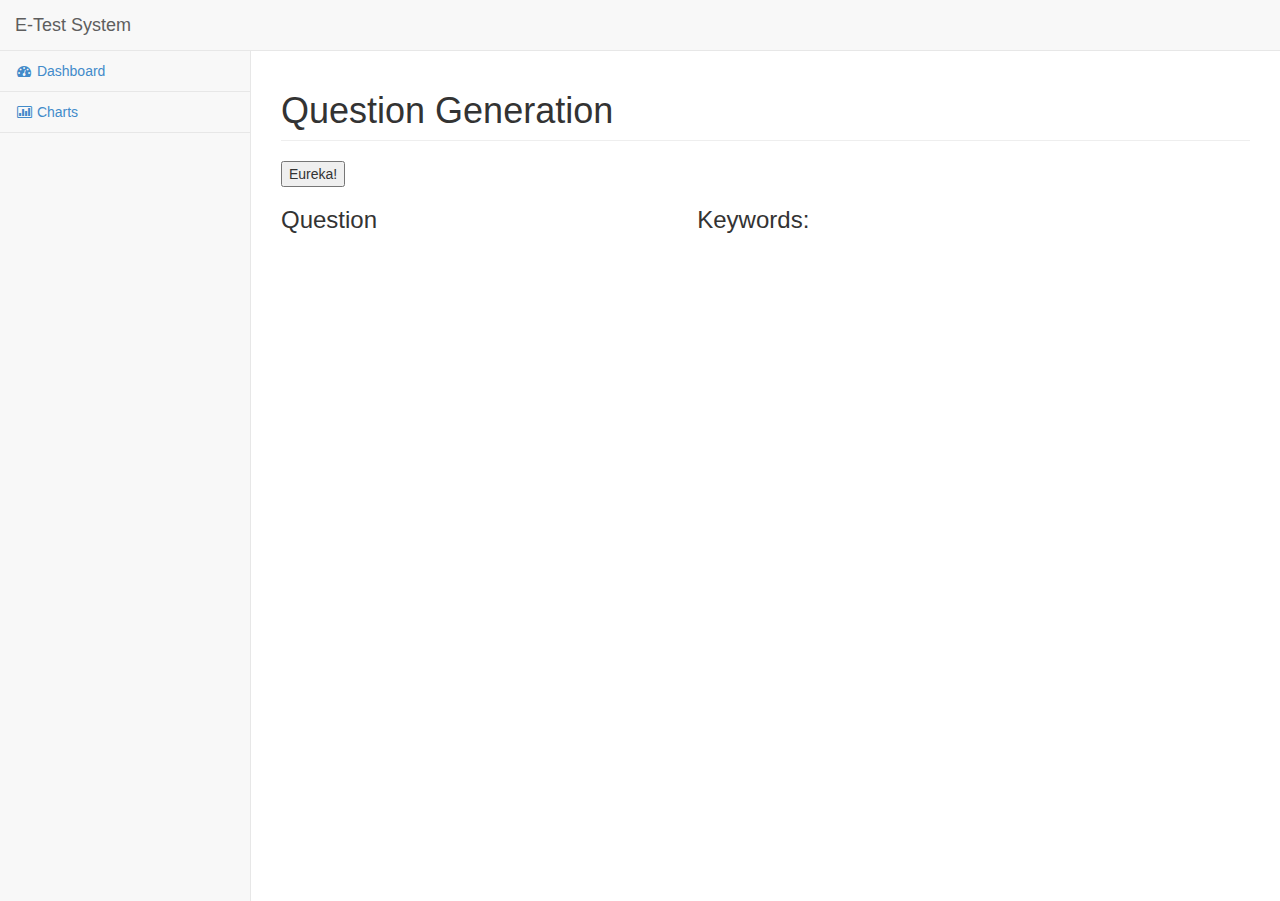
<file: Working/question_generation.html>
<!DOCTYPE html>
<html lang="en">

<head>

    <meta charset="utf-8">
    <meta http-equiv="X-UA-Compatible" content="IE=edge">
    <meta name="viewport" content="width=device-width, initial-scale=1">
    <meta name="description" content="">
    <meta name="author" content="">

    <title>E-test</title>

    <!-- Bootstrap Core CSS -->
    <link href="css/bootstrap.min.css" rel="stylesheet">

    <!-- MetisMenu CSS -->
    <link href="css/plugins/metisMenu/metisMenu.min.css" rel="stylesheet">

    <!-- Custom CSS -->
    <link href="css/sb-admin-2.css" rel="stylesheet">
	
	<!-- Custom CSS for questions -->
    <link href="css/questions.css" rel="stylesheet">
	
    <!-- Custom Fonts -->
    <link href="font-awesome-4.1.0/css/font-awesome.min.css" rel="stylesheet" type="text/css">

    <!-- HTML5 Shim and Respond.js IE8 support of HTML5 elements and media queries -->
    <!-- WARNING: Respond.js doesn't work if you view the page via file:// -->
    <!--[if lt IE 9]>
        <script src="https://oss.maxcdn.com/libs/html5shiv/3.7.0/html5shiv.js"></script>
        <script src="https://oss.maxcdn.com/libs/respond.js/1.4.2/respond.min.js"></script>
    <![endif]-->

</head>

<body>

    <div id="wrapper">

        <!-- Navigation -->
        <nav class="navbar navbar-default navbar-static-top" role="navigation" style="margin-bottom: 0">
            <div class="navbar-header">
                <button type="button" class="navbar-toggle" data-toggle="collapse" data-target=".navbar-collapse">
                    <span class="sr-only">Toggle navigation</span>
                    <span class="icon-bar"></span>
                    <span class="icon-bar"></span>
                    <span class="icon-bar"></span>
                </button>
                <a class="navbar-brand" href="index.html">E-Test System</a>
            </div>
            <!-- /.navbar-header -->

            <div class="navbar-default sidebar" role="navigation">
                <div class="sidebar-nav navbar-collapse">
                    <ul class="nav" id="side-menu">
                        <li><a href=""><i class="fa fa-dashboard fa-fw"></i> Dashboard</a></li>
                        <li><a href=""><i class="fa fa-bar-chart-o fa-fw"></i> Charts</a></li>
                    </ul>
                </div>
                <!-- /.sidebar-collapse -->
            </div>
            <!-- /.navbar-static-side -->
        </nav>

        <!-- Page Content -->
        <div id="page-wrapper">
            <div class="row">
                <div class="col-lg-12">
                    <h1 class="page-header">Question Generation</h1>
                    <button type="button" onclick="generateQuestion()">Eureka!</button>
                </div>
                <!-- /.col-lg-12 -->
            </div>
            <!-- /.row -->

            <!-- For Question Text and Keywords -->
            <div class="row">
                <!-- Question Text-->
                <div class="col-sm-5">
                    <h3 id="questionId">Question</h3>
                    <div id="text"></div>
                </div>
                <!-- Keywords -->
                <div class="col-sm-5">
                    <h3>Keywords:</h3>
                    <div id="keywords"></div>
                </div>
            </div>
            <!-- /.row -->

            <!-- For Question -->
            <div class="row">
                <!-- Question-->
                <div class="col-sm-5" id="question">

                </div>
                <!-- Drag Source -->
                <div class="col-sm-5" id="drag_source">

                </div>
            </div>
            <!-- /.row -->
        </div>
        <!-- /#page-wrapper -->

    </div>
    <!-- /#wrapper -->

    <!-- jQuery Version 1.11.0 -->
    <script src="js/jquery-1.11.0.js"></script>

    <!-- Bootstrap Core JavaScript -->
    <script src="js/bootstrap.min.js"></script>

    <!-- Metis Menu Plugin JavaScript -->
    <script src="js/plugins/metisMenu/metisMenu.min.js"></script>

    <!-- Custom Theme JavaScript -->
    <script src="js/sb-admin-2.js"></script>

</body>

</html>
</file>
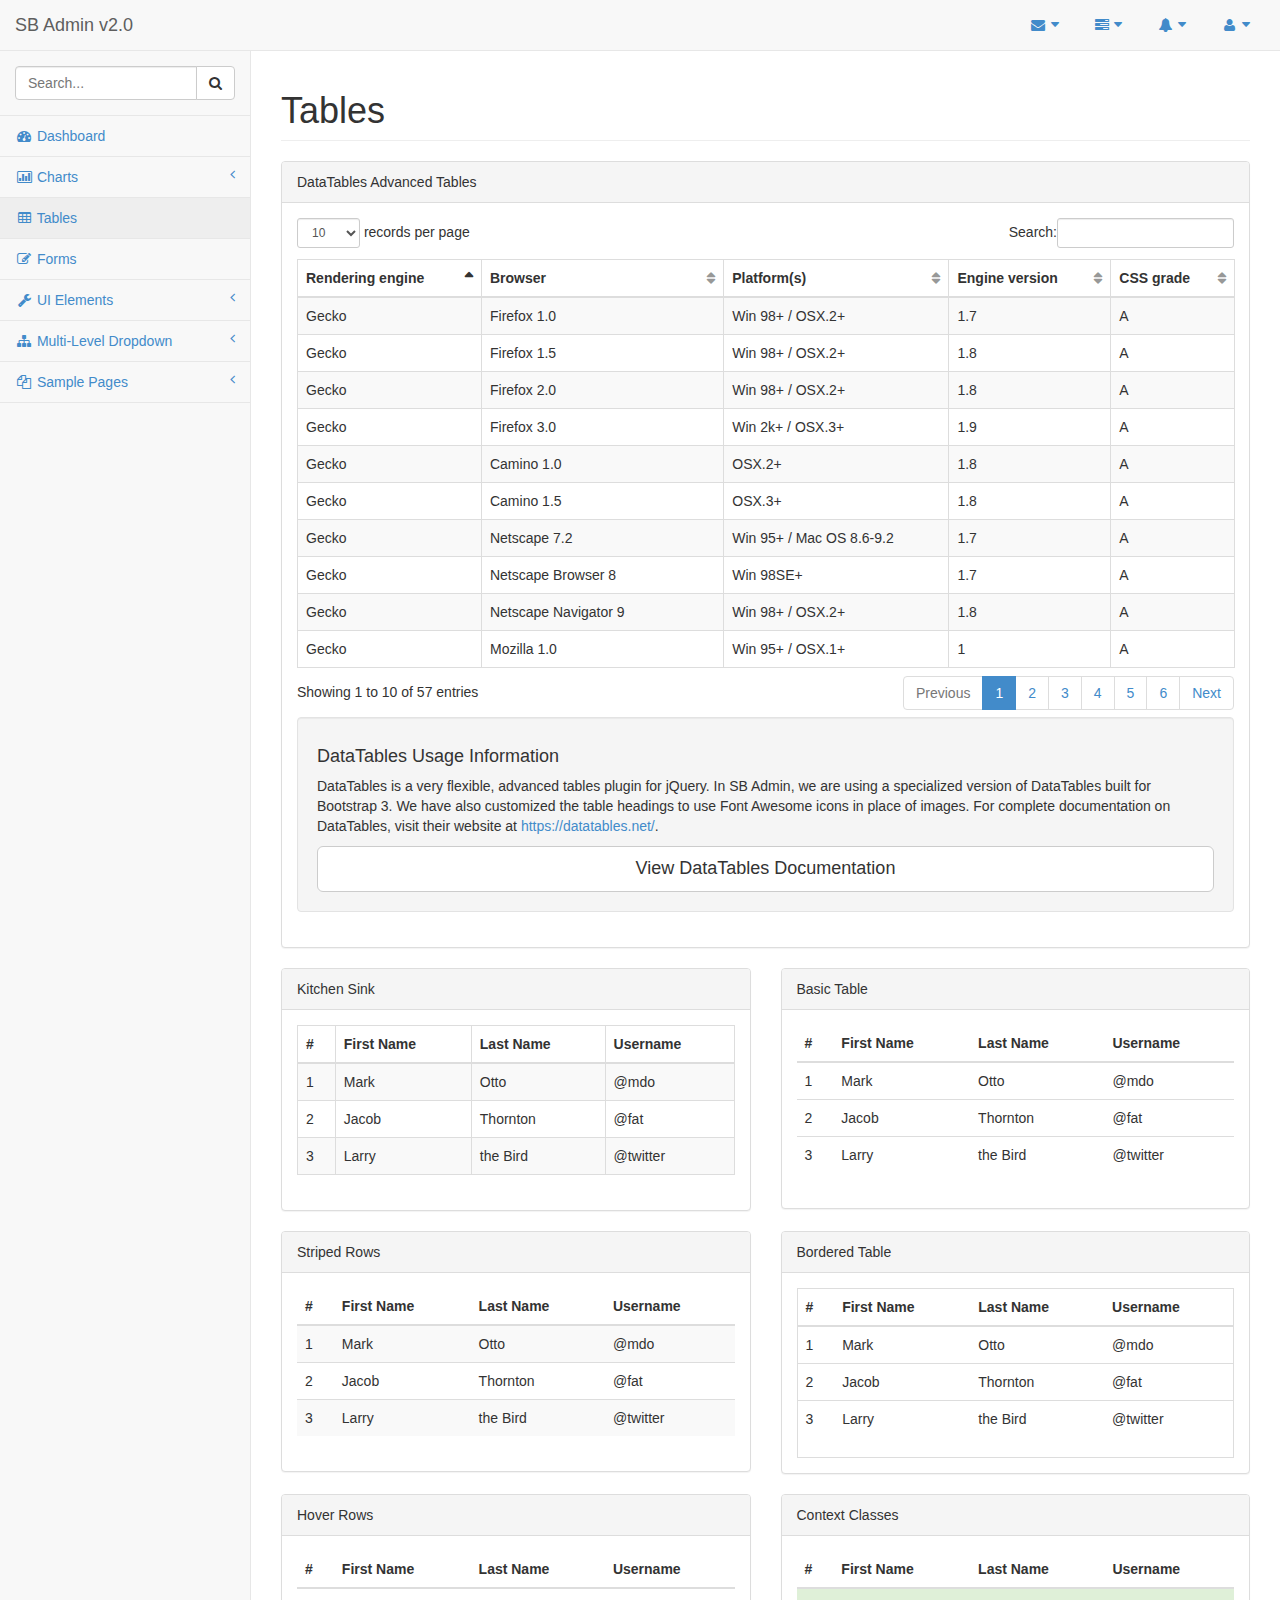
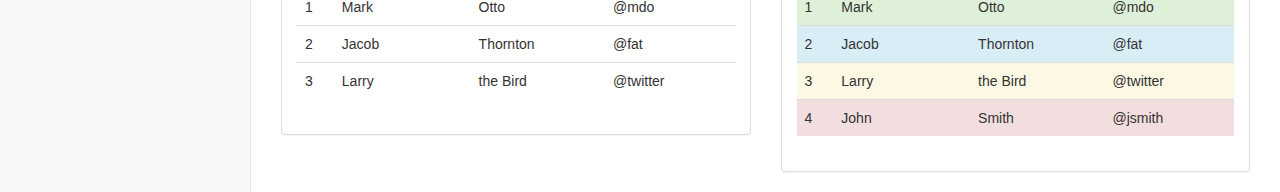
<file: Working/tables.html>
<!DOCTYPE html>
<html lang="en">

<head>

    <meta charset="utf-8">
    <meta http-equiv="X-UA-Compatible" content="IE=edge">
    <meta name="viewport" content="width=device-width, initial-scale=1">
    <meta name="description" content="">
    <meta name="author" content="">

    <title>SB Admin 2 - Bootstrap Admin Theme</title>

    <!-- Bootstrap Core CSS -->
    <link href="css/bootstrap.min.css" rel="stylesheet">

    <!-- MetisMenu CSS -->
    <link href="css/plugins/metisMenu/metisMenu.min.css" rel="stylesheet">

    <!-- DataTables CSS -->
    <link href="css/plugins/dataTables.bootstrap.css" rel="stylesheet">

    <!-- Custom CSS -->
    <link href="css/sb-admin-2.css" rel="stylesheet">

    <!-- Custom Fonts -->
    <link href="font-awesome-4.1.0/css/font-awesome.min.css" rel="stylesheet" type="text/css">

    <!-- HTML5 Shim and Respond.js IE8 support of HTML5 elements and media queries -->
    <!-- WARNING: Respond.js doesn't work if you view the page via file:// -->
    <!--[if lt IE 9]>
        <script src="https://oss.maxcdn.com/libs/html5shiv/3.7.0/html5shiv.js"></script>
        <script src="https://oss.maxcdn.com/libs/respond.js/1.4.2/respond.min.js"></script>
    <![endif]-->

</head>

<body>

    <div id="wrapper">

        <!-- Navigation -->
        <nav class="navbar navbar-default navbar-static-top" role="navigation" style="margin-bottom: 0">
            <div class="navbar-header">
                <button type="button" class="navbar-toggle" data-toggle="collapse" data-target=".navbar-collapse">
                    <span class="sr-only">Toggle navigation</span>
                    <span class="icon-bar"></span>
                    <span class="icon-bar"></span>
                    <span class="icon-bar"></span>
                </button>
                <a class="navbar-brand" href="index.html">SB Admin v2.0</a>
            </div>
            <!-- /.navbar-header -->

            <ul class="nav navbar-top-links navbar-right">
                <li class="dropdown">
                    <a class="dropdown-toggle" data-toggle="dropdown" href="#">
                        <i class="fa fa-envelope fa-fw"></i>  <i class="fa fa-caret-down"></i>
                    </a>
                    <ul class="dropdown-menu dropdown-messages">
                        <li>
                            <a href="#">
                                <div>
                                    <strong>John Smith</strong>
                                    <span class="pull-right text-muted">
                                        <em>Yesterday</em>
                                    </span>
                                </div>
                                <div>Lorem ipsum dolor sit amet, consectetur adipiscing elit. Pellentesque eleifend...</div>
                            </a>
                        </li>
                        <li class="divider"></li>
                        <li>
                            <a href="#">
                                <div>
                                    <strong>John Smith</strong>
                                    <span class="pull-right text-muted">
                                        <em>Yesterday</em>
                                    </span>
                                </div>
                                <div>Lorem ipsum dolor sit amet, consectetur adipiscing elit. Pellentesque eleifend...</div>
                            </a>
                        </li>
                        <li class="divider"></li>
                        <li>
                            <a href="#">
                                <div>
                                    <strong>John Smith</strong>
                                    <span class="pull-right text-muted">
                                        <em>Yesterday</em>
                                    </span>
                                </div>
                                <div>Lorem ipsum dolor sit amet, consectetur adipiscing elit. Pellentesque eleifend...</div>
                            </a>
                        </li>
                        <li class="divider"></li>
                        <li>
                            <a class="text-center" href="#">
                                <strong>Read All Messages</strong>
                                <i class="fa fa-angle-right"></i>
                            </a>
                        </li>
                    </ul>
                    <!-- /.dropdown-messages -->
                </li>
                <!-- /.dropdown -->
                <li class="dropdown">
                    <a class="dropdown-toggle" data-toggle="dropdown" href="#">
                        <i class="fa fa-tasks fa-fw"></i>  <i class="fa fa-caret-down"></i>
                    </a>
                    <ul class="dropdown-menu dropdown-tasks">
                        <li>
                            <a href="#">
                                <div>
                                    <p>
                                        <strong>Task 1</strong>
                                        <span class="pull-right text-muted">40% Complete</span>
                                    </p>
                                    <div class="progress progress-striped active">
                                        <div class="progress-bar progress-bar-success" role="progressbar" aria-valuenow="40" aria-valuemin="0" aria-valuemax="100" style="width: 40%">
                                            <span class="sr-only">40% Complete (success)</span>
                                        </div>
                                    </div>
                                </div>
                            </a>
                        </li>
                        <li class="divider"></li>
                        <li>
                            <a href="#">
                                <div>
                                    <p>
                                        <strong>Task 2</strong>
                                        <span class="pull-right text-muted">20% Complete</span>
                                    </p>
                                    <div class="progress progress-striped active">
                                        <div class="progress-bar progress-bar-info" role="progressbar" aria-valuenow="20" aria-valuemin="0" aria-valuemax="100" style="width: 20%">
                                            <span class="sr-only">20% Complete</span>
                                        </div>
                                    </div>
                                </div>
                            </a>
                        </li>
                        <li class="divider"></li>
                        <li>
                            <a href="#">
                                <div>
                                    <p>
                                        <strong>Task 3</strong>
                                        <span class="pull-right text-muted">60% Complete</span>
                                    </p>
                                    <div class="progress progress-striped active">
                                        <div class="progress-bar progress-bar-warning" role="progressbar" aria-valuenow="60" aria-valuemin="0" aria-valuemax="100" style="width: 60%">
                                            <span class="sr-only">60% Complete (warning)</span>
                                        </div>
                                    </div>
                                </div>
                            </a>
                        </li>
                        <li class="divider"></li>
                        <li>
                            <a href="#">
                                <div>
                                    <p>
                                        <strong>Task 4</strong>
                                        <span class="pull-right text-muted">80% Complete</span>
                                    </p>
                                    <div class="progress progress-striped active">
                                        <div class="progress-bar progress-bar-danger" role="progressbar" aria-valuenow="80" aria-valuemin="0" aria-valuemax="100" style="width: 80%">
                                            <span class="sr-only">80% Complete (danger)</span>
                                        </div>
                                    </div>
                                </div>
                            </a>
                        </li>
                        <li class="divider"></li>
                        <li>
                            <a class="text-center" href="#">
                                <strong>See All Tasks</strong>
                                <i class="fa fa-angle-right"></i>
                            </a>
                        </li>
                    </ul>
                    <!-- /.dropdown-tasks -->
                </li>
                <!-- /.dropdown -->
                <li class="dropdown">
                    <a class="dropdown-toggle" data-toggle="dropdown" href="#">
                        <i class="fa fa-bell fa-fw"></i>  <i class="fa fa-caret-down"></i>
                    </a>
                    <ul class="dropdown-menu dropdown-alerts">
                        <li>
                            <a href="#">
                                <div>
                                    <i class="fa fa-comment fa-fw"></i> New Comment
                                    <span class="pull-right text-muted small">4 minutes ago</span>
                                </div>
                            </a>
                        </li>
                        <li class="divider"></li>
                        <li>
                            <a href="#">
                                <div>
                                    <i class="fa fa-twitter fa-fw"></i> 3 New Followers
                                    <span class="pull-right text-muted small">12 minutes ago</span>
                                </div>
                            </a>
                        </li>
                        <li class="divider"></li>
                        <li>
                            <a href="#">
                                <div>
                                    <i class="fa fa-envelope fa-fw"></i> Message Sent
                                    <span class="pull-right text-muted small">4 minutes ago</span>
                                </div>
                            </a>
                        </li>
                        <li class="divider"></li>
                        <li>
                            <a href="#">
                                <div>
                                    <i class="fa fa-tasks fa-fw"></i> New Task
                                    <span class="pull-right text-muted small">4 minutes ago</span>
                                </div>
                            </a>
                        </li>
                        <li class="divider"></li>
                        <li>
                            <a href="#">
                                <div>
                                    <i class="fa fa-upload fa-fw"></i> Server Rebooted
                                    <span class="pull-right text-muted small">4 minutes ago</span>
                                </div>
                            </a>
                        </li>
                        <li class="divider"></li>
                        <li>
                            <a class="text-center" href="#">
                                <strong>See All Alerts</strong>
                                <i class="fa fa-angle-right"></i>
                            </a>
                        </li>
                    </ul>
                    <!-- /.dropdown-alerts -->
                </li>
                <!-- /.dropdown -->
                <li class="dropdown">
                    <a class="dropdown-toggle" data-toggle="dropdown" href="#">
                        <i class="fa fa-user fa-fw"></i>  <i class="fa fa-caret-down"></i>
                    </a>
                    <ul class="dropdown-menu dropdown-user">
                        <li><a href="#"><i class="fa fa-user fa-fw"></i> User Profile</a>
                        </li>
                        <li><a href="#"><i class="fa fa-gear fa-fw"></i> Settings</a>
                        </li>
                        <li class="divider"></li>
                        <li><a href="login.html"><i class="fa fa-sign-out fa-fw"></i> Logout</a>
                        </li>
                    </ul>
                    <!-- /.dropdown-user -->
                </li>
                <!-- /.dropdown -->
            </ul>
            <!-- /.navbar-top-links -->

            <div class="navbar-default sidebar" role="navigation">
                <div class="sidebar-nav navbar-collapse">
                    <ul class="nav" id="side-menu">
                        <li class="sidebar-search">
                            <div class="input-group custom-search-form">
                                <input type="text" class="form-control" placeholder="Search...">
                                <span class="input-group-btn">
                                <button class="btn btn-default" type="button">
                                    <i class="fa fa-search"></i>
                                </button>
                            </span>
                            </div>
                            <!-- /input-group -->
                        </li>
                        <li>
                            <a href="index.html"><i class="fa fa-dashboard fa-fw"></i> Dashboard</a>
                        </li>
                        <li>
                            <a href="#"><i class="fa fa-bar-chart-o fa-fw"></i> Charts<span class="fa arrow"></span></a>
                            <ul class="nav nav-second-level">
                                <li>
                                    <a href="flot.html">Flot Charts</a>
                                </li>
                                <li>
                                    <a href="morris.html">Morris.js Charts</a>
                                </li>
                            </ul>
                            <!-- /.nav-second-level -->
                        </li>
                        <li>
                            <a class="active" href="tables.html"><i class="fa fa-table fa-fw"></i> Tables</a>
                        </li>
                        <li>
                            <a href="forms.html"><i class="fa fa-edit fa-fw"></i> Forms</a>
                        </li>
                        <li>
                            <a href="#"><i class="fa fa-wrench fa-fw"></i> UI Elements<span class="fa arrow"></span></a>
                            <ul class="nav nav-second-level">
                                <li>
                                    <a href="panels-wells.html">Panels and Wells</a>
                                </li>
                                <li>
                                    <a href="buttons.html">Buttons</a>
                                </li>
                                <li>
                                    <a href="notifications.html">Notifications</a>
                                </li>
                                <li>
                                    <a href="typography.html">Typography</a>
                                </li>
                                <li>
                                    <a href="grid.html">Grid</a>
                                </li>
                            </ul>
                            <!-- /.nav-second-level -->
                        </li>
                        <li>
                            <a href="#"><i class="fa fa-sitemap fa-fw"></i> Multi-Level Dropdown<span class="fa arrow"></span></a>
                            <ul class="nav nav-second-level">
                                <li>
                                    <a href="#">Second Level Item</a>
                                </li>
                                <li>
                                    <a href="#">Second Level Item</a>
                                </li>
                                <li>
                                    <a href="#">Third Level <span class="fa arrow"></span></a>
                                    <ul class="nav nav-third-level">
                                        <li>
                                            <a href="#">Third Level Item</a>
                                        </li>
                                        <li>
                                            <a href="#">Third Level Item</a>
                                        </li>
                                        <li>
                                            <a href="#">Third Level Item</a>
                                        </li>
                                        <li>
                                            <a href="#">Third Level Item</a>
                                        </li>
                                    </ul>
                                    <!-- /.nav-third-level -->
                                </li>
                            </ul>
                            <!-- /.nav-second-level -->
                        </li>
                        <li>
                            <a href="#"><i class="fa fa-files-o fa-fw"></i> Sample Pages<span class="fa arrow"></span></a>
                            <ul class="nav nav-second-level">
                                <li>
                                    <a href="blank.html">Blank Page</a>
                                </li>
                                <li>
                                    <a href="login.html">Login Page</a>
                                </li>
                            </ul>
                            <!-- /.nav-second-level -->
                        </li>
                    </ul>
                </div>
                <!-- /.sidebar-collapse -->
            </div>
            <!-- /.navbar-static-side -->
        </nav>

        <div id="page-wrapper">
            <div class="row">
                <div class="col-lg-12">
                    <h1 class="page-header">Tables</h1>
                </div>
                <!-- /.col-lg-12 -->
            </div>
            <!-- /.row -->
            <div class="row">
                <div class="col-lg-12">
                    <div class="panel panel-default">
                        <div class="panel-heading">
                            DataTables Advanced Tables
                        </div>
                        <!-- /.panel-heading -->
                        <div class="panel-body">
                            <div class="table-responsive">
                                <table class="table table-striped table-bordered table-hover" id="dataTables-example">
                                    <thead>
                                        <tr>
                                            <th>Rendering engine</th>
                                            <th>Browser</th>
                                            <th>Platform(s)</th>
                                            <th>Engine version</th>
                                            <th>CSS grade</th>
                                        </tr>
                                    </thead>
                                    <tbody>
                                        <tr class="odd gradeX">
                                            <td>Trident</td>
                                            <td>Internet Explorer 4.0</td>
                                            <td>Win 95+</td>
                                            <td class="center">4</td>
                                            <td class="center">X</td>
                                        </tr>
                                        <tr class="even gradeC">
                                            <td>Trident</td>
                                            <td>Internet Explorer 5.0</td>
                                            <td>Win 95+</td>
                                            <td class="center">5</td>
                                            <td class="center">C</td>
                                        </tr>
                                        <tr class="odd gradeA">
                                            <td>Trident</td>
                                            <td>Internet Explorer 5.5</td>
                                            <td>Win 95+</td>
                                            <td class="center">5.5</td>
                                            <td class="center">A</td>
                                        </tr>
                                        <tr class="even gradeA">
                                            <td>Trident</td>
                                            <td>Internet Explorer 6</td>
                                            <td>Win 98+</td>
                                            <td class="center">6</td>
                                            <td class="center">A</td>
                                        </tr>
                                        <tr class="odd gradeA">
                                            <td>Trident</td>
                                            <td>Internet Explorer 7</td>
                                            <td>Win XP SP2+</td>
                                            <td class="center">7</td>
                                            <td class="center">A</td>
                                        </tr>
                                        <tr class="even gradeA">
                                            <td>Trident</td>
                                            <td>AOL browser (AOL desktop)</td>
                                            <td>Win XP</td>
                                            <td class="center">6</td>
                                            <td class="center">A</td>
                                        </tr>
                                        <tr class="gradeA">
                                            <td>Gecko</td>
                                            <td>Firefox 1.0</td>
                                            <td>Win 98+ / OSX.2+</td>
                                            <td class="center">1.7</td>
                                            <td class="center">A</td>
                                        </tr>
                                        <tr class="gradeA">
                                            <td>Gecko</td>
                                            <td>Firefox 1.5</td>
                                            <td>Win 98+ / OSX.2+</td>
                                            <td class="center">1.8</td>
                                            <td class="center">A</td>
                                        </tr>
                                        <tr class="gradeA">
                                            <td>Gecko</td>
                                            <td>Firefox 2.0</td>
                                            <td>Win 98+ / OSX.2+</td>
                                            <td class="center">1.8</td>
                                            <td class="center">A</td>
                                        </tr>
                                        <tr class="gradeA">
                                            <td>Gecko</td>
                                            <td>Firefox 3.0</td>
                                            <td>Win 2k+ / OSX.3+</td>
                                            <td class="center">1.9</td>
                                            <td class="center">A</td>
                                        </tr>
                                        <tr class="gradeA">
                                            <td>Gecko</td>
                                            <td>Camino 1.0</td>
                                            <td>OSX.2+</td>
                                            <td class="center">1.8</td>
                                            <td class="center">A</td>
                                        </tr>
                                        <tr class="gradeA">
                                            <td>Gecko</td>
                                            <td>Camino 1.5</td>
                                            <td>OSX.3+</td>
                                            <td class="center">1.8</td>
                                            <td class="center">A</td>
                                        </tr>
                                        <tr class="gradeA">
                                            <td>Gecko</td>
                                            <td>Netscape 7.2</td>
                                            <td>Win 95+ / Mac OS 8.6-9.2</td>
                                            <td class="center">1.7</td>
                                            <td class="center">A</td>
                                        </tr>
                                        <tr class="gradeA">
                                            <td>Gecko</td>
                                            <td>Netscape Browser 8</td>
                                            <td>Win 98SE+</td>
                                            <td class="center">1.7</td>
                                            <td class="center">A</td>
                                        </tr>
                                        <tr class="gradeA">
                                            <td>Gecko</td>
                                            <td>Netscape Navigator 9</td>
                                            <td>Win 98+ / OSX.2+</td>
                                            <td class="center">1.8</td>
                                            <td class="center">A</td>
                                        </tr>
                                        <tr class="gradeA">
                                            <td>Gecko</td>
                                            <td>Mozilla 1.0</td>
                                            <td>Win 95+ / OSX.1+</td>
                                            <td class="center">1</td>
                                            <td class="center">A</td>
                                        </tr>
                                        <tr class="gradeA">
                                            <td>Gecko</td>
                                            <td>Mozilla 1.1</td>
                                            <td>Win 95+ / OSX.1+</td>
                                            <td class="center">1.1</td>
                                            <td class="center">A</td>
                                        </tr>
                                        <tr class="gradeA">
                                            <td>Gecko</td>
                                            <td>Mozilla 1.2</td>
                                            <td>Win 95+ / OSX.1+</td>
                                            <td class="center">1.2</td>
                                            <td class="center">A</td>
                                        </tr>
                                        <tr class="gradeA">
                                            <td>Gecko</td>
                                            <td>Mozilla 1.3</td>
                                            <td>Win 95+ / OSX.1+</td>
                                            <td class="center">1.3</td>
                                            <td class="center">A</td>
                                        </tr>
                                        <tr class="gradeA">
                                            <td>Gecko</td>
                                            <td>Mozilla 1.4</td>
                                            <td>Win 95+ / OSX.1+</td>
                                            <td class="center">1.4</td>
                                            <td class="center">A</td>
                                        </tr>
                                        <tr class="gradeA">
                                            <td>Gecko</td>
                                            <td>Mozilla 1.5</td>
                                            <td>Win 95+ / OSX.1+</td>
                                            <td class="center">1.5</td>
                                            <td class="center">A</td>
                                        </tr>
                                        <tr class="gradeA">
                                            <td>Gecko</td>
                                            <td>Mozilla 1.6</td>
                                            <td>Win 95+ / OSX.1+</td>
                                            <td class="center">1.6</td>
                                            <td class="center">A</td>
                                        </tr>
                                        <tr class="gradeA">
                                            <td>Gecko</td>
                                            <td>Mozilla 1.7</td>
                                            <td>Win 98+ / OSX.1+</td>
                                            <td class="center">1.7</td>
                                            <td class="center">A</td>
                                        </tr>
                                        <tr class="gradeA">
                                            <td>Gecko</td>
                                            <td>Mozilla 1.8</td>
                                            <td>Win 98+ / OSX.1+</td>
                                            <td class="center">1.8</td>
                                            <td class="center">A</td>
                                        </tr>
                                        <tr class="gradeA">
                                            <td>Gecko</td>
                                            <td>Seamonkey 1.1</td>
                                            <td>Win 98+ / OSX.2+</td>
                                            <td class="center">1.8</td>
                                            <td class="center">A</td>
                                        </tr>
                                        <tr class="gradeA">
                                            <td>Gecko</td>
                                            <td>Epiphany 2.20</td>
                                            <td>Gnome</td>
                                            <td class="center">1.8</td>
                                            <td class="center">A</td>
                                        </tr>
                                        <tr class="gradeA">
                                            <td>Webkit</td>
                                            <td>Safari 1.2</td>
                                            <td>OSX.3</td>
                                            <td class="center">125.5</td>
                                            <td class="center">A</td>
                                        </tr>
                                        <tr class="gradeA">
                                            <td>Webkit</td>
                                            <td>Safari 1.3</td>
                                            <td>OSX.3</td>
                                            <td class="center">312.8</td>
                                            <td class="center">A</td>
                                        </tr>
                                        <tr class="gradeA">
                                            <td>Webkit</td>
                                            <td>Safari 2.0</td>
                                            <td>OSX.4+</td>
                                            <td class="center">419.3</td>
                                            <td class="center">A</td>
                                        </tr>
                                        <tr class="gradeA">
                                            <td>Webkit</td>
                                            <td>Safari 3.0</td>
                                            <td>OSX.4+</td>
                                            <td class="center">522.1</td>
                                            <td class="center">A</td>
                                        </tr>
                                        <tr class="gradeA">
                                            <td>Webkit</td>
                                            <td>OmniWeb 5.5</td>
                                            <td>OSX.4+</td>
                                            <td class="center">420</td>
                                            <td class="center">A</td>
                                        </tr>
                                        <tr class="gradeA">
                                            <td>Webkit</td>
                                            <td>iPod Touch / iPhone</td>
                                            <td>iPod</td>
                                            <td class="center">420.1</td>
                                            <td class="center">A</td>
                                        </tr>
                                        <tr class="gradeA">
                                            <td>Webkit</td>
                                            <td>S60</td>
                                            <td>S60</td>
                                            <td class="center">413</td>
                                            <td class="center">A</td>
                                        </tr>
                                        <tr class="gradeA">
                                            <td>Presto</td>
                                            <td>Opera 7.0</td>
                                            <td>Win 95+ / OSX.1+</td>
                                            <td class="center">-</td>
                                            <td class="center">A</td>
                                        </tr>
                                        <tr class="gradeA">
                                            <td>Presto</td>
                                            <td>Opera 7.5</td>
                                            <td>Win 95+ / OSX.2+</td>
                                            <td class="center">-</td>
                                            <td class="center">A</td>
                                        </tr>
                                        <tr class="gradeA">
                                            <td>Presto</td>
                                            <td>Opera 8.0</td>
                                            <td>Win 95+ / OSX.2+</td>
                                            <td class="center">-</td>
                                            <td class="center">A</td>
                                        </tr>
                                        <tr class="gradeA">
                                            <td>Presto</td>
                                            <td>Opera 8.5</td>
                                            <td>Win 95+ / OSX.2+</td>
                                            <td class="center">-</td>
                                            <td class="center">A</td>
                                        </tr>
                                        <tr class="gradeA">
                                            <td>Presto</td>
                                            <td>Opera 9.0</td>
                                            <td>Win 95+ / OSX.3+</td>
                                            <td class="center">-</td>
                                            <td class="center">A</td>
                                        </tr>
                                        <tr class="gradeA">
                                            <td>Presto</td>
                                            <td>Opera 9.2</td>
                                            <td>Win 88+ / OSX.3+</td>
                                            <td class="center">-</td>
                                            <td class="center">A</td>
                                        </tr>
                                        <tr class="gradeA">
                                            <td>Presto</td>
                                            <td>Opera 9.5</td>
                                            <td>Win 88+ / OSX.3+</td>
                                            <td class="center">-</td>
                                            <td class="center">A</td>
                                        </tr>
                                        <tr class="gradeA">
                                            <td>Presto</td>
                                            <td>Opera for Wii</td>
                                            <td>Wii</td>
                                            <td class="center">-</td>
                                            <td class="center">A</td>
                                        </tr>
                                        <tr class="gradeA">
                                            <td>Presto</td>
                                            <td>Nokia N800</td>
                                            <td>N800</td>
                                            <td class="center">-</td>
                                            <td class="center">A</td>
                                        </tr>
                                        <tr class="gradeA">
                                            <td>Presto</td>
                                            <td>Nintendo DS browser</td>
                                            <td>Nintendo DS</td>
                                            <td class="center">8.5</td>
                                            <td class="center">C/A<sup>1</sup>
                                            </td>
                                        </tr>
                                        <tr class="gradeC">
                                            <td>KHTML</td>
                                            <td>Konqureror 3.1</td>
                                            <td>KDE 3.1</td>
                                            <td class="center">3.1</td>
                                            <td class="center">C</td>
                                        </tr>
                                        <tr class="gradeA">
                                            <td>KHTML</td>
                                            <td>Konqureror 3.3</td>
                                            <td>KDE 3.3</td>
                                            <td class="center">3.3</td>
                                            <td class="center">A</td>
                                        </tr>
                                        <tr class="gradeA">
                                            <td>KHTML</td>
                                            <td>Konqureror 3.5</td>
                                            <td>KDE 3.5</td>
                                            <td class="center">3.5</td>
                                            <td class="center">A</td>
                                        </tr>
                                        <tr class="gradeX">
                                            <td>Tasman</td>
                                            <td>Internet Explorer 4.5</td>
                                            <td>Mac OS 8-9</td>
                                            <td class="center">-</td>
                                            <td class="center">X</td>
                                        </tr>
                                        <tr class="gradeC">
                                            <td>Tasman</td>
                                            <td>Internet Explorer 5.1</td>
                                            <td>Mac OS 7.6-9</td>
                                            <td class="center">1</td>
                                            <td class="center">C</td>
                                        </tr>
                                        <tr class="gradeC">
                                            <td>Tasman</td>
                                            <td>Internet Explorer 5.2</td>
                                            <td>Mac OS 8-X</td>
                                            <td class="center">1</td>
                                            <td class="center">C</td>
                                        </tr>
                                        <tr class="gradeA">
                                            <td>Misc</td>
                                            <td>NetFront 3.1</td>
                                            <td>Embedded devices</td>
                                            <td class="center">-</td>
                                            <td class="center">C</td>
                                        </tr>
                                        <tr class="gradeA">
                                            <td>Misc</td>
                                            <td>NetFront 3.4</td>
                                            <td>Embedded devices</td>
                                            <td class="center">-</td>
                                            <td class="center">A</td>
                                        </tr>
                                        <tr class="gradeX">
                                            <td>Misc</td>
                                            <td>Dillo 0.8</td>
                                            <td>Embedded devices</td>
                                            <td class="center">-</td>
                                            <td class="center">X</td>
                                        </tr>
                                        <tr class="gradeX">
                                            <td>Misc</td>
                                            <td>Links</td>
                                            <td>Text only</td>
                                            <td class="center">-</td>
                                            <td class="center">X</td>
                                        </tr>
                                        <tr class="gradeX">
                                            <td>Misc</td>
                                            <td>Lynx</td>
                                            <td>Text only</td>
                                            <td class="center">-</td>
                                            <td class="center">X</td>
                                        </tr>
                                        <tr class="gradeC">
                                            <td>Misc</td>
                                            <td>IE Mobile</td>
                                            <td>Windows Mobile 6</td>
                                            <td class="center">-</td>
                                            <td class="center">C</td>
                                        </tr>
                                        <tr class="gradeC">
                                            <td>Misc</td>
                                            <td>PSP browser</td>
                                            <td>PSP</td>
                                            <td class="center">-</td>
                                            <td class="center">C</td>
                                        </tr>
                                        <tr class="gradeU">
                                            <td>Other browsers</td>
                                            <td>All others</td>
                                            <td>-</td>
                                            <td class="center">-</td>
                                            <td class="center">U</td>
                                        </tr>
                                    </tbody>
                                </table>
                            </div>
                            <!-- /.table-responsive -->
                            <div class="well">
                                <h4>DataTables Usage Information</h4>
                                <p>DataTables is a very flexible, advanced tables plugin for jQuery. In SB Admin, we are using a specialized version of DataTables built for Bootstrap 3. We have also customized the table headings to use Font Awesome icons in place of images. For complete documentation on DataTables, visit their website at <a target="_blank" href="https://datatables.net/">https://datatables.net/</a>.</p>
                                <a class="btn btn-default btn-lg btn-block" target="_blank" href="https://datatables.net/">View DataTables Documentation</a>
                            </div>
                        </div>
                        <!-- /.panel-body -->
                    </div>
                    <!-- /.panel -->
                </div>
                <!-- /.col-lg-12 -->
            </div>
            <!-- /.row -->
            <div class="row">
                <div class="col-lg-6">
                    <div class="panel panel-default">
                        <div class="panel-heading">
                            Kitchen Sink
                        </div>
                        <!-- /.panel-heading -->
                        <div class="panel-body">
                            <div class="table-responsive">
                                <table class="table table-striped table-bordered table-hover">
                                    <thead>
                                        <tr>
                                            <th>#</th>
                                            <th>First Name</th>
                                            <th>Last Name</th>
                                            <th>Username</th>
                                        </tr>
                                    </thead>
                                    <tbody>
                                        <tr>
                                            <td>1</td>
                                            <td>Mark</td>
                                            <td>Otto</td>
                                            <td>@mdo</td>
                                        </tr>
                                        <tr>
                                            <td>2</td>
                                            <td>Jacob</td>
                                            <td>Thornton</td>
                                            <td>@fat</td>
                                        </tr>
                                        <tr>
                                            <td>3</td>
                                            <td>Larry</td>
                                            <td>the Bird</td>
                                            <td>@twitter</td>
                                        </tr>
                                    </tbody>
                                </table>
                            </div>
                            <!-- /.table-responsive -->
                        </div>
                        <!-- /.panel-body -->
                    </div>
                    <!-- /.panel -->
                </div>
                <!-- /.col-lg-6 -->
                <div class="col-lg-6">
                    <div class="panel panel-default">
                        <div class="panel-heading">
                            Basic Table
                        </div>
                        <!-- /.panel-heading -->
                        <div class="panel-body">
                            <div class="table-responsive">
                                <table class="table">
                                    <thead>
                                        <tr>
                                            <th>#</th>
                                            <th>First Name</th>
                                            <th>Last Name</th>
                                            <th>Username</th>
                                        </tr>
                                    </thead>
                                    <tbody>
                                        <tr>
                                            <td>1</td>
                                            <td>Mark</td>
                                            <td>Otto</td>
                                            <td>@mdo</td>
                                        </tr>
                                        <tr>
                                            <td>2</td>
                                            <td>Jacob</td>
                                            <td>Thornton</td>
                                            <td>@fat</td>
                                        </tr>
                                        <tr>
                                            <td>3</td>
                                            <td>Larry</td>
                                            <td>the Bird</td>
                                            <td>@twitter</td>
                                        </tr>
                                    </tbody>
                                </table>
                            </div>
                            <!-- /.table-responsive -->
                        </div>
                        <!-- /.panel-body -->
                    </div>
                    <!-- /.panel -->
                </div>
                <!-- /.col-lg-6 -->
            </div>
            <!-- /.row -->
            <div class="row">
                <div class="col-lg-6">
                    <div class="panel panel-default">
                        <div class="panel-heading">
                            Striped Rows
                        </div>
                        <!-- /.panel-heading -->
                        <div class="panel-body">
                            <div class="table-responsive">
                                <table class="table table-striped">
                                    <thead>
                                        <tr>
                                            <th>#</th>
                                            <th>First Name</th>
                                            <th>Last Name</th>
                                            <th>Username</th>
                                        </tr>
                                    </thead>
                                    <tbody>
                                        <tr>
                                            <td>1</td>
                                            <td>Mark</td>
                                            <td>Otto</td>
                                            <td>@mdo</td>
                                        </tr>
                                        <tr>
                                            <td>2</td>
                                            <td>Jacob</td>
                                            <td>Thornton</td>
                                            <td>@fat</td>
                                        </tr>
                                        <tr>
                                            <td>3</td>
                                            <td>Larry</td>
                                            <td>the Bird</td>
                                            <td>@twitter</td>
                                        </tr>
                                    </tbody>
                                </table>
                            </div>
                            <!-- /.table-responsive -->
                        </div>
                        <!-- /.panel-body -->
                    </div>
                    <!-- /.panel -->
                </div>
                <!-- /.col-lg-6 -->
                <div class="col-lg-6">
                    <div class="panel panel-default">
                        <div class="panel-heading">
                            Bordered Table
                        </div>
                        <!-- /.panel-heading -->
                        <div class="panel-body">
                            <div class="table-responsive table-bordered">
                                <table class="table">
                                    <thead>
                                        <tr>
                                            <th>#</th>
                                            <th>First Name</th>
                                            <th>Last Name</th>
                                            <th>Username</th>
                                        </tr>
                                    </thead>
                                    <tbody>
                                        <tr>
                                            <td>1</td>
                                            <td>Mark</td>
                                            <td>Otto</td>
                                            <td>@mdo</td>
                                        </tr>
                                        <tr>
                                            <td>2</td>
                                            <td>Jacob</td>
                                            <td>Thornton</td>
                                            <td>@fat</td>
                                        </tr>
                                        <tr>
                                            <td>3</td>
                                            <td>Larry</td>
                                            <td>the Bird</td>
                                            <td>@twitter</td>
                                        </tr>
                                    </tbody>
                                </table>
                            </div>
                            <!-- /.table-responsive -->
                        </div>
                        <!-- /.panel-body -->
                    </div>
                    <!-- /.panel -->
                </div>
                <!-- /.col-lg-6 -->
            </div>
            <!-- /.row -->
            <div class="row">
                <div class="col-lg-6">
                    <div class="panel panel-default">
                        <div class="panel-heading">
                            Hover Rows
                        </div>
                        <!-- /.panel-heading -->
                        <div class="panel-body">
                            <div class="table-responsive">
                                <table class="table table-hover">
                                    <thead>
                                        <tr>
                                            <th>#</th>
                                            <th>First Name</th>
                                            <th>Last Name</th>
                                            <th>Username</th>
                                        </tr>
                                    </thead>
                                    <tbody>
                                        <tr>
                                            <td>1</td>
                                            <td>Mark</td>
                                            <td>Otto</td>
                                            <td>@mdo</td>
                                        </tr>
                                        <tr>
                                            <td>2</td>
                                            <td>Jacob</td>
                                            <td>Thornton</td>
                                            <td>@fat</td>
                                        </tr>
                                        <tr>
                                            <td>3</td>
                                            <td>Larry</td>
                                            <td>the Bird</td>
                                            <td>@twitter</td>
                                        </tr>
                                    </tbody>
                                </table>
                            </div>
                            <!-- /.table-responsive -->
                        </div>
                        <!-- /.panel-body -->
                    </div>
                    <!-- /.panel -->
                </div>
                <!-- /.col-lg-6 -->
                <div class="col-lg-6">
                    <div class="panel panel-default">
                        <div class="panel-heading">
                            Context Classes
                        </div>
                        <!-- /.panel-heading -->
                        <div class="panel-body">
                            <div class="table-responsive">
                                <table class="table">
                                    <thead>
                                        <tr>
                                            <th>#</th>
                                            <th>First Name</th>
                                            <th>Last Name</th>
                                            <th>Username</th>
                                        </tr>
                                    </thead>
                                    <tbody>
                                        <tr class="success">
                                            <td>1</td>
                                            <td>Mark</td>
                                            <td>Otto</td>
                                            <td>@mdo</td>
                                        </tr>
                                        <tr class="info">
                                            <td>2</td>
                                            <td>Jacob</td>
                                            <td>Thornton</td>
                                            <td>@fat</td>
                                        </tr>
                                        <tr class="warning">
                                            <td>3</td>
                                            <td>Larry</td>
                                            <td>the Bird</td>
                                            <td>@twitter</td>
                                        </tr>
                                        <tr class="danger">
                                            <td>4</td>
                                            <td>John</td>
                                            <td>Smith</td>
                                            <td>@jsmith</td>
                                        </tr>
                                    </tbody>
                                </table>
                            </div>
                            <!-- /.table-responsive -->
                        </div>
                        <!-- /.panel-body -->
                    </div>
                    <!-- /.panel -->
                </div>
                <!-- /.col-lg-6 -->
            </div>
            <!-- /.row -->
        </div>
        <!-- /#page-wrapper -->

    </div>
    <!-- /#wrapper -->

    <!-- jQuery Version 1.11.0 -->
    <script src="js/jquery-1.11.0.js"></script>

    <!-- Bootstrap Core JavaScript -->
    <script src="js/bootstrap.min.js"></script>

    <!-- Metis Menu Plugin JavaScript -->
    <script src="js/plugins/metisMenu/metisMenu.min.js"></script>

    <!-- DataTables JavaScript -->
    <script src="js/plugins/dataTables/jquery.dataTables.js"></script>
    <script src="js/plugins/dataTables/dataTables.bootstrap.js"></script>

    <!-- Custom Theme JavaScript -->
    <script src="js/sb-admin-2.js"></script>

    <!-- Page-Level Demo Scripts - Tables - Use for reference -->
    <script>
    $(document).ready(function() {
        $('#dataTables-example').dataTable();
    });
    </script>

</body>

</html>
</file>
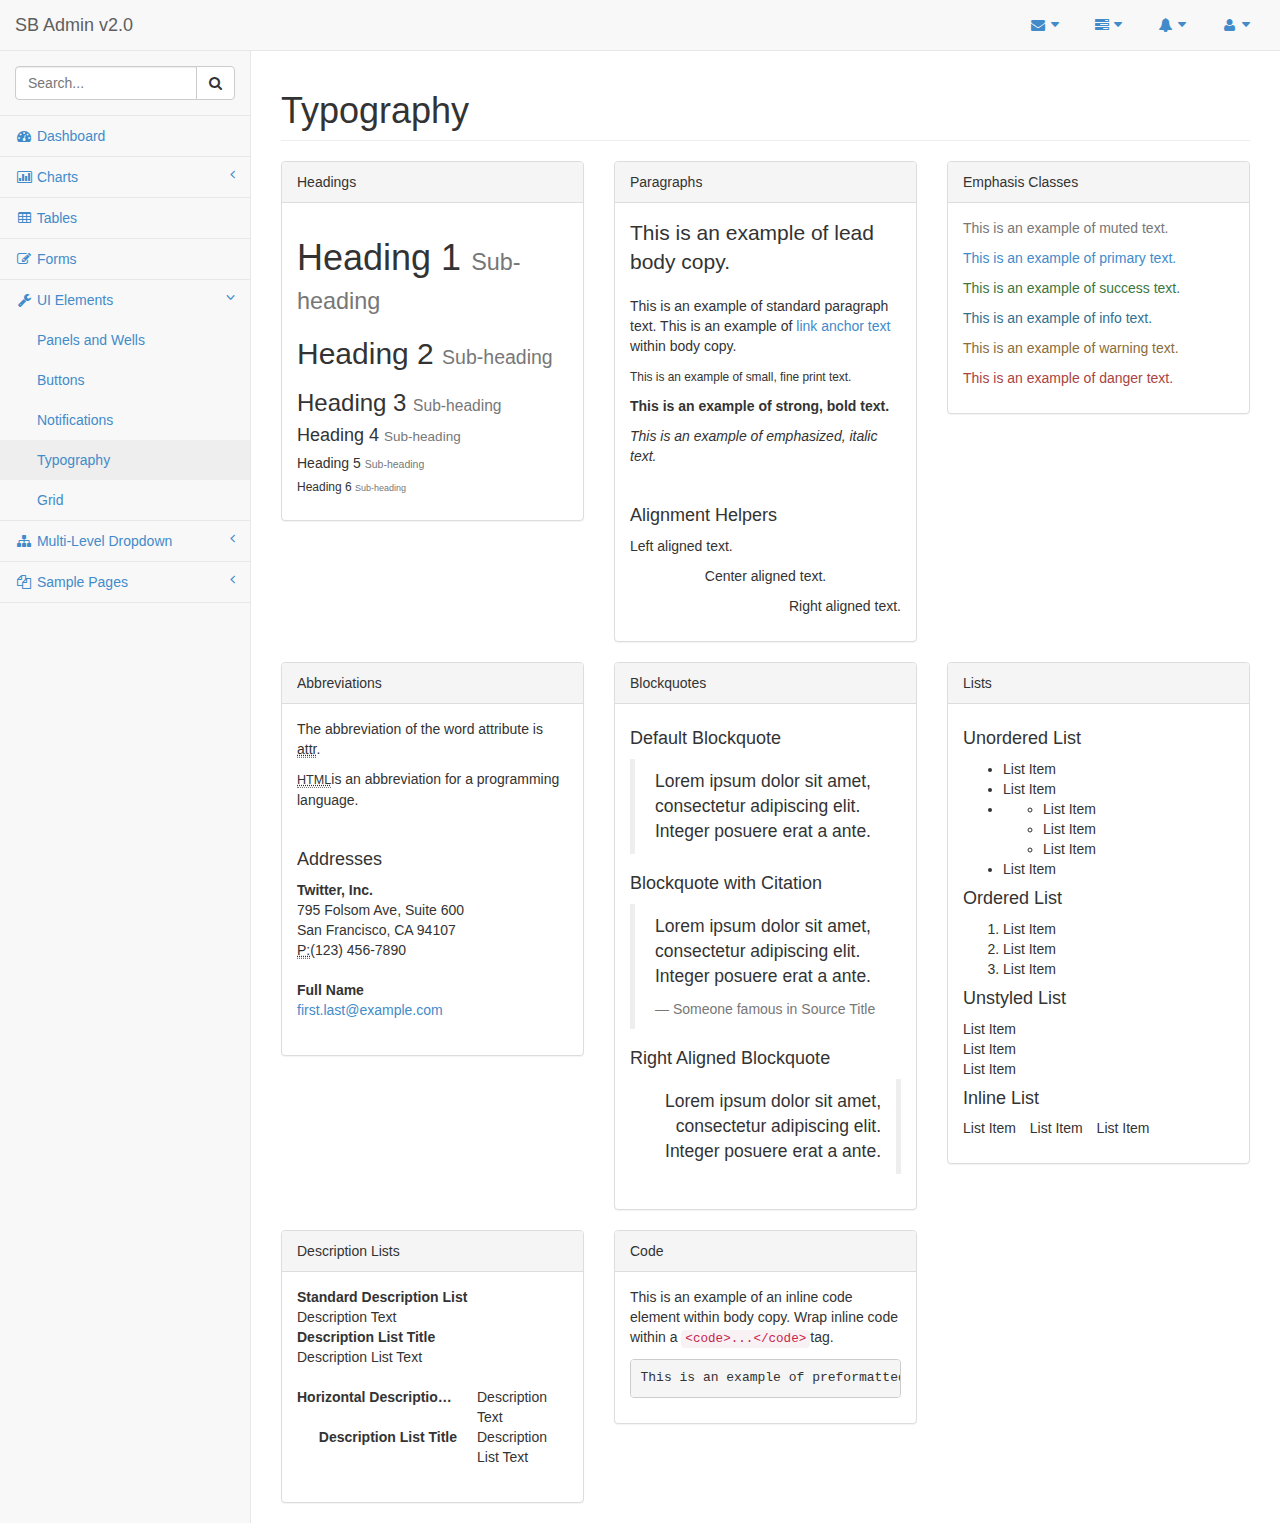
<file: Working/typography.html>
<!DOCTYPE html>
<html lang="en">

<head>

    <meta charset="utf-8">
    <meta http-equiv="X-UA-Compatible" content="IE=edge">
    <meta name="viewport" content="width=device-width, initial-scale=1">
    <meta name="description" content="">
    <meta name="author" content="">

    <title>SB Admin 2 - Bootstrap Admin Theme</title>

    <!-- Bootstrap Core CSS -->
    <link href="css/bootstrap.min.css" rel="stylesheet">

    <!-- MetisMenu CSS -->
    <link href="css/plugins/metisMenu/metisMenu.min.css" rel="stylesheet">

    <!-- Custom CSS -->
    <link href="css/sb-admin-2.css" rel="stylesheet">

    <!-- Custom Fonts -->
    <link href="font-awesome-4.1.0/css/font-awesome.min.css" rel="stylesheet" type="text/css">

    <!-- HTML5 Shim and Respond.js IE8 support of HTML5 elements and media queries -->
    <!-- WARNING: Respond.js doesn't work if you view the page via file:// -->
    <!--[if lt IE 9]>
        <script src="https://oss.maxcdn.com/libs/html5shiv/3.7.0/html5shiv.js"></script>
        <script src="https://oss.maxcdn.com/libs/respond.js/1.4.2/respond.min.js"></script>
    <![endif]-->

</head>

<body>

    <div id="wrapper">

        <!-- Navigation -->
        <nav class="navbar navbar-default navbar-static-top" role="navigation" style="margin-bottom: 0">
            <div class="navbar-header">
                <button type="button" class="navbar-toggle" data-toggle="collapse" data-target=".navbar-collapse">
                    <span class="sr-only">Toggle navigation</span>
                    <span class="icon-bar"></span>
                    <span class="icon-bar"></span>
                    <span class="icon-bar"></span>
                </button>
                <a class="navbar-brand" href="index.html">SB Admin v2.0</a>
            </div>
            <!-- /.navbar-header -->

            <ul class="nav navbar-top-links navbar-right">
                <li class="dropdown">
                    <a class="dropdown-toggle" data-toggle="dropdown" href="#">
                        <i class="fa fa-envelope fa-fw"></i>  <i class="fa fa-caret-down"></i>
                    </a>
                    <ul class="dropdown-menu dropdown-messages">
                        <li>
                            <a href="#">
                                <div>
                                    <strong>John Smith</strong>
                                    <span class="pull-right text-muted">
                                        <em>Yesterday</em>
                                    </span>
                                </div>
                                <div>Lorem ipsum dolor sit amet, consectetur adipiscing elit. Pellentesque eleifend...</div>
                            </a>
                        </li>
                        <li class="divider"></li>
                        <li>
                            <a href="#">
                                <div>
                                    <strong>John Smith</strong>
                                    <span class="pull-right text-muted">
                                        <em>Yesterday</em>
                                    </span>
                                </div>
                                <div>Lorem ipsum dolor sit amet, consectetur adipiscing elit. Pellentesque eleifend...</div>
                            </a>
                        </li>
                        <li class="divider"></li>
                        <li>
                            <a href="#">
                                <div>
                                    <strong>John Smith</strong>
                                    <span class="pull-right text-muted">
                                        <em>Yesterday</em>
                                    </span>
                                </div>
                                <div>Lorem ipsum dolor sit amet, consectetur adipiscing elit. Pellentesque eleifend...</div>
                            </a>
                        </li>
                        <li class="divider"></li>
                        <li>
                            <a class="text-center" href="#">
                                <strong>Read All Messages</strong>
                                <i class="fa fa-angle-right"></i>
                            </a>
                        </li>
                    </ul>
                    <!-- /.dropdown-messages -->
                </li>
                <!-- /.dropdown -->
                <li class="dropdown">
                    <a class="dropdown-toggle" data-toggle="dropdown" href="#">
                        <i class="fa fa-tasks fa-fw"></i>  <i class="fa fa-caret-down"></i>
                    </a>
                    <ul class="dropdown-menu dropdown-tasks">
                        <li>
                            <a href="#">
                                <div>
                                    <p>
                                        <strong>Task 1</strong>
                                        <span class="pull-right text-muted">40% Complete</span>
                                    </p>
                                    <div class="progress progress-striped active">
                                        <div class="progress-bar progress-bar-success" role="progressbar" aria-valuenow="40" aria-valuemin="0" aria-valuemax="100" style="width: 40%">
                                            <span class="sr-only">40% Complete (success)</span>
                                        </div>
                                    </div>
                                </div>
                            </a>
                        </li>
                        <li class="divider"></li>
                        <li>
                            <a href="#">
                                <div>
                                    <p>
                                        <strong>Task 2</strong>
                                        <span class="pull-right text-muted">20% Complete</span>
                                    </p>
                                    <div class="progress progress-striped active">
                                        <div class="progress-bar progress-bar-info" role="progressbar" aria-valuenow="20" aria-valuemin="0" aria-valuemax="100" style="width: 20%">
                                            <span class="sr-only">20% Complete</span>
                                        </div>
                                    </div>
                                </div>
                            </a>
                        </li>
                        <li class="divider"></li>
                        <li>
                            <a href="#">
                                <div>
                                    <p>
                                        <strong>Task 3</strong>
                                        <span class="pull-right text-muted">60% Complete</span>
                                    </p>
                                    <div class="progress progress-striped active">
                                        <div class="progress-bar progress-bar-warning" role="progressbar" aria-valuenow="60" aria-valuemin="0" aria-valuemax="100" style="width: 60%">
                                            <span class="sr-only">60% Complete (warning)</span>
                                        </div>
                                    </div>
                                </div>
                            </a>
                        </li>
                        <li class="divider"></li>
                        <li>
                            <a href="#">
                                <div>
                                    <p>
                                        <strong>Task 4</strong>
                                        <span class="pull-right text-muted">80% Complete</span>
                                    </p>
                                    <div class="progress progress-striped active">
                                        <div class="progress-bar progress-bar-danger" role="progressbar" aria-valuenow="80" aria-valuemin="0" aria-valuemax="100" style="width: 80%">
                                            <span class="sr-only">80% Complete (danger)</span>
                                        </div>
                                    </div>
                                </div>
                            </a>
                        </li>
                        <li class="divider"></li>
                        <li>
                            <a class="text-center" href="#">
                                <strong>See All Tasks</strong>
                                <i class="fa fa-angle-right"></i>
                            </a>
                        </li>
                    </ul>
                    <!-- /.dropdown-tasks -->
                </li>
                <!-- /.dropdown -->
                <li class="dropdown">
                    <a class="dropdown-toggle" data-toggle="dropdown" href="#">
                        <i class="fa fa-bell fa-fw"></i>  <i class="fa fa-caret-down"></i>
                    </a>
                    <ul class="dropdown-menu dropdown-alerts">
                        <li>
                            <a href="#">
                                <div>
                                    <i class="fa fa-comment fa-fw"></i> New Comment
                                    <span class="pull-right text-muted small">4 minutes ago</span>
                                </div>
                            </a>
                        </li>
                        <li class="divider"></li>
                        <li>
                            <a href="#">
                                <div>
                                    <i class="fa fa-twitter fa-fw"></i> 3 New Followers
                                    <span class="pull-right text-muted small">12 minutes ago</span>
                                </div>
                            </a>
                        </li>
                        <li class="divider"></li>
                        <li>
                            <a href="#">
                                <div>
                                    <i class="fa fa-envelope fa-fw"></i> Message Sent
                                    <span class="pull-right text-muted small">4 minutes ago</span>
                                </div>
                            </a>
                        </li>
                        <li class="divider"></li>
                        <li>
                            <a href="#">
                                <div>
                                    <i class="fa fa-tasks fa-fw"></i> New Task
                                    <span class="pull-right text-muted small">4 minutes ago</span>
                                </div>
                            </a>
                        </li>
                        <li class="divider"></li>
                        <li>
                            <a href="#">
                                <div>
                                    <i class="fa fa-upload fa-fw"></i> Server Rebooted
                                    <span class="pull-right text-muted small">4 minutes ago</span>
                                </div>
                            </a>
                        </li>
                        <li class="divider"></li>
                        <li>
                            <a class="text-center" href="#">
                                <strong>See All Alerts</strong>
                                <i class="fa fa-angle-right"></i>
                            </a>
                        </li>
                    </ul>
                    <!-- /.dropdown-alerts -->
                </li>
                <!-- /.dropdown -->
                <li class="dropdown">
                    <a class="dropdown-toggle" data-toggle="dropdown" href="#">
                        <i class="fa fa-user fa-fw"></i>  <i class="fa fa-caret-down"></i>
                    </a>
                    <ul class="dropdown-menu dropdown-user">
                        <li><a href="#"><i class="fa fa-user fa-fw"></i> User Profile</a>
                        </li>
                        <li><a href="#"><i class="fa fa-gear fa-fw"></i> Settings</a>
                        </li>
                        <li class="divider"></li>
                        <li><a href="login.html"><i class="fa fa-sign-out fa-fw"></i> Logout</a>
                        </li>
                    </ul>
                    <!-- /.dropdown-user -->
                </li>
                <!-- /.dropdown -->
            </ul>
            <!-- /.navbar-top-links -->

            <div class="navbar-default sidebar" role="navigation">
                <div class="sidebar-nav navbar-collapse">
                    <ul class="nav" id="side-menu">
                        <li class="sidebar-search">
                            <div class="input-group custom-search-form">
                                <input type="text" class="form-control" placeholder="Search...">
                                <span class="input-group-btn">
                                <button class="btn btn-default" type="button">
                                    <i class="fa fa-search"></i>
                                </button>
                            </span>
                            </div>
                            <!-- /input-group -->
                        </li>
                        <li>
                            <a href="index.html"><i class="fa fa-dashboard fa-fw"></i> Dashboard</a>
                        </li>
                        <li>
                            <a href="#"><i class="fa fa-bar-chart-o fa-fw"></i> Charts<span class="fa arrow"></span></a>
                            <ul class="nav nav-second-level">
                                <li>
                                    <a href="flot.html">Flot Charts</a>
                                </li>
                                <li>
                                    <a href="morris.html">Morris.js Charts</a>
                                </li>
                            </ul>
                            <!-- /.nav-second-level -->
                        </li>
                        <li>
                            <a href="tables.html"><i class="fa fa-table fa-fw"></i> Tables</a>
                        </li>
                        <li>
                            <a href="forms.html"><i class="fa fa-edit fa-fw"></i> Forms</a>
                        </li>
                        <li class="active">
                            <a href="#"><i class="fa fa-wrench fa-fw"></i> UI Elements<span class="fa arrow"></span></a>
                            <ul class="nav nav-second-level">
                                <li>
                                    <a href="panels-wells.html">Panels and Wells</a>
                                </li>
                                <li>
                                    <a href="buttons.html">Buttons</a>
                                </li>
                                <li>
                                    <a href="notifications.html">Notifications</a>
                                </li>
                                <li>
                                    <a class="active" href="typography.html">Typography</a>
                                </li>
                                <li>
                                    <a href="grid.html">Grid</a>
                                </li>
                            </ul>
                            <!-- /.nav-second-level -->
                        </li>
                        <li>
                            <a href="#"><i class="fa fa-sitemap fa-fw"></i> Multi-Level Dropdown<span class="fa arrow"></span></a>
                            <ul class="nav nav-second-level">
                                <li>
                                    <a href="#">Second Level Item</a>
                                </li>
                                <li>
                                    <a href="#">Second Level Item</a>
                                </li>
                                <li>
                                    <a href="#">Third Level <span class="fa arrow"></span></a>
                                    <ul class="nav nav-third-level">
                                        <li>
                                            <a href="#">Third Level Item</a>
                                        </li>
                                        <li>
                                            <a href="#">Third Level Item</a>
                                        </li>
                                        <li>
                                            <a href="#">Third Level Item</a>
                                        </li>
                                        <li>
                                            <a href="#">Third Level Item</a>
                                        </li>
                                    </ul>
                                    <!-- /.nav-third-level -->
                                </li>
                            </ul>
                            <!-- /.nav-second-level -->
                        </li>
                        <li>
                            <a href="#"><i class="fa fa-files-o fa-fw"></i> Sample Pages<span class="fa arrow"></span></a>
                            <ul class="nav nav-second-level">
                                <li>
                                    <a href="blank.html">Blank Page</a>
                                </li>
                                <li>
                                    <a href="login.html">Login Page</a>
                                </li>
                            </ul>
                            <!-- /.nav-second-level -->
                        </li>
                    </ul>
                </div>
                <!-- /.sidebar-collapse -->
            </div>
            <!-- /.navbar-static-side -->
        </nav>

        <div id="page-wrapper">
            <div class="row">
                <div class="col-lg-12">
                    <h1 class="page-header">Typography</h1>
                </div>
                <!-- /.col-lg-12 -->
            </div>
            <!-- /.row -->
            <div class="row">
                <div class="col-lg-4">
                    <div class="panel panel-default">
                        <div class="panel-heading">
                            Headings
                        </div>
                        <div class="panel-body">
                            <h1>Heading 1
                                <small>Sub-heading</small>
                            </h1>
                            <h2>Heading 2
                                <small>Sub-heading</small>
                            </h2>
                            <h3>Heading 3
                                <small>Sub-heading</small>
                            </h3>
                            <h4>Heading 4
                                <small>Sub-heading</small>
                            </h4>
                            <h5>Heading 5
                                <small>Sub-heading</small>
                            </h5>
                            <h6>Heading 6
                                <small>Sub-heading</small>
                            </h6>
                        </div>
                        <!-- /.panel-body -->
                    </div>
                    <!-- /.panel -->
                </div>
                <!-- /.col-lg-4 -->
                <div class="col-lg-4">
                    <div class="panel panel-default">
                        <div class="panel-heading">
                            Paragraphs
                        </div>
                        <div class="panel-body">
                            <p class="lead">This is an example of lead body copy.</p>
                            <p>This is an example of standard paragraph text. This is an example of <a href="#">link anchor text</a> within body copy.</p>
                            <p>
                                <small>This is an example of small, fine print text.</small>
                            </p>
                            <p>
                                <strong>This is an example of strong, bold text.</strong>
                            </p>
                            <p>
                                <em>This is an example of emphasized, italic text.</em>
                            </p>
                            <br>
                            <h4>Alignment Helpers</h4>
                            <p class="text-left">Left aligned text.</p>
                            <p class="text-center">Center aligned text.</p>
                            <p class="text-right">Right aligned text.</p>
                        </div>
                        <!-- /.panel-body -->
                    </div>
                    <!-- /.panel -->
                </div>
                <!-- /.col-lg-4 -->
                <div class="col-lg-4">
                    <div class="panel panel-default">
                        <div class="panel-heading">
                            Emphasis Classes
                        </div>
                        <div class="panel-body">
                            <p class="text-muted">This is an example of muted text.</p>
                            <p class="text-primary">This is an example of primary text.</p>
                            <p class="text-success">This is an example of success text.</p>
                            <p class="text-info">This is an example of info text.</p>
                            <p class="text-warning">This is an example of warning text.</p>
                            <p class="text-danger">This is an example of danger text.</p>
                        </div>
                        <!-- /.panel-body -->
                    </div>
                    <!-- /.panel -->
                </div>
                <!-- /.col-lg-4 -->
            </div>
            <!-- /.row -->
            <div class="row">
                <div class="col-lg-4">
                    <div class="panel panel-default">
                        <div class="panel-heading">
                            Abbreviations
                        </div>
                        <div class="panel-body">
                            <p>The abbreviation of the word attribute is
                                <abbr title="attribute">attr</abbr>.</p>
                            <p>
                                <abbr title="HyperText Markup Language" class="initialism">HTML</abbr>is an abbreviation for a programming language.</p>
                            <br>
                            <h4>Addresses</h4>
                            <address>
                                <strong>Twitter, Inc.</strong>
                                <br>795 Folsom Ave, Suite 600
                                <br>San Francisco, CA 94107
                                <br>
                                <abbr title="Phone">P:</abbr>(123) 456-7890
                            </address>
                            <address>
                                <strong>Full Name</strong>
                                <br>
                                <a href="mailto:#">first.last@example.com</a>
                            </address>
                        </div>
                        <!-- /.panel-body -->
                    </div>
                    <!-- /.panel -->
                </div>
                <!-- /.col-lg-4 -->
                <div class="col-lg-4">
                    <div class="panel panel-default">
                        <div class="panel-heading">
                            Blockquotes
                        </div>
                        <div class="panel-body">
                            <h4>Default Blockquote</h4>
                            <blockquote>
                                <p>Lorem ipsum dolor sit amet, consectetur adipiscing elit. Integer posuere erat a ante.</p>
                            </blockquote>
                            <h4>Blockquote with Citation</h4>
                            <blockquote>
                                <p>Lorem ipsum dolor sit amet, consectetur adipiscing elit. Integer posuere erat a ante.</p>
                                <small>Someone famous in
                                    <cite title="Source Title">Source Title</cite>
                                </small>
                            </blockquote>
                            <h4>Right Aligned Blockquote</h4>
                            <blockquote class="pull-right">
                                <p>Lorem ipsum dolor sit amet, consectetur adipiscing elit. Integer posuere erat a ante.</p>
                            </blockquote>
                        </div>
                        <!-- /.panel-body -->
                    </div>
                    <!-- /.panel -->
                </div>
                <!-- /.col-lg-4 -->
                <div class="col-lg-4">
                    <div class="panel panel-default">
                        <div class="panel-heading">
                            Lists
                        </div>
                        <div class="panel-body">
                            <h4>Unordered List</h4>
                            <ul>
                                <li>List Item</li>
                                <li>List Item</li>
                                <li>
                                    <ul>
                                        <li>List Item</li>
                                        <li>List Item</li>
                                        <li>List Item</li>
                                    </ul>
                                </li>
                                <li>List Item</li>
                            </ul>
                            <h4>Ordered List</h4>
                            <ol>
                                <li>List Item</li>
                                <li>List Item</li>
                                <li>List Item</li>
                            </ol>
                            <h4>Unstyled List</h4>
                            <ul class="list-unstyled">
                                <li>List Item</li>
                                <li>List Item</li>
                                <li>List Item</li>
                            </ul>
                            <h4>Inline List</h4>
                            <ul class="list-inline">
                                <li>List Item</li>
                                <li>List Item</li>
                                <li>List Item</li>
                            </ul>
                        </div>
                        <!-- /.panel-body -->
                    </div>
                    <!-- /.panel -->
                </div>
                <!-- /.col-lg-4 -->
            </div>
            <!-- /.row -->
            <div class="row">
                <div class="col-lg-4">
                    <div class="panel panel-default">
                        <div class="panel-heading">
                            Description Lists
                        </div>
                        <div class="panel-body">
                            <dl>
                                <dt>Standard Description List</dt>
                                <dd>Description Text</dd>
                                <dt>Description List Title</dt>
                                <dd>Description List Text</dd>
                            </dl>
                            <dl class="dl-horizontal">
                                <dt>Horizontal Description List</dt>
                                <dd>Description Text</dd>
                                <dt>Description List Title</dt>
                                <dd>Description List Text</dd>
                            </dl>
                        </div>
                        <!-- /.panel-body -->
                    </div>
                    <!-- /.panel -->
                </div>
                <!-- /.col-lg-4 -->
                <div class="col-lg-4">
                    <div class="panel panel-default">
                        <div class="panel-heading">
                            Code
                        </div>
                        <div class="panel-body">
                            <p>This is an example of an inline code element within body copy. Wrap inline code within a
                                <code>&lt;code&gt;...&lt;/code&gt;</code>tag.</p>
                            <pre>This is an example of preformatted text.</pre>
                        </div>
                        <!-- /.panel-body -->
                    </div>
                    <!-- /.panel -->
                </div>
                <!-- /.col-lg-4 -->
            </div>
            <!-- /.row -->
        </div>
        <!-- /#page-wrapper -->

    </div>
    <!-- /#wrapper -->

    <!-- jQuery Version 1.11.0 -->
    <script src="js/jquery-1.11.0.js"></script>

    <!-- Bootstrap Core JavaScript -->
    <script src="js/bootstrap.min.js"></script>

    <!-- Metis Menu Plugin JavaScript -->
    <script src="js/plugins/metisMenu/metisMenu.min.js"></script>

    <!-- Custom Theme JavaScript -->
    <script src="js/sb-admin-2.js"></script>

</body>

</html>
</file>
<file: main.css>
button.link { background:none;border:none;}
#boxno3{
position:absolute;
width:62px;
height:54px;
left:10px;
top:138px;
margin:5px;
}
#boxno3a{
position:absolute;
width:62px;
height:54px;
left:454px;
top:138px;
margin:5px;
}
#boxno15{
position:absolute;
width:500px;
height:54px;
left:10px;
top:245px;
margin:5px;
}
#box{
position:absolute;
width:62px;
height:54px;
left:10px;
top:180px;
margin:5px;
border:3px solid grey;
}
#box1{
position:absolute;
width:62px;
height:54px;
left:75px;
top:180px;
margin:5px;
border:3px solid grey;
}
#box2{
position:absolute;
width:62px;
height:54px;
left:140px;
top:180px;
margin:5px;
border:3px solid grey;
}
#box3{
position:absolute;
width:62px;
height:54px;
left:205px;
top:180px;
margin:5px;
border:3px solid grey;
}
#box4{
position:absolute;
width:62px;
height:54px;
left:270px;
top:180px;
margin:5px;
border:3px solid grey;
}
#boxtotalpies{
position:absolute;
width:100px;
height:70px;
left:100px;
top:278px;
margin:5px;
border:3px solid grey;
}
#rightbox{
position:absolute;
width:400px;
height:200px;
left:450px;
top:180px;
margin:5px;
border:3px solid white;
}
#keywordbox{
position:absolute;
width:400px;
height:200px;
left:450px;
top:15px;
margin:5px;
border:3px solid white;
}
</file>
<file: Working/css/plugins/timeline.css>
.timeline {
    position: relative;
    padding: 20px 0 20px;
    list-style: none;
}

.timeline:before {
    content: " ";
    position: absolute;
    top: 0;
    bottom: 0;
    left: 50%;
    width: 3px;
    margin-left: -1.5px;
    background-color: #eeeeee;
}

.timeline > li {
    position: relative;
    margin-bottom: 20px;
}

.timeline > li:before,
.timeline > li:after {
    content: " ";
    display: table;
}

.timeline > li:after {
    clear: both;
}

.timeline > li:before,
.timeline > li:after {
    content: " ";
    display: table;
}

.timeline > li:after {
    clear: both;
}

.timeline > li > .timeline-panel {
    float: left;
    position: relative;
    width: 46%;
    padding: 20px;
    border: 1px solid #d4d4d4;
    border-radius: 2px;
    -webkit-box-shadow: 0 1px 6px rgba(0,0,0,0.175);
    box-shadow: 0 1px 6px rgba(0,0,0,0.175);
}

.timeline > li > .timeline-panel:before {
    content: " ";
    display: inline-block;
    position: absolute;
    top: 26px;
    right: -15px;
    border-top: 15px solid transparent;
    border-right: 0 solid #ccc;
    border-bottom: 15px solid transparent;
    border-left: 15px solid #ccc;
}

.timeline > li > .timeline-panel:after {
    content: " ";
    display: inline-block;
    position: absolute;
    top: 27px;
    right: -14px;
    border-top: 14px solid transparent;
    border-right: 0 solid #fff;
    border-bottom: 14px solid transparent;
    border-left: 14px solid #fff;
}

.timeline > li > .timeline-badge {
    z-index: 100;
    position: absolute;
    top: 16px;
    left: 50%;
    width: 50px;
    height: 50px;
    margin-left: -25px;
    border-radius: 50% 50% 50% 50%;
    text-align: center;
    font-size: 1.4em;
    line-height: 50px;
    color: #fff;
    background-color: #999999;
}

.timeline > li.timeline-inverted > .timeline-panel {
    float: right;
}

.timeline > li.timeline-inverted > .timeline-panel:before {
    right: auto;
    left: -15px;
    border-right-width: 15px;
    border-left-width: 0;
}

.timeline > li.timeline-inverted > .timeline-panel:after {
    right: auto;
    left: -14px;
    border-right-width: 14px;
    border-left-width: 0;
}

.timeline-badge.primary {
    background-color: #2e6da4 !important;
}

.timeline-badge.success {
    background-color: #3f903f !important;
}

.timeline-badge.warning {
    background-color: #f0ad4e !important;
}

.timeline-badge.danger {
    background-color: #d9534f !important;
}

.timeline-badge.info {
    background-color: #5bc0de !important;
}

.timeline-title {
    margin-top: 0;
    color: inherit;
}

.timeline-body > p,
.timeline-body > ul {
    margin-bottom: 0;
}

.timeline-body > p + p {
    margin-top: 5px;
}

@media(max-width:767px) {
    ul.timeline:before {
        left: 40px;
    }

    ul.timeline > li > .timeline-panel {
        width: calc(100% - 90px);
        width: -moz-calc(100% - 90px);
        width: -webkit-calc(100% - 90px);
    }

    ul.timeline > li > .timeline-badge {
        top: 16px;
        left: 15px;
        margin-left: 0;
    }

    ul.timeline > li > .timeline-panel {
        float: right;
    }

    ul.timeline > li > .timeline-panel:before {
        right: auto;
        left: -15px;
        border-right-width: 15px;
        border-left-width: 0;
    }

    ul.timeline > li > .timeline-panel:after {
        right: auto;
        left: -14px;
        border-right-width: 14px;
        border-left-width: 0;
    }
}
</file>
<file: Working/css/plugins/morris.css>
.morris-hover{position:absolute;z-index:1000}.morris-hover.morris-default-style{border-radius:10px;padding:6px;color:#666;background:rgba(255,255,255,0.8);border:solid 2px rgba(230,230,230,0.8);font-family:sans-serif;font-size:12px;text-align:center}.morris-hover.morris-default-style .morris-hover-row-label{font-weight:bold;margin:0.25em 0}
.morris-hover.morris-default-style .morris-hover-point{white-space:nowrap;margin:0.1em 0}
</file>
<file: Working/css/questions.css>
#text button {
	background: transparent;
	border: 0;
	padding: 0 0 0 6px;
}

#text button:focus {
	outline: 0;
}

#text p {
	margin: 0;
}

.horizontal {
	height: 50px;
	width: 100%
}

.box, .box_model {
	height: 100%;
	margin-right:-3px;
	display: inline-block;
}

.box {
	border: 3px solid grey;
}

.box_model {
	border: 3px solid transparent;
}

.model {
	height: 100%;
	width: 100%;
	background-color: purple;
}

.boxno15 {
	height: 50px;
	width: 100%;
}

.strech {
	height: 100%;
	margin-right: -3px;
	display: inline-block;
	position: relative;
	overflow: hidden;
}

.left_arrow, .line, .right_arrow {
	position: absolute;
	height: 100%;
}

.line {
	width: 100%;
}

.right_arrow {
	right: 0;
}

.left_arrow, .right_arrow {
	z-index: 10;
}

.boxtotalpies, .boxtotalpiesmodel {
	height: 80px;
	width: 30%;
	display: table;
	overflow:hidden;
	#position: relative;
}

.boxtotalpies {
	border: 3px solid grey;
}

.boxtotalpiesmodel {
	border: 3px solid transparent;
}

#totalpiesmodel {
	background-color: blue;
	#position: absolute; 
	#top: 50%;
	display: table-cell; 
	vertical-align: middle;
}

.center_text {
	text-align: center;
	#position: relative;
	#top: -50%;
	color:white;
}
</file>
<file: Working/css/plugins/metisMenu/metisMenu.min.css>
.arrow{float:right}.glyphicon.arrow:before{content:"\e079"}.active>a>.glyphicon.arrow:before{content:"\e114"}.fa.arrow:before{content:"\f104"}.active>a>.fa.arrow:before{content:"\f107"}.plus-times{float:right}.fa.plus-times:before{content:"\f067"}.active>a>.fa.plus-times{filter:progid:DXImageTransform.Microsoft.BasicImage(rotation=1);-webkit-transform:rotate(45deg);-moz-transform:rotate(45deg);-ms-transform:rotate(45deg);-o-transform:rotate(45deg);transform:rotate(45deg)}.plus-minus{float:right}.fa.plus-minus:before{content:"\f067"}.active>a>.fa.plus-minus:before{content:"\f068"}
</file>
<file: Working/css/plugins/social-buttons.css>
@import url(//netdna.bootstrapcdn.com/font-awesome/4.0.3/css/font-awesome.min.css);
/*
 * Social Buttons for Bootstrap
 *
 * Copyright 2013 Panayiotis Lipiridis
 * Licensed under the MIT License
 *
 * https://github.com/lipis/bootstrap-social
 */

.btn-social{position:relative;padding-left:44px;text-align:left;white-space:nowrap;overflow:hidden;text-overflow:ellipsis}.btn-social :first-child{position:absolute;left:0;top:0;bottom:0;width:32px;line-height:34px;font-size:1.6em;text-align:center;border-right:1px solid rgba(0,0,0,0.2)}
.btn-social.btn-lg{padding-left:61px}.btn-social.btn-lg :first-child{line-height:45px;width:45px;font-size:1.8em}
.btn-social.btn-sm{padding-left:38px}.btn-social.btn-sm :first-child{line-height:28px;width:28px;font-size:1.4em}
.btn-social.btn-xs{padding-left:30px}.btn-social.btn-xs :first-child{line-height:20px;width:20px;font-size:1.2em}
.btn-social-icon{position:relative;padding-left:44px;text-align:left;white-space:nowrap;overflow:hidden;text-overflow:ellipsis;height:34px;width:34px;padding-left:0;padding-right:0}.btn-social-icon :first-child{position:absolute;left:0;top:0;bottom:0;width:32px;line-height:34px;font-size:1.6em;text-align:center;border-right:1px solid rgba(0,0,0,0.2)}
.btn-social-icon.btn-lg{padding-left:61px}.btn-social-icon.btn-lg :first-child{line-height:45px;width:45px;font-size:1.8em}
.btn-social-icon.btn-sm{padding-left:38px}.btn-social-icon.btn-sm :first-child{line-height:28px;width:28px;font-size:1.4em}
.btn-social-icon.btn-xs{padding-left:30px}.btn-social-icon.btn-xs :first-child{line-height:20px;width:20px;font-size:1.2em}
.btn-social-icon :first-child{border:none;text-align:center;width:100% !important}
.btn-social-icon.btn-lg{height:45px;width:45px;padding-left:0;padding-right:0}
.btn-social-icon.btn-sm{height:30px;width:30px;padding-left:0;padding-right:0}
.btn-social-icon.btn-xs{height:22px;width:22px;padding-left:0;padding-right:0}
.btn-bitbucket{color:#fff;background-color:#205081;border-color:rgba(0,0,0,0.2)}.btn-bitbucket:hover,.btn-bitbucket:focus,.btn-bitbucket:active,.btn-bitbucket.active,.open .dropdown-toggle.btn-bitbucket{color:#fff;background-color:#183c60;border-color:rgba(0,0,0,0.2)}
.btn-bitbucket:active,.btn-bitbucket.active,.open .dropdown-toggle.btn-bitbucket{background-image:none}
.btn-bitbucket.disabled,.btn-bitbucket[disabled],fieldset[disabled] .btn-bitbucket,.btn-bitbucket.disabled:hover,.btn-bitbucket[disabled]:hover,fieldset[disabled] .btn-bitbucket:hover,.btn-bitbucket.disabled:focus,.btn-bitbucket[disabled]:focus,fieldset[disabled] .btn-bitbucket:focus,.btn-bitbucket.disabled:active,.btn-bitbucket[disabled]:active,fieldset[disabled] .btn-bitbucket:active,.btn-bitbucket.disabled.active,.btn-bitbucket[disabled].active,fieldset[disabled] .btn-bitbucket.active{background-color:#205081;border-color:rgba(0,0,0,0.2)}
.btn-dropbox{color:#fff;background-color:#1087dd;border-color:rgba(0,0,0,0.2)}.btn-dropbox:hover,.btn-dropbox:focus,.btn-dropbox:active,.btn-dropbox.active,.open .dropdown-toggle.btn-dropbox{color:#fff;background-color:#0d70b7;border-color:rgba(0,0,0,0.2)}
.btn-dropbox:active,.btn-dropbox.active,.open .dropdown-toggle.btn-dropbox{background-image:none}
.btn-dropbox.disabled,.btn-dropbox[disabled],fieldset[disabled] .btn-dropbox,.btn-dropbox.disabled:hover,.btn-dropbox[disabled]:hover,fieldset[disabled] .btn-dropbox:hover,.btn-dropbox.disabled:focus,.btn-dropbox[disabled]:focus,fieldset[disabled] .btn-dropbox:focus,.btn-dropbox.disabled:active,.btn-dropbox[disabled]:active,fieldset[disabled] .btn-dropbox:active,.btn-dropbox.disabled.active,.btn-dropbox[disabled].active,fieldset[disabled] .btn-dropbox.active{background-color:#1087dd;border-color:rgba(0,0,0,0.2)}
.btn-facebook{color:#fff;background-color:#3b5998;border-color:rgba(0,0,0,0.2)}.btn-facebook:hover,.btn-facebook:focus,.btn-facebook:active,.btn-facebook.active,.open .dropdown-toggle.btn-facebook{color:#fff;background-color:#30487b;border-color:rgba(0,0,0,0.2)}
.btn-facebook:active,.btn-facebook.active,.open .dropdown-toggle.btn-facebook{background-image:none}
.btn-facebook.disabled,.btn-facebook[disabled],fieldset[disabled] .btn-facebook,.btn-facebook.disabled:hover,.btn-facebook[disabled]:hover,fieldset[disabled] .btn-facebook:hover,.btn-facebook.disabled:focus,.btn-facebook[disabled]:focus,fieldset[disabled] .btn-facebook:focus,.btn-facebook.disabled:active,.btn-facebook[disabled]:active,fieldset[disabled] .btn-facebook:active,.btn-facebook.disabled.active,.btn-facebook[disabled].active,fieldset[disabled] .btn-facebook.active{background-color:#3b5998;border-color:rgba(0,0,0,0.2)}
.btn-flickr{color:#fff;background-color:#ff0084;border-color:rgba(0,0,0,0.2)}.btn-flickr:hover,.btn-flickr:focus,.btn-flickr:active,.btn-flickr.active,.open .dropdown-toggle.btn-flickr{color:#fff;background-color:#d6006f;border-color:rgba(0,0,0,0.2)}
.btn-flickr:active,.btn-flickr.active,.open .dropdown-toggle.btn-flickr{background-image:none}
.btn-flickr.disabled,.btn-flickr[disabled],fieldset[disabled] .btn-flickr,.btn-flickr.disabled:hover,.btn-flickr[disabled]:hover,fieldset[disabled] .btn-flickr:hover,.btn-flickr.disabled:focus,.btn-flickr[disabled]:focus,fieldset[disabled] .btn-flickr:focus,.btn-flickr.disabled:active,.btn-flickr[disabled]:active,fieldset[disabled] .btn-flickr:active,.btn-flickr.disabled.active,.btn-flickr[disabled].active,fieldset[disabled] .btn-flickr.active{background-color:#ff0084;border-color:rgba(0,0,0,0.2)}
.btn-github{color:#fff;background-color:#444;border-color:rgba(0,0,0,0.2)}.btn-github:hover,.btn-github:focus,.btn-github:active,.btn-github.active,.open .dropdown-toggle.btn-github{color:#fff;background-color:#303030;border-color:rgba(0,0,0,0.2)}
.btn-github:active,.btn-github.active,.open .dropdown-toggle.btn-github{background-image:none}
.btn-github.disabled,.btn-github[disabled],fieldset[disabled] .btn-github,.btn-github.disabled:hover,.btn-github[disabled]:hover,fieldset[disabled] .btn-github:hover,.btn-github.disabled:focus,.btn-github[disabled]:focus,fieldset[disabled] .btn-github:focus,.btn-github.disabled:active,.btn-github[disabled]:active,fieldset[disabled] .btn-github:active,.btn-github.disabled.active,.btn-github[disabled].active,fieldset[disabled] .btn-github.active{background-color:#444;border-color:rgba(0,0,0,0.2)}
.btn-google-plus{color:#fff;background-color:#dd4b39;border-color:rgba(0,0,0,0.2)}.btn-google-plus:hover,.btn-google-plus:focus,.btn-google-plus:active,.btn-google-plus.active,.open .dropdown-toggle.btn-google-plus{color:#fff;background-color:#ca3523;border-color:rgba(0,0,0,0.2)}
.btn-google-plus:active,.btn-google-plus.active,.open .dropdown-toggle.btn-google-plus{background-image:none}
.btn-google-plus.disabled,.btn-google-plus[disabled],fieldset[disabled] .btn-google-plus,.btn-google-plus.disabled:hover,.btn-google-plus[disabled]:hover,fieldset[disabled] .btn-google-plus:hover,.btn-google-plus.disabled:focus,.btn-google-plus[disabled]:focus,fieldset[disabled] .btn-google-plus:focus,.btn-google-plus.disabled:active,.btn-google-plus[disabled]:active,fieldset[disabled] .btn-google-plus:active,.btn-google-plus.disabled.active,.btn-google-plus[disabled].active,fieldset[disabled] .btn-google-plus.active{background-color:#dd4b39;border-color:rgba(0,0,0,0.2)}
.btn-instagram{color:#fff;background-color:#517fa4;border-color:rgba(0,0,0,0.2)}.btn-instagram:hover,.btn-instagram:focus,.btn-instagram:active,.btn-instagram.active,.open .dropdown-toggle.btn-instagram{color:#fff;background-color:#446a89;border-color:rgba(0,0,0,0.2)}
.btn-instagram:active,.btn-instagram.active,.open .dropdown-toggle.btn-instagram{background-image:none}
.btn-instagram.disabled,.btn-instagram[disabled],fieldset[disabled] .btn-instagram,.btn-instagram.disabled:hover,.btn-instagram[disabled]:hover,fieldset[disabled] .btn-instagram:hover,.btn-instagram.disabled:focus,.btn-instagram[disabled]:focus,fieldset[disabled] .btn-instagram:focus,.btn-instagram.disabled:active,.btn-instagram[disabled]:active,fieldset[disabled] .btn-instagram:active,.btn-instagram.disabled.active,.btn-instagram[disabled].active,fieldset[disabled] .btn-instagram.active{background-color:#517fa4;border-color:rgba(0,0,0,0.2)}
.btn-linkedin{color:#fff;background-color:#007bb6;border-color:rgba(0,0,0,0.2)}.btn-linkedin:hover,.btn-linkedin:focus,.btn-linkedin:active,.btn-linkedin.active,.open .dropdown-toggle.btn-linkedin{color:#fff;background-color:#005f8d;border-color:rgba(0,0,0,0.2)}
.btn-linkedin:active,.btn-linkedin.active,.open .dropdown-toggle.btn-linkedin{background-image:none}
.btn-linkedin.disabled,.btn-linkedin[disabled],fieldset[disabled] .btn-linkedin,.btn-linkedin.disabled:hover,.btn-linkedin[disabled]:hover,fieldset[disabled] .btn-linkedin:hover,.btn-linkedin.disabled:focus,.btn-linkedin[disabled]:focus,fieldset[disabled] .btn-linkedin:focus,.btn-linkedin.disabled:active,.btn-linkedin[disabled]:active,fieldset[disabled] .btn-linkedin:active,.btn-linkedin.disabled.active,.btn-linkedin[disabled].active,fieldset[disabled] .btn-linkedin.active{background-color:#007bb6;border-color:rgba(0,0,0,0.2)}
.btn-pinterest{color:#fff;background-color:#cb2027;border-color:rgba(0,0,0,0.2)}.btn-pinterest:hover,.btn-pinterest:focus,.btn-pinterest:active,.btn-pinterest.active,.open .dropdown-toggle.btn-pinterest{color:#fff;background-color:#a81a20;border-color:rgba(0,0,0,0.2)}
.btn-pinterest:active,.btn-pinterest.active,.open .dropdown-toggle.btn-pinterest{background-image:none}
.btn-pinterest.disabled,.btn-pinterest[disabled],fieldset[disabled] .btn-pinterest,.btn-pinterest.disabled:hover,.btn-pinterest[disabled]:hover,fieldset[disabled] .btn-pinterest:hover,.btn-pinterest.disabled:focus,.btn-pinterest[disabled]:focus,fieldset[disabled] .btn-pinterest:focus,.btn-pinterest.disabled:active,.btn-pinterest[disabled]:active,fieldset[disabled] .btn-pinterest:active,.btn-pinterest.disabled.active,.btn-pinterest[disabled].active,fieldset[disabled] .btn-pinterest.active{background-color:#cb2027;border-color:rgba(0,0,0,0.2)}
.btn-tumblr{color:#fff;background-color:#2c4762;border-color:rgba(0,0,0,0.2)}.btn-tumblr:hover,.btn-tumblr:focus,.btn-tumblr:active,.btn-tumblr.active,.open .dropdown-toggle.btn-tumblr{color:#fff;background-color:#1f3346;border-color:rgba(0,0,0,0.2)}
.btn-tumblr:active,.btn-tumblr.active,.open .dropdown-toggle.btn-tumblr{background-image:none}
.btn-tumblr.disabled,.btn-tumblr[disabled],fieldset[disabled] .btn-tumblr,.btn-tumblr.disabled:hover,.btn-tumblr[disabled]:hover,fieldset[disabled] .btn-tumblr:hover,.btn-tumblr.disabled:focus,.btn-tumblr[disabled]:focus,fieldset[disabled] .btn-tumblr:focus,.btn-tumblr.disabled:active,.btn-tumblr[disabled]:active,fieldset[disabled] .btn-tumblr:active,.btn-tumblr.disabled.active,.btn-tumblr[disabled].active,fieldset[disabled] .btn-tumblr.active{background-color:#2c4762;border-color:rgba(0,0,0,0.2)}
.btn-twitter{color:#fff;background-color:#2ba9e1;border-color:rgba(0,0,0,0.2)}.btn-twitter:hover,.btn-twitter:focus,.btn-twitter:active,.btn-twitter.active,.open .dropdown-toggle.btn-twitter{color:#fff;background-color:#1c92c7;border-color:rgba(0,0,0,0.2)}
.btn-twitter:active,.btn-twitter.active,.open .dropdown-toggle.btn-twitter{background-image:none}
.btn-twitter.disabled,.btn-twitter[disabled],fieldset[disabled] .btn-twitter,.btn-twitter.disabled:hover,.btn-twitter[disabled]:hover,fieldset[disabled] .btn-twitter:hover,.btn-twitter.disabled:focus,.btn-twitter[disabled]:focus,fieldset[disabled] .btn-twitter:focus,.btn-twitter.disabled:active,.btn-twitter[disabled]:active,fieldset[disabled] .btn-twitter:active,.btn-twitter.disabled.active,.btn-twitter[disabled].active,fieldset[disabled] .btn-twitter.active{background-color:#2ba9e1;border-color:rgba(0,0,0,0.2)}
.btn-vk{color:#fff;background-color:#587ea3;border-color:rgba(0,0,0,0.2)}.btn-vk:hover,.btn-vk:focus,.btn-vk:active,.btn-vk.active,.open .dropdown-toggle.btn-vk{color:#fff;background-color:#4a6a89;border-color:rgba(0,0,0,0.2)}
.btn-vk:active,.btn-vk.active,.open .dropdown-toggle.btn-vk{background-image:none}
.btn-vk.disabled,.btn-vk[disabled],fieldset[disabled] .btn-vk,.btn-vk.disabled:hover,.btn-vk[disabled]:hover,fieldset[disabled] .btn-vk:hover,.btn-vk.disabled:focus,.btn-vk[disabled]:focus,fieldset[disabled] .btn-vk:focus,.btn-vk.disabled:active,.btn-vk[disabled]:active,fieldset[disabled] .btn-vk:active,.btn-vk.disabled.active,.btn-vk[disabled].active,fieldset[disabled] .btn-vk.active{background-color:#587ea3;border-color:rgba(0,0,0,0.2)}


/* 
 * Only for this example - not needed for the buttons
 * ----------------------------------------------------- */
.btn-social-icon {margin-bottom: 4px;}
.social-class .social-hex{font-family:Monaco,Menlo,Consolas,"Courier New",monospace;font-size:10px;opacity:.3;float:right}
.social-class li{margin-bottom:4px}.social-class li:hover .social-hex{opacity:1}
.social-class li:hover code{background-color:#e8e8ee}
.social-class code{cursor:default}
</file>
<file: Working/css/sb-admin-2.css>
/*!
 * Start Bootstrap - SB Admin 2 Bootstrap Admin Theme (http://startbootstrap.com)
 * Code licensed under the Apache License v2.0.
 * For details, see http://www.apache.org/licenses/LICENSE-2.0.
 */

body {
    background-color: #f8f8f8;
}

#wrapper {
    width: 100%;
}

#page-wrapper {
    padding: 0 15px;
    min-height: 568px;
    background-color: #fff;
}

@media(min-width:768px) {
    #page-wrapper {
        position: inherit;
        margin: 0 0 0 250px;
        padding: 0 30px;
        border-left: 1px solid #e7e7e7;
    }
}

.navbar-top-links li {
    display: inline-block;
}

.navbar-top-links li:last-child {
    margin-right: 15px;
}

.navbar-top-links li a {
    padding: 15px;
    min-height: 50px;
}

.navbar-top-links .dropdown-menu li {
    display: block;
}

.navbar-top-links .dropdown-menu li:last-child {
    margin-right: 0;
}

.navbar-top-links .dropdown-menu li a {
    padding: 3px 20px;
    min-height: 0;
}

.navbar-top-links .dropdown-menu li a div {
    white-space: normal;
}

.navbar-top-links .dropdown-messages,
.navbar-top-links .dropdown-tasks,
.navbar-top-links .dropdown-alerts {
    width: 310px;
    min-width: 0;
}

.navbar-top-links .dropdown-messages {
    margin-left: 5px;
}

.navbar-top-links .dropdown-tasks {
    margin-left: -59px;
}

.navbar-top-links .dropdown-alerts {
    margin-left: -123px;
}

.navbar-top-links .dropdown-user {
    right: 0;
    left: auto;
}

.sidebar .sidebar-nav.navbar-collapse {
    padding-right: 0;
    padding-left: 0;
}

.sidebar .sidebar-search {
    padding: 15px;
}

.sidebar ul li {
    border-bottom: 1px solid #e7e7e7;
}

.sidebar ul li a.active {
    background-color: #eee;
}

.sidebar .arrow {
    float: right;
}

.sidebar .fa.arrow:before {
    content: "\f104";
}

.sidebar .active>a>.fa.arrow:before {
    content: "\f107";
}

.sidebar .nav-second-level li,
.sidebar .nav-third-level li {
    border-bottom: 0!important;
}

.sidebar .nav-second-level li a {
    padding-left: 37px;
}

.sidebar .nav-third-level li a {
    padding-left: 52px;
}

@media(min-width:768px) {
    .sidebar {
        z-index: 1;
        position: absolute;
        width: 250px;
        margin-top: 51px;
    }

    .navbar-top-links .dropdown-messages,
    .navbar-top-links .dropdown-tasks,
    .navbar-top-links .dropdown-alerts {
        margin-left: auto;
    }
}

.btn-outline {
    color: inherit;
    background-color: transparent;
    transition: all .5s;
}

.btn-primary.btn-outline {
    color: #428bca;
}

.btn-success.btn-outline {
    color: #5cb85c;
}

.btn-info.btn-outline {
    color: #5bc0de;
}

.btn-warning.btn-outline {
    color: #f0ad4e;
}

.btn-danger.btn-outline {
    color: #d9534f;
}

.btn-primary.btn-outline:hover,
.btn-success.btn-outline:hover,
.btn-info.btn-outline:hover,
.btn-warning.btn-outline:hover,
.btn-danger.btn-outline:hover {
    color: #fff;
}

.chat {
    margin: 0;
    padding: 0;
    list-style: none;
}

.chat li {
    margin-bottom: 10px;
    padding-bottom: 5px;
    border-bottom: 1px dotted #999;
}

.chat li.left .chat-body {
    margin-left: 60px;
}

.chat li.right .chat-body {
    margin-right: 60px;
}

.chat li .chat-body p {
    margin: 0;
}

.panel .slidedown .glyphicon,
.chat .glyphicon {
    margin-right: 5px;
}

.chat-panel .panel-body {
    height: 350px;
    overflow-y: scroll;
}

.login-panel {
    margin-top: 25%;
}

.flot-chart {
    display: block;
    height: 400px;
}

.flot-chart-content {
    width: 100%;
    height: 100%;
}

table.dataTable thead .sorting,
table.dataTable thead .sorting_asc,
table.dataTable thead .sorting_desc,
table.dataTable thead .sorting_asc_disabled,
table.dataTable thead .sorting_desc_disabled {
    background: 0 0;
}

table.dataTable thead .sorting_asc:after {
    content: "\f0de";
    float: right;
    font-family: fontawesome;
}

table.dataTable thead .sorting_desc:after {
    content: "\f0dd";
    float: right;
    font-family: fontawesome;
}

table.dataTable thead .sorting:after {
    content: "\f0dc";
    float: right;
    font-family: fontawesome;
    color: rgba(50,50,50,.5);
}

.btn-circle {
    width: 30px;
    height: 30px;
    padding: 6px 0;
    border-radius: 15px;
    text-align: center;
    font-size: 12px;
    line-height: 1.428571429;
}

.btn-circle.btn-lg {
    width: 50px;
    height: 50px;
    padding: 10px 16px;
    border-radius: 25px;
    font-size: 18px;
    line-height: 1.33;
}

.btn-circle.btn-xl {
    width: 70px;
    height: 70px;
    padding: 10px 16px;
    border-radius: 35px;
    font-size: 24px;
    line-height: 1.33;
}

.show-grid [class^=col-] {
    padding-top: 10px;
    padding-bottom: 10px;
    border: 1px solid #ddd;
    background-color: #eee!important;
}

.show-grid {
    margin: 15px 0;
}

.huge {
    font-size: 40px;
}

.panel-green {
    border-color: #5cb85c;
}

.panel-green .panel-heading {
    border-color: #5cb85c;
    color: #fff;
    background-color: #5cb85c;
}

.panel-green a {
    color: #5cb85c;
}

.panel-green a:hover {
    color: #3d8b3d;
}

.panel-red {
    border-color: #d9534f;
}

.panel-red .panel-heading {
    border-color: #d9534f;
    color: #fff;
    background-color: #d9534f;
}

.panel-red a {
    color: #d9534f;
}

.panel-red a:hover {
    color: #b52b27;
}

.panel-yellow {
    border-color: #f0ad4e;
}

.panel-yellow .panel-heading {
    border-color: #f0ad4e;
    color: #fff;
    background-color: #f0ad4e;
}

.panel-yellow a {
    color: #f0ad4e;
}

.panel-yellow a:hover {
    color: #df8a13;
}
</file>
